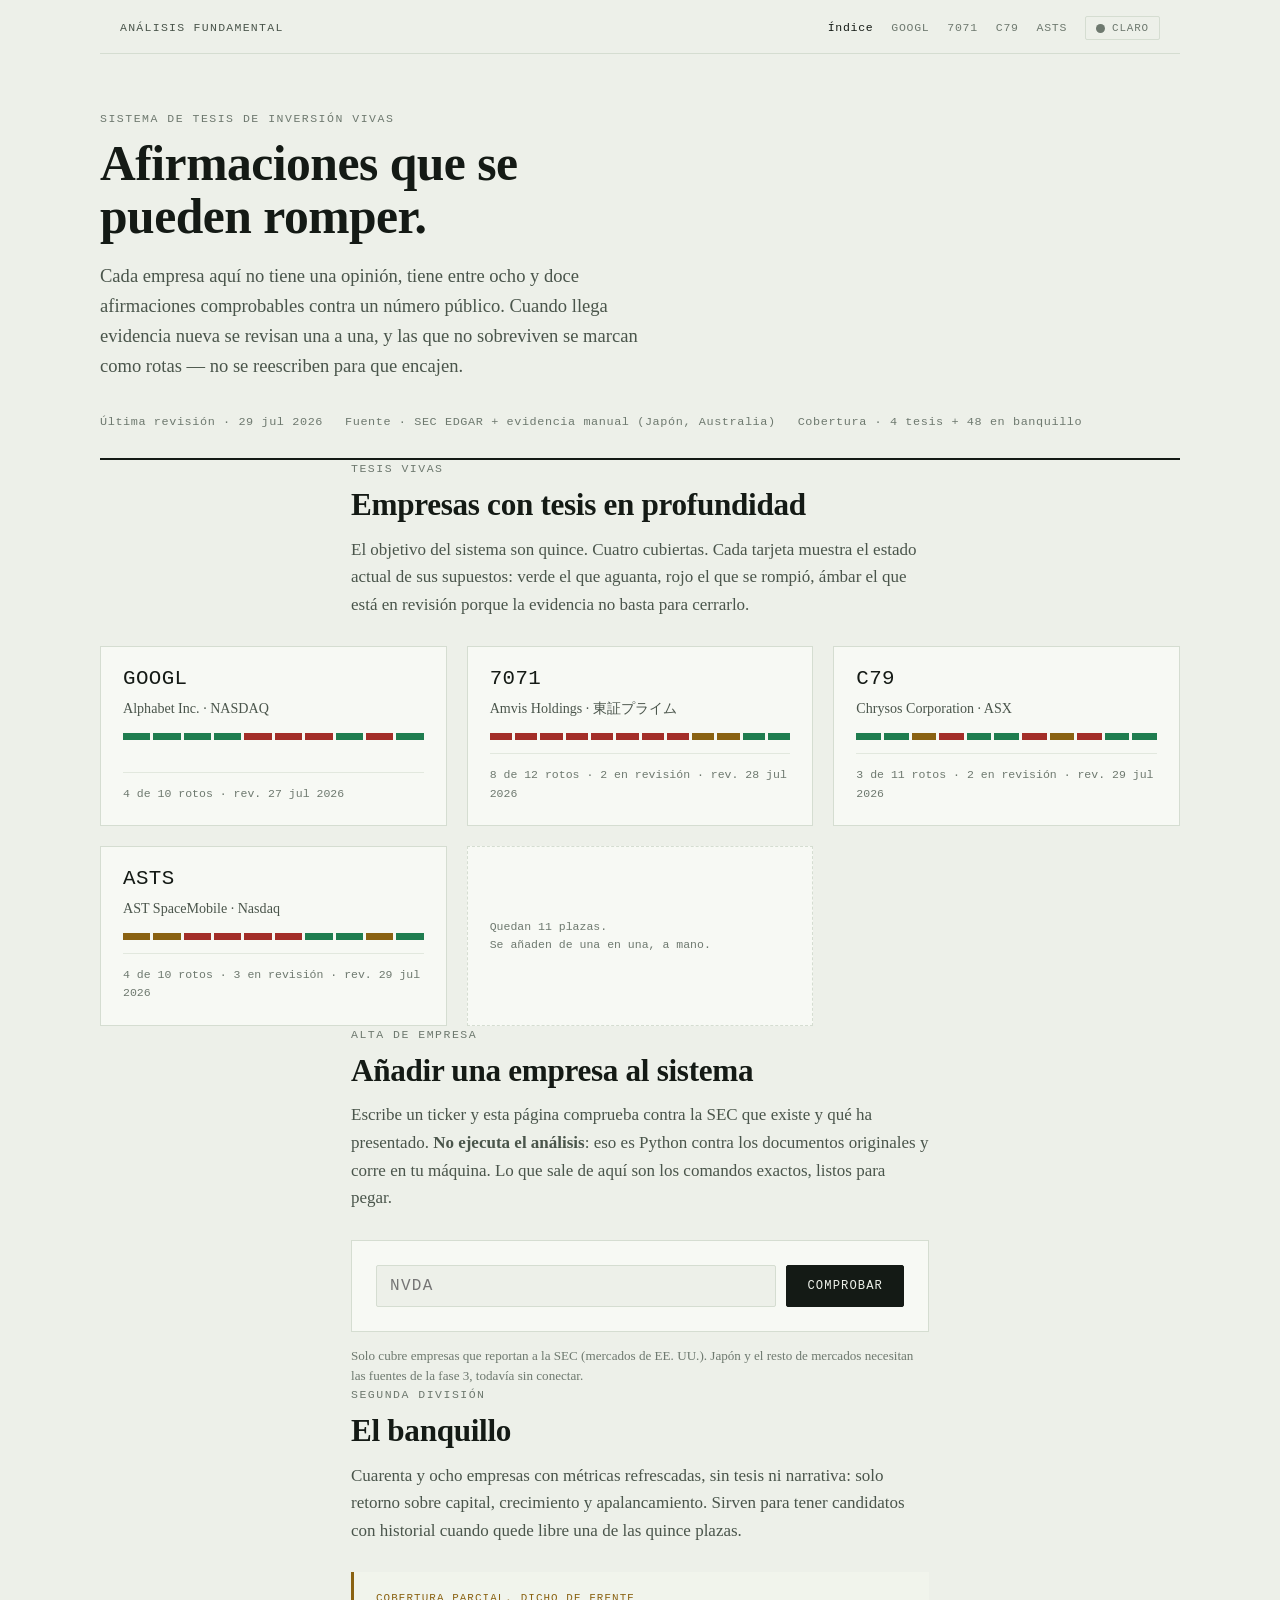
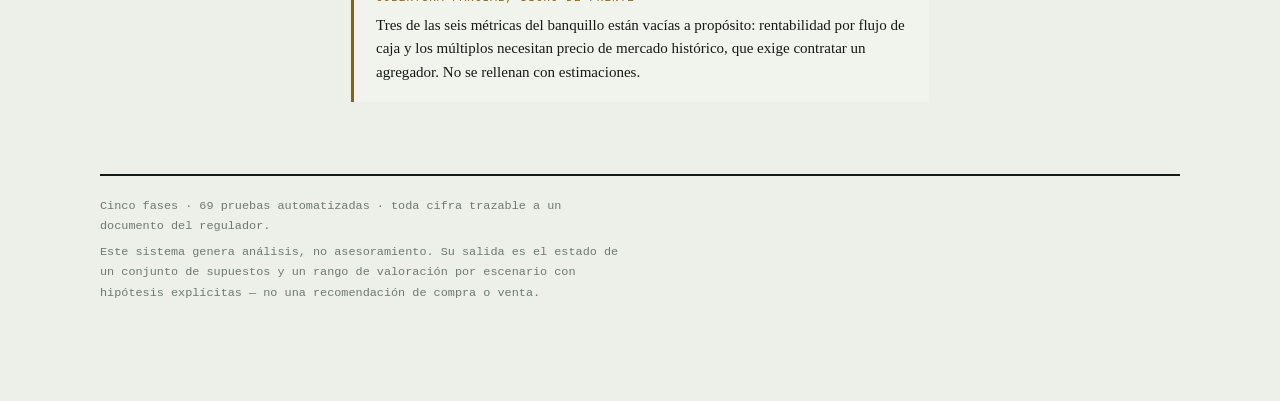
<file: index.html>
<!DOCTYPE html>
<html lang="es">
<head>
<meta charset="UTF-8" />
<meta name="viewport" content="width=device-width, initial-scale=1" />
<title>Análisis fundamental — tesis de inversión vivas</title>
<meta name="description" content="Sistema de tesis de inversión con supuestos falsables contra números públicos. Estado de cada empresa, valoración por escenarios y validación por backtest, con toda cifra trazable a un documento de la SEC." />
<meta name="author" content="Pedro Sánchez Ramírez" />
<meta name="color-scheme" content="light dark" />
<meta name="theme-color" content="#EDF0E9" media="(prefers-color-scheme: light)" />
<meta name="theme-color" content="#0E120F" media="(prefers-color-scheme: dark)" />
<link rel="canonical" href="https://analysis.pampaiter.com/" />
<meta property="og:type" content="website" />
<meta property="og:title" content="Análisis fundamental — tesis de inversión vivas" />
<meta property="og:description" content="Sistema de tesis de inversión con supuestos falsables contra números públicos. Estado de cada empresa, valoración por escenarios y validación por backtest, con toda cifra trazable a un documento de la SEC." />
<meta property="og:url" content="https://analysis.pampaiter.com/" />
<meta property="og:locale" content="es_ES" />
<meta name="twitter:card" content="summary" />
<meta name="twitter:title" content="Análisis fundamental — tesis de inversión vivas" />
<meta name="twitter:description" content="Sistema de tesis de inversión con supuestos falsables contra números públicos. Estado de cada empresa, valoración por escenarios y validación por backtest, con toda cifra trazable a un documento de la SEC." />
<link rel="stylesheet" href="assets/base.css" />
</head>
<body>
<div class="sitebar">
  <a class="brand" href="./">Análisis fundamental</a>
  <nav><a href="./" aria-current="page">Índice</a><a href="./googl/">GOOGL</a><a href="./7071/">7071</a><a href="./c79/">C79</a><a href="./asts/">ASTS</a><button class="theme-toggle" type="button" id="themeToggle" aria-label="Cambiar entre tema claro y oscuro"><i class="ic"></i><span id="themeLabel">Tema</span></button></nav>
</div>
<div class="page">

<div class="wide">
  <header class="masthead">
    <span class="eyebrow">Sistema de tesis de inversión vivas</span>
    <h1>Afirmaciones que se<br>pueden romper.</h1>
    <p class="lede">Cada empresa aquí no tiene una opinión, tiene entre ocho y doce afirmaciones comprobables contra un número público. Cuando llega evidencia nueva se revisan una a una, y las que no sobreviven se marcan como rotas — no se reescriben para que encajen.</p>
    <div class="dateline">
      <span>Última revisión · 29 jul 2026</span>
      <span>Fuente · SEC EDGAR + evidencia manual (Japón, Australia)</span>
      <span>Cobertura · 4 tesis + 48 en banquillo</span>
    </div>
  </header>
</div>

<section class="wide">
  <div class="col section-head">
    <span class="eyebrow">Tesis vivas</span>
    <h2>Empresas con tesis en profundidad</h2>
    <p>El objetivo del sistema son quince. Cuatro cubiertas. Cada tarjeta muestra el estado actual de sus supuestos: verde el que aguanta, rojo el que se rompió, ámbar el que está en revisión porque la evidencia no basta para cerrarlo.</p>
  </div>

  <div class="fichas">
    <a class="ficha" href="googl/">
      <span class="tk">GOOGL</span>
      <span class="nm">Alphabet Inc. · NASDAQ</span>
      <span class="barra" role="img" aria-label="6 supuestos vigentes de 10, 4 rotos">
        <i></i><i></i><i></i><i></i><i class="no"></i><i class="no"></i><i class="no"></i><i></i><i class="no"></i><i></i>
      </span>
      <span class="pie">4 de 10 rotos · rev. 27 jul 2026</span>
    </a>
    <a class="ficha" href="7071/">
      <span class="tk">7071</span>
      <span class="nm">Amvis Holdings · 東証プライム</span>
      <span class="barra" role="img" aria-label="2 supuestos vigentes de 12, 8 rotos y 2 en revisión">
        <i class="no"></i><i class="no"></i><i class="no"></i><i class="no"></i><i class="no"></i><i class="no"></i><i class="no"></i><i class="no"></i><i class="rev"></i><i class="rev"></i><i></i><i></i>
      </span>
      <span class="pie">8 de 12 rotos · 2 en revisión · rev. 28 jul 2026</span>
    </a>
    <a class="ficha" href="c79/">
      <span class="tk">C79</span>
      <span class="nm">Chrysos Corporation · ASX</span>
      <span class="barra" role="img" aria-label="6 supuestos vigentes de 11, 3 rotos y 2 en revisión">
        <i></i><i></i><i class="rev"></i><i class="no"></i><i></i><i></i><i class="no"></i><i class="rev"></i><i class="no"></i><i></i><i></i>
      </span>
      <span class="pie">3 de 11 rotos · 2 en revisión · rev. 29 jul 2026</span>
    </a>
    <a class="ficha" href="asts/">
      <span class="tk">ASTS</span>
      <span class="nm">AST SpaceMobile · Nasdaq</span>
      <span class="barra" role="img" aria-label="3 supuestos vigentes de 10, 4 rotos y 3 en revisión">
        <i class="rev"></i><i class="rev"></i><i class="no"></i><i class="no"></i><i class="no"></i><i class="no"></i><i></i><i></i><i class="rev"></i><i></i>
      </span>
      <span class="pie">4 de 10 rotos · 3 en revisión · rev. 29 jul 2026</span>
    </a>
    <div class="ficha vacia">
      <span class="pie" style="border:0;padding:0;margin:0">Quedan 11 plazas.<br>Se añaden de una en una, a mano.</span>
    </div>
  </div>
</section>

<section class="wide">
  <div class="col section-head">
    <span class="eyebrow">Alta de empresa</span>
    <h2>Añadir una empresa al sistema</h2>
    <p>Escribe un ticker y esta página comprueba contra la SEC que existe y qué ha presentado. <strong>No ejecuta el análisis</strong>: eso es Python contra los documentos originales y corre en tu máquina. Lo que sale de aquí son los comandos exactos, listos para pegar.</p>
  </div>

  <div class="col">
    <div class="alta">
      <form id="formAlta" autocomplete="off">
        <div class="fila">
          <label for="ticker" class="sr-only" style="position:absolute;width:1px;height:1px;overflow:hidden;clip:rect(0 0 0 0)">Ticker</label>
          <input type="text" id="ticker" name="ticker" placeholder="NVDA" maxlength="12" spellcheck="false" />
          <button type="submit" id="btnAlta">Comprobar</button>
        </div>
      </form>
      <div class="res" id="resultado" aria-live="polite"></div>
    </div>
    <p style="font-size:0.82rem;color:var(--muted);margin-top:14px;line-height:1.55">
      Solo cubre empresas que reportan a la SEC (mercados de EE.&nbsp;UU.). Japón y el resto de mercados necesitan las fuentes de la fase 3, todavía sin conectar.
    </p>
  </div>
</section>

<section class="wide">
  <div class="col section-head">
    <span class="eyebrow">Segunda división</span>
    <h2>El banquillo</h2>
    <p>Cuarenta y ocho empresas con métricas refrescadas, sin tesis ni narrativa: solo retorno sobre capital, crecimiento y apalancamiento. Sirven para tener candidatos con historial cuando quede libre una de las quince plazas.</p>
  </div>
  <div class="col">
    <div class="callout">
      <span class="lbl">Cobertura parcial, dicho de frente</span>
      <p style="margin:0">Tres de las seis métricas del banquillo están vacías a propósito: rentabilidad por flujo de caja y los múltiplos necesitan precio de mercado histórico, que exige contratar un agregador. No se rellenan con estimaciones.</p>
    </div>
  </div>
</section>

<div class="wide">
  <div class="col foot">
    <p style="margin:0 0 6px">Cinco fases · 69 pruebas automatizadas · toda cifra trazable a un documento del regulador.</p>
    <p style="margin:0">Este sistema genera análisis, no asesoramiento. Su salida es el estado de un conjunto de supuestos y un rango de valoración por escenario con hipótesis explícitas — no una recomendación de compra o venta.</p>
  </div>
</div>

</div>

<div id="tip" role="status" aria-live="polite"></div>

<script src="assets/app.js"></script>
<script>
(function () {
  var form = document.getElementById('formAlta'),
      input = document.getElementById('ticker'),
      btn = document.getElementById('btnAlta'),
      res = document.getElementById('resultado'),
      mapa = null;

  function esc(s) {
    return String(s == null ? '' : s).replace(/[&<>"']/g, function (c) {
      return { '&': '&amp;', '<': '&lt;', '>': '&gt;', '"': '&quot;', "'": '&#39;' }[c];
    });
  }

  function cargarMapa() {
    if (mapa) return Promise.resolve(mapa);
    return fetch('assets/tickers.json')
      .then(function (r) { if (!r.ok) throw new Error('mapa'); return r.json(); })
      .then(function (j) { mapa = j; return j; });
  }

  // El filing mas reciente de cada formulario, leyendo las columnas paralelas
  // que devuelve SEC EDGAR en filings.recent.
  function ultimos(sub) {
    var r = (sub.filings && sub.filings.recent) || {}, out = {};
    var f = r.form || [], d = r.filingDate || [];
    for (var i = 0; i < f.length; i++) {
      if (!out[f[i]]) out[f[i]] = d[i];
    }
    return out;
  }

  function comandos(tk, sub) {
    var nombre = (sub.name || '').replace(/"/g, "'");
    var mercado = (sub.exchanges && sub.exchanges.length) ? sub.exchanges.join(', ') : 'EE. UU.';
    var sector = (sub.sicDescription || '').replace(/"/g, "'");
    return '' +
      '<span class="c"># 1 · carpeta y ficha de identidad</span>\n' +
      'cd analisis-fundamental\n' +
      'mkdir -p empresas/' + tk + '/evidencia\n' +
      "cat > empresas/" + tk + "/identidad.yaml <<'YAML'\n" +
      'empresa: ' + nombre + '\n' +
      'ticker: ' + tk + '\n' +
      'mercado: "' + mercado + '"\n' +
      'sector: "' + sector + '"\n' +
      'moneda_reporte: USD\n' +
      'norma_contable: US GAAP\n' +
      'YAML\n\n' +
      '<span class="c"># 2 · descargar la evidencia desde SEC EDGAR</span>\n' +
      'export SEC_EDGAR_USER_AGENT="Nombre Apellido tu@email.com"\n' +
      'python -m ingesta.actualizar ' + tk + ' --fetch\n\n' +
      '<span class="c"># 3 · la tesis y los supuestos se escriben a mano.</span>\n' +
      '<span class="c">#     Este paso no se delega: es donde se define si hay criterio.</span>';
  }

  function pinta(tk, sub) {
    var u = ultimos(sub),
        tiene10K = u['10-K'], tiene10Q = u['10-Q'];
    var meta = [];
    if (sub.sicDescription) meta.push('Sector · ' + esc(sub.sicDescription));
    if (sub.exchanges && sub.exchanges.length) meta.push('Mercado · ' + esc(sub.exchanges.join(', ')));
    meta.push('CIK · ' + esc(sub.cik));
    var filings = [];
    ['10-K', '10-Q', '8-K', 'DEF 14A'].forEach(function (f) {
      if (u[f]) filings.push(f + ' ' + u[f]);
    });

    var aviso = '';
    if (!tiene10K && !tiene10Q) {
      aviso = '<p class="aviso" style="margin:10px 0 0">Sin 10-K ni 10-Q recientes. Puede ser un emisor extranjero (20-F) o un fondo, y el motor está pensado para empresas que reportan en US GAAP.</p>';
    }

    res.innerHTML =
      '<div class="cab"><span class="t">' + esc(tk) + '</span><span>' + esc(sub.name || '') + '</span></div>' +
      '<div class="meta">' + meta.join(' &nbsp;·&nbsp; ') + '</div>' +
      (filings.length ? '<div class="meta">Último de cada tipo &nbsp;·&nbsp; ' + esc(filings.join('  ·  ')) + '</div>' : '') +
      aviso +
      '<div class="cmd"><button class="copiar" type="button">Copiar</button><pre>' + comandos(tk, sub) + '</pre></div>';

    var bc = res.querySelector('.copiar');
    bc.addEventListener('click', function () {
      var txt = res.querySelector('.cmd pre').innerText;
      navigator.clipboard.writeText(txt).then(function () {
        bc.textContent = 'Copiado';
        setTimeout(function () { bc.textContent = 'Copiar'; }, 1600);
      }, function () { bc.textContent = 'No se pudo'; });
    });
  }

  form.addEventListener('submit', function (e) {
    e.preventDefault();
    var tk = (input.value || '').trim().toUpperCase();
    if (!tk) return;
    btn.disabled = true;
    res.innerHTML = '<div class="meta">Consultando SEC EDGAR…</div>';

    cargarMapa()
      .then(function (m) {
        var cik = m[tk];
        if (!cik) throw { tipo: 'noexiste' };
        var pad = String(cik).padStart(10, '0');
        return fetch('https://data.sec.gov/submissions/CIK' + pad + '.json');
      })
      .then(function (r) { if (!r.ok) throw { tipo: 'sec', st: r.status }; return r.json(); })
      .then(function (sub) { pinta(tk, sub); })
      .catch(function (err) {
        if (err && err.tipo === 'noexiste') {
          res.innerHTML = '<p class="err" style="margin:0">No hay ninguna empresa con el ticker <strong>' + esc(tk) + '</strong> registrada en la SEC. Comprueba la grafía; solo cubre mercados de EE.&nbsp;UU.</p>';
        } else if (err && err.tipo === 'sec') {
          res.innerHTML = '<p class="err" style="margin:0">La SEC respondió con un error (' + esc(err.st) + '). Vuelve a intentarlo en unos segundos.</p>';
        } else {
          res.innerHTML = '<p class="err" style="margin:0">No se pudo contactar con SEC EDGAR. Puede ser un corte de red o un bloqueo del navegador.</p>';
        }
      })
      .then(function () { btn.disabled = false; });
  });
})();
</script>
</body>
</html>
</file>
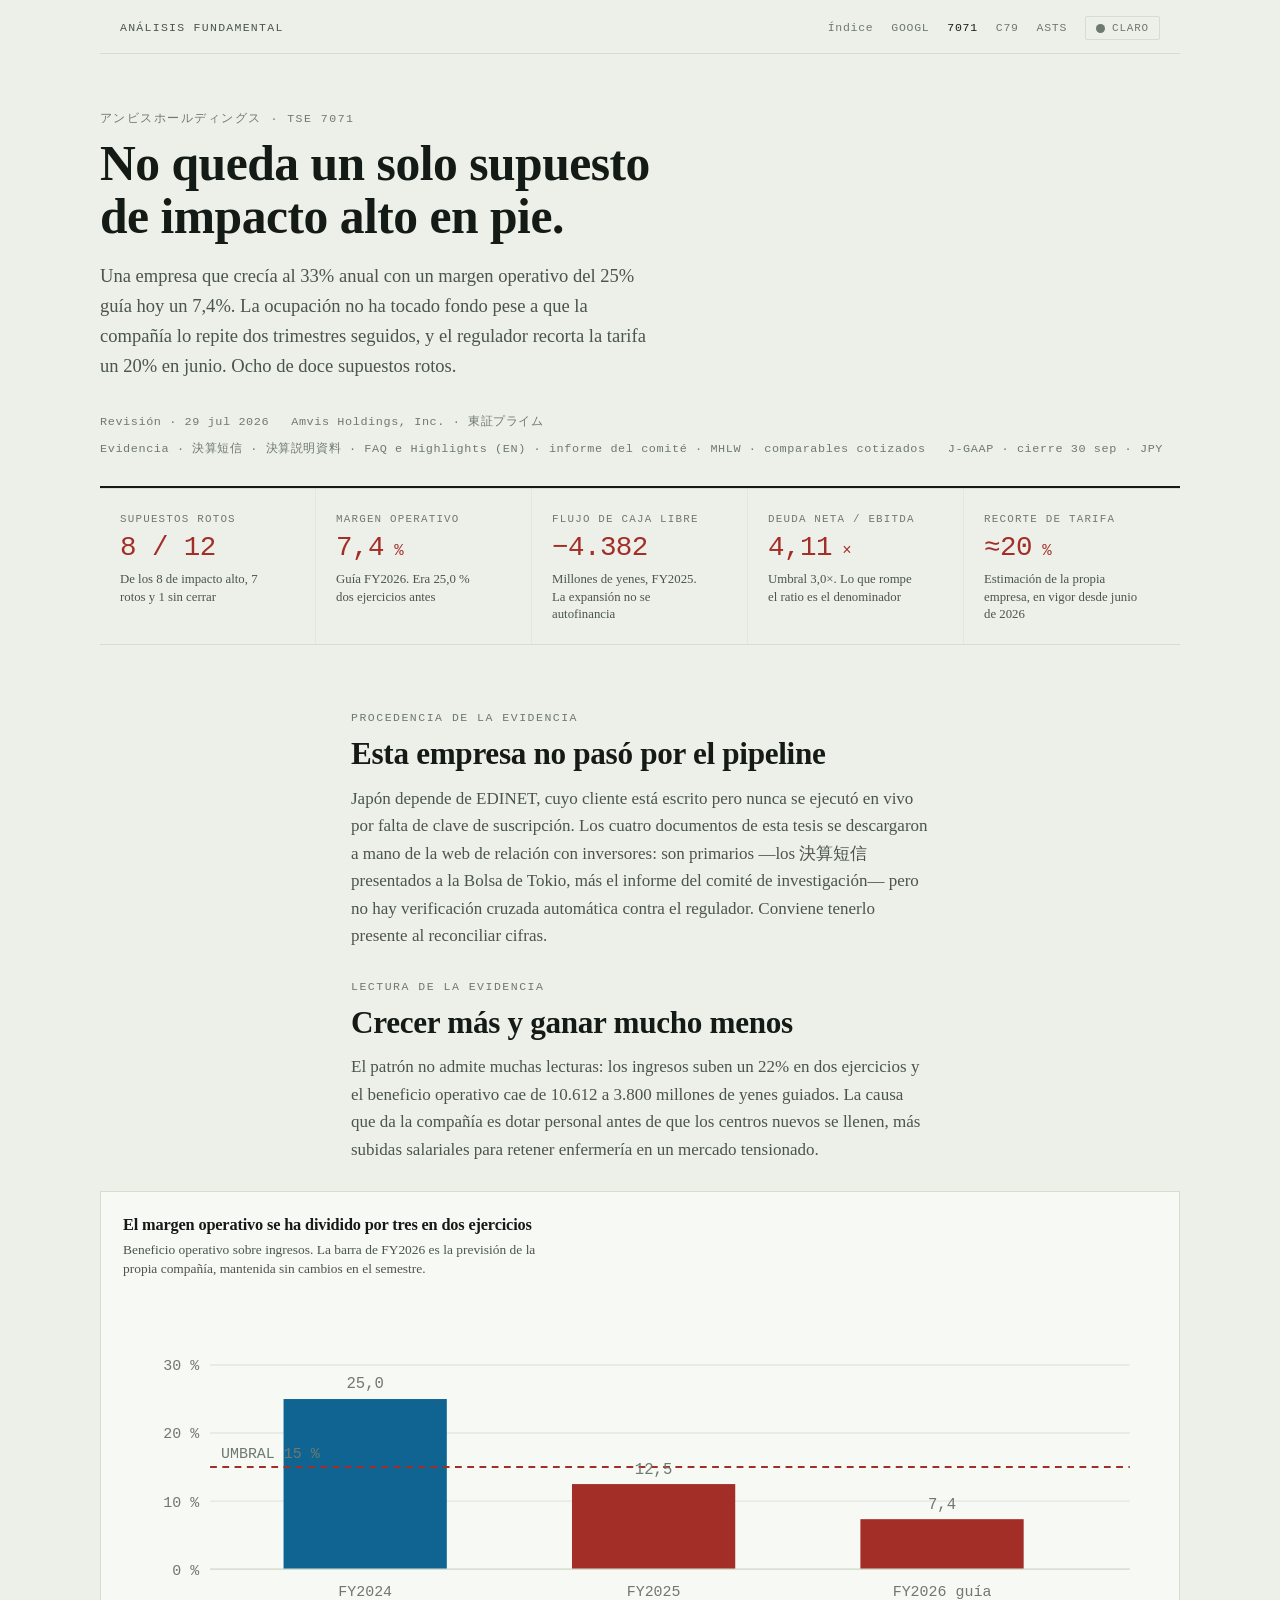
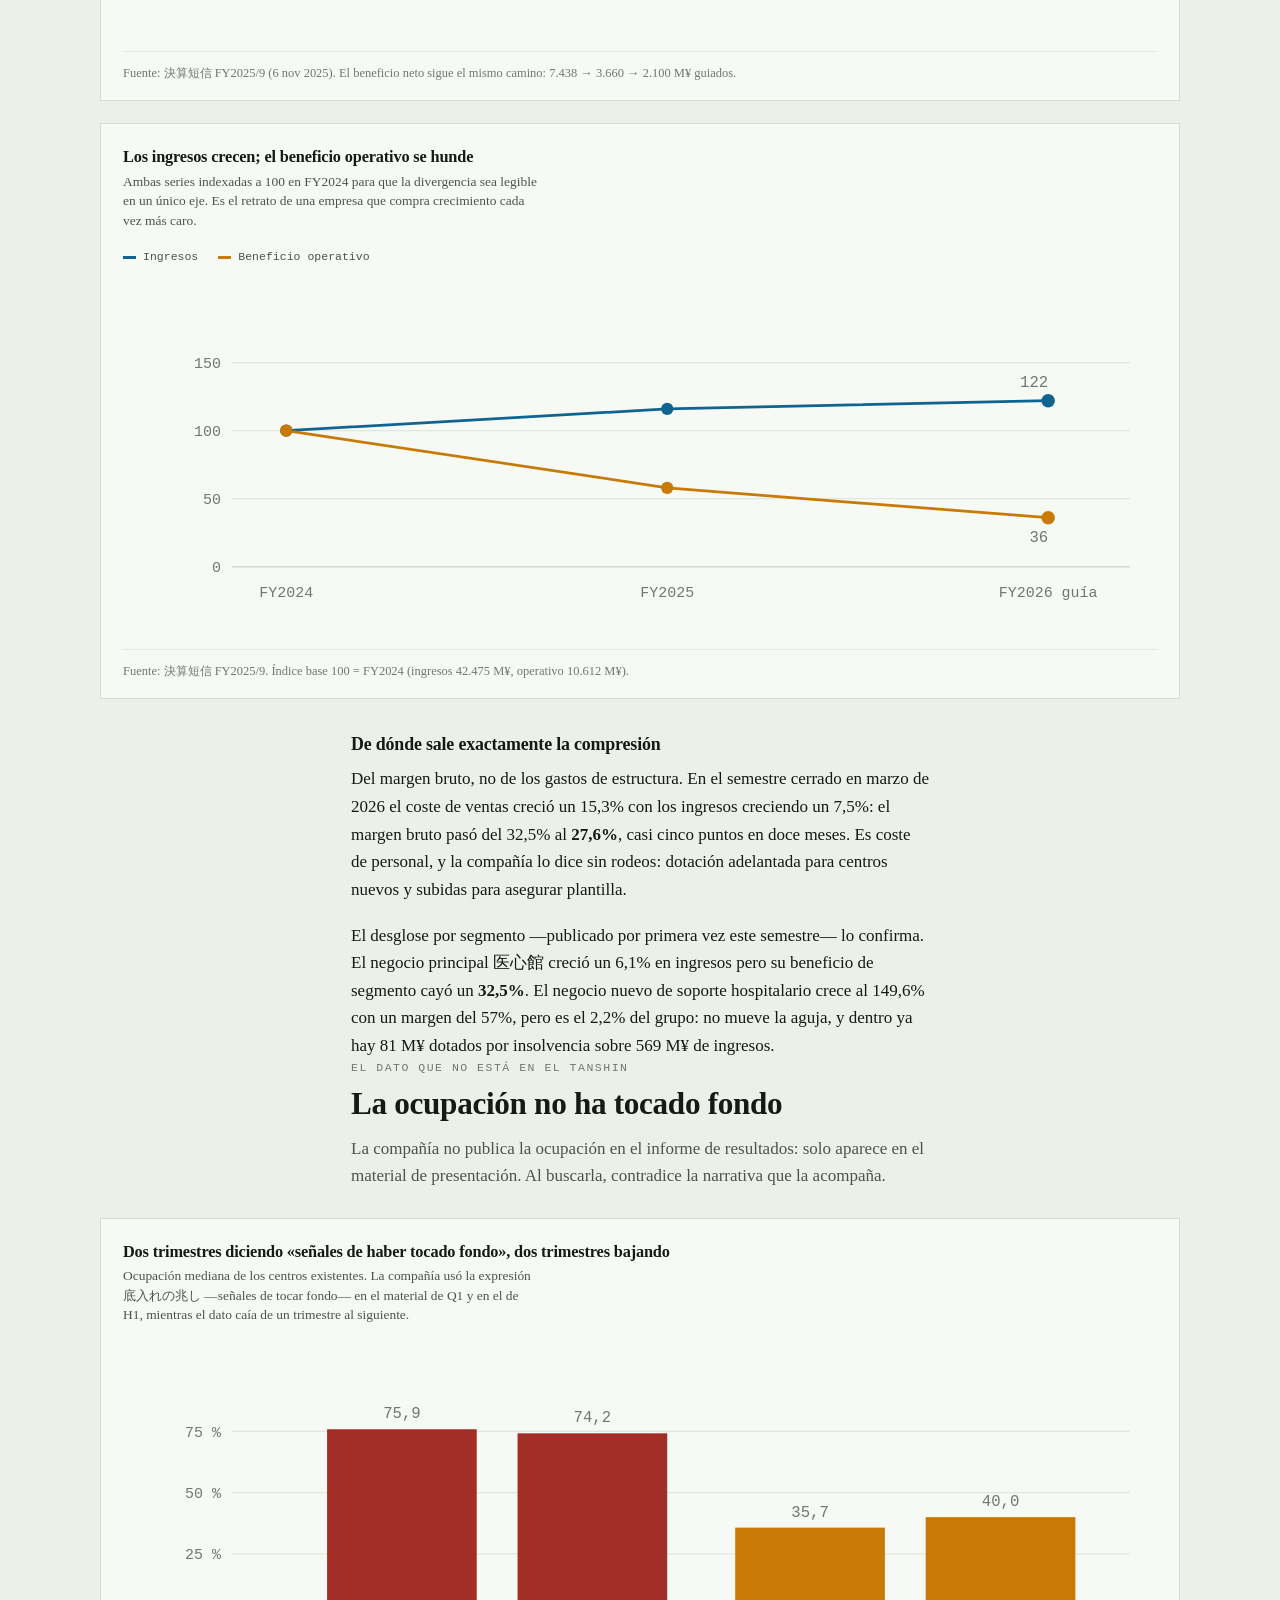
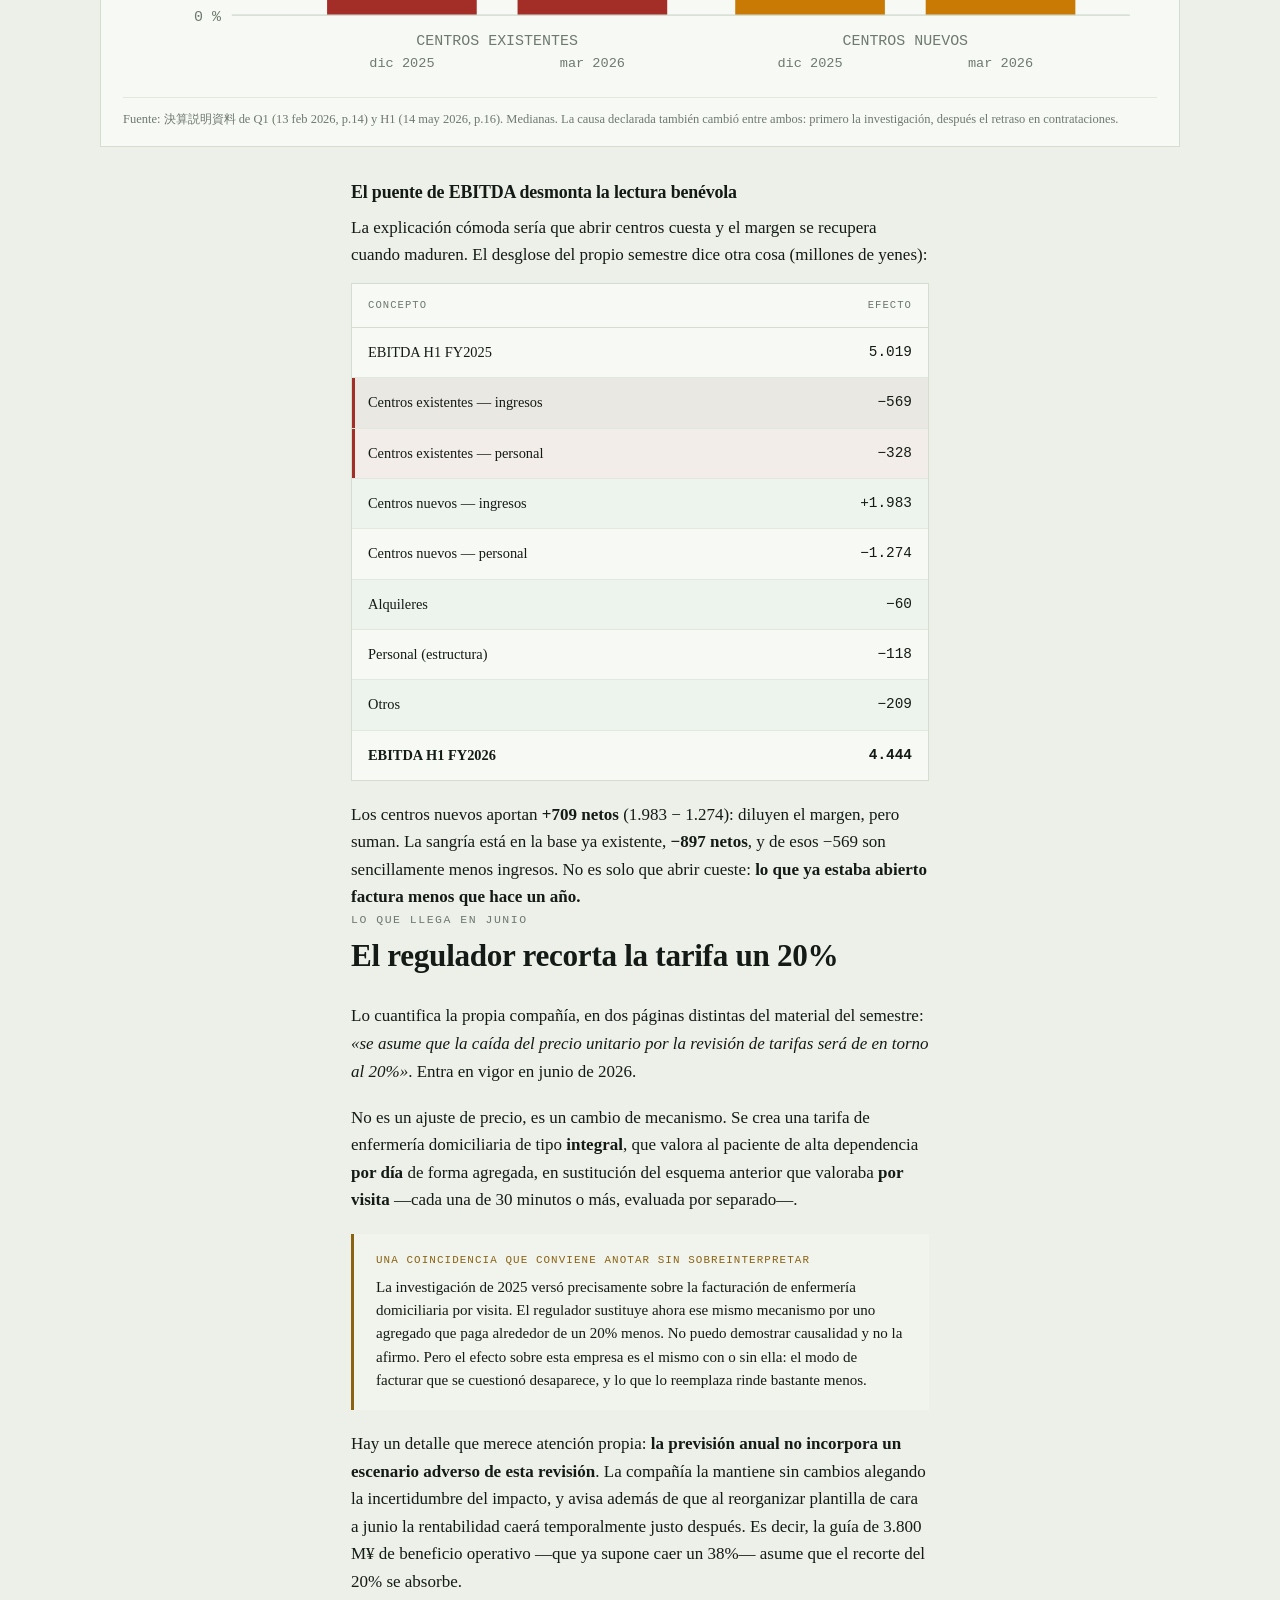
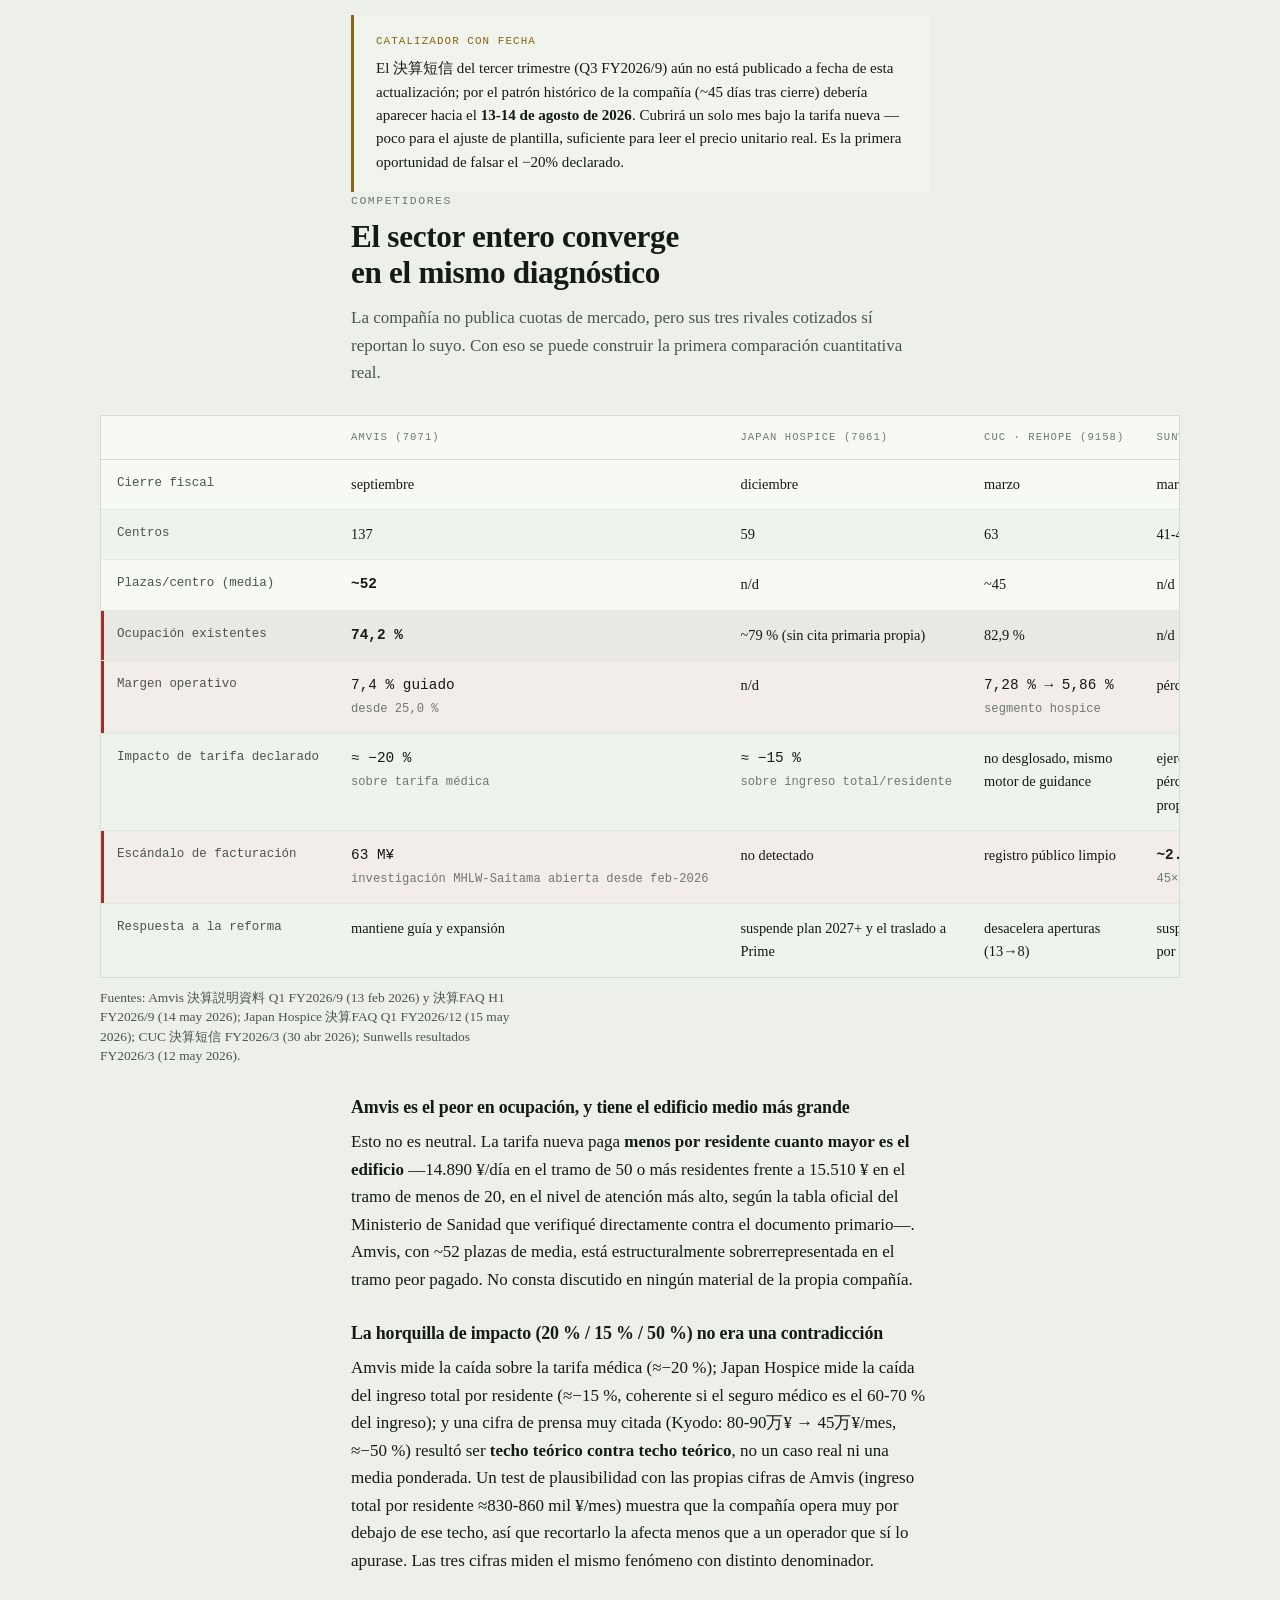
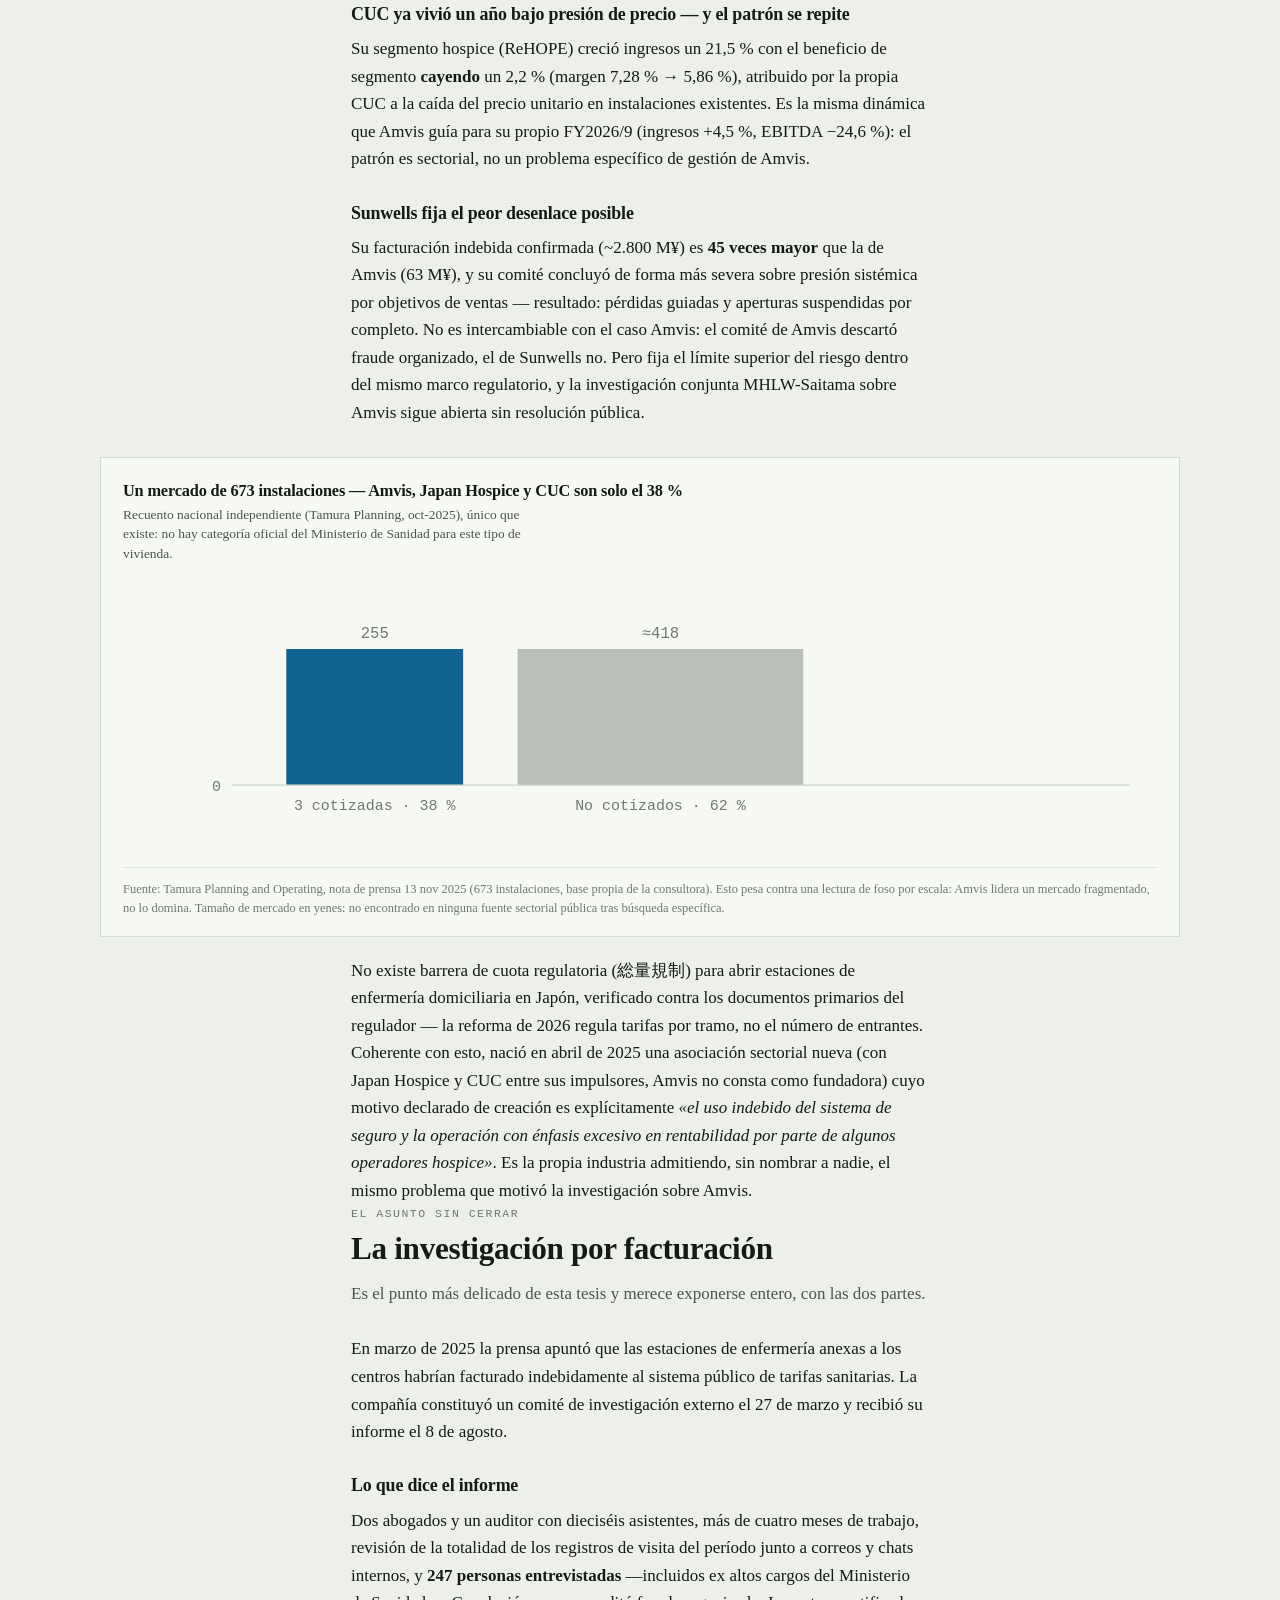
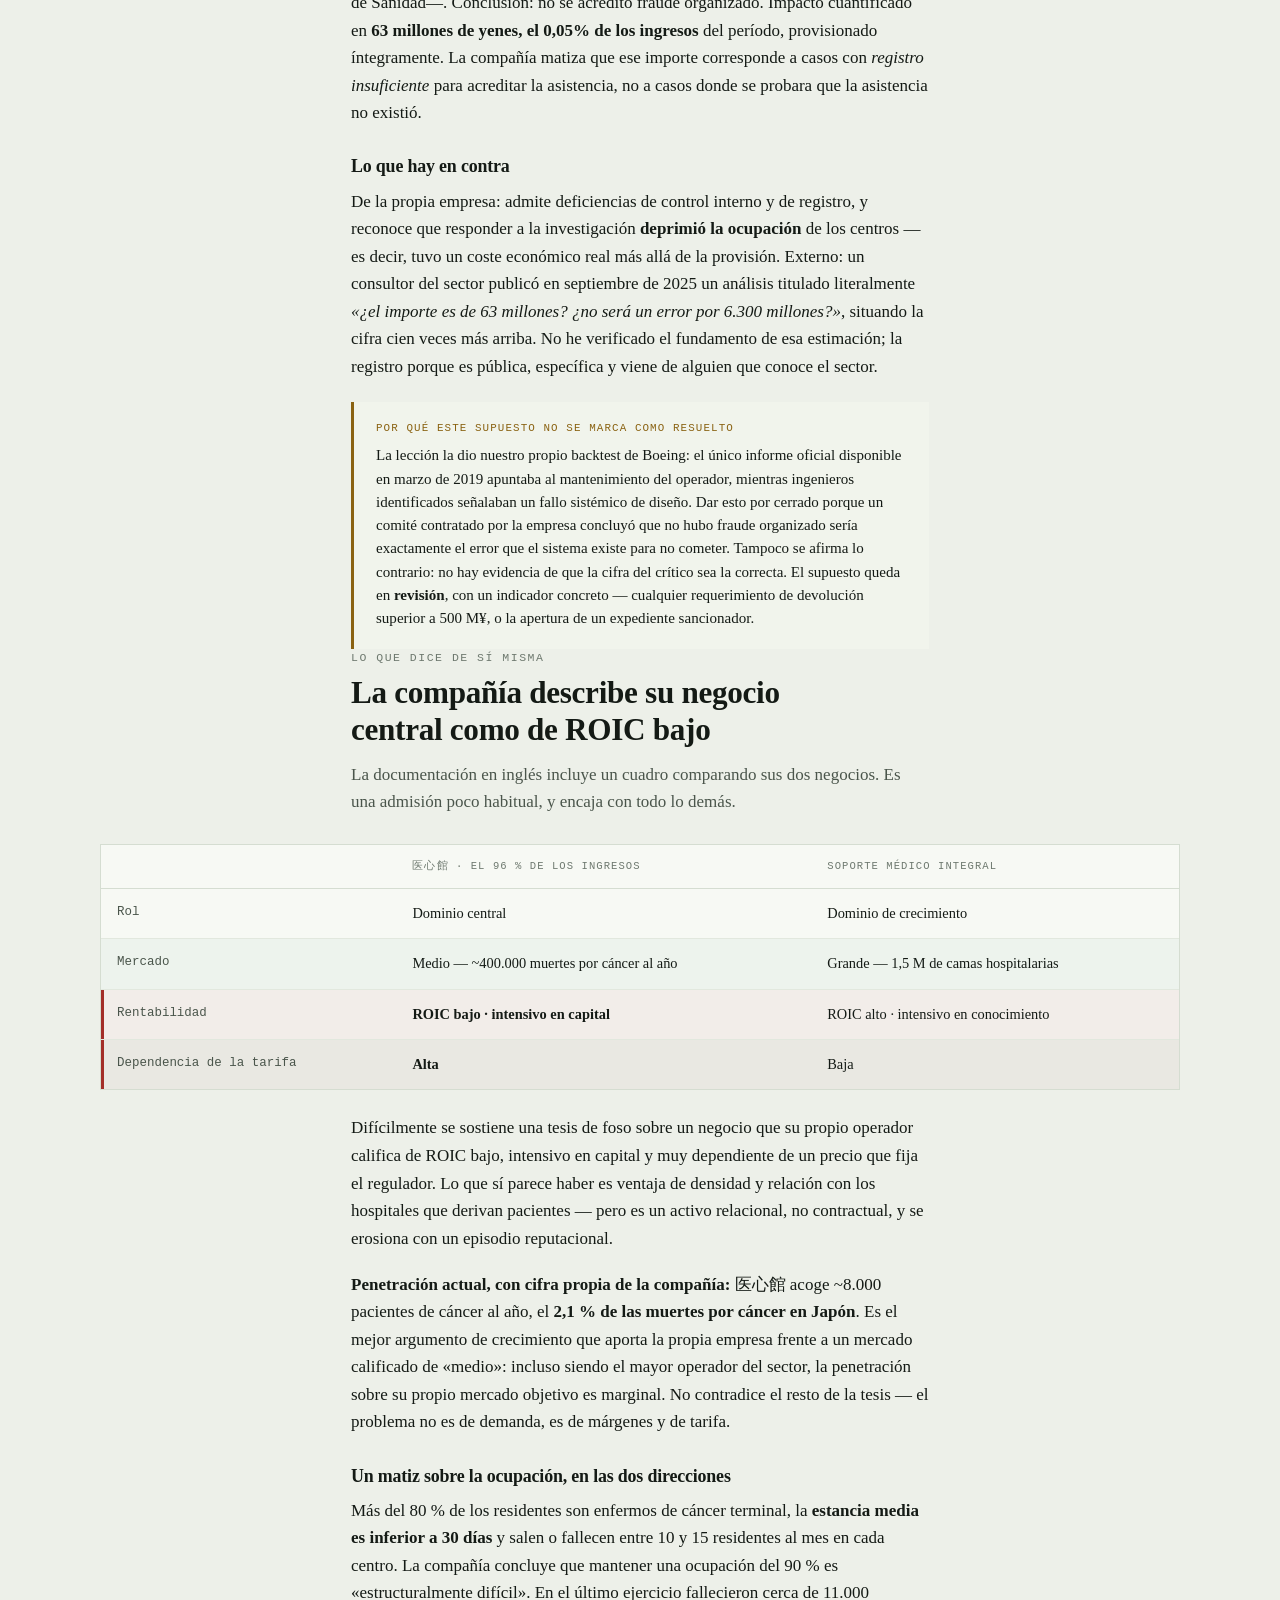
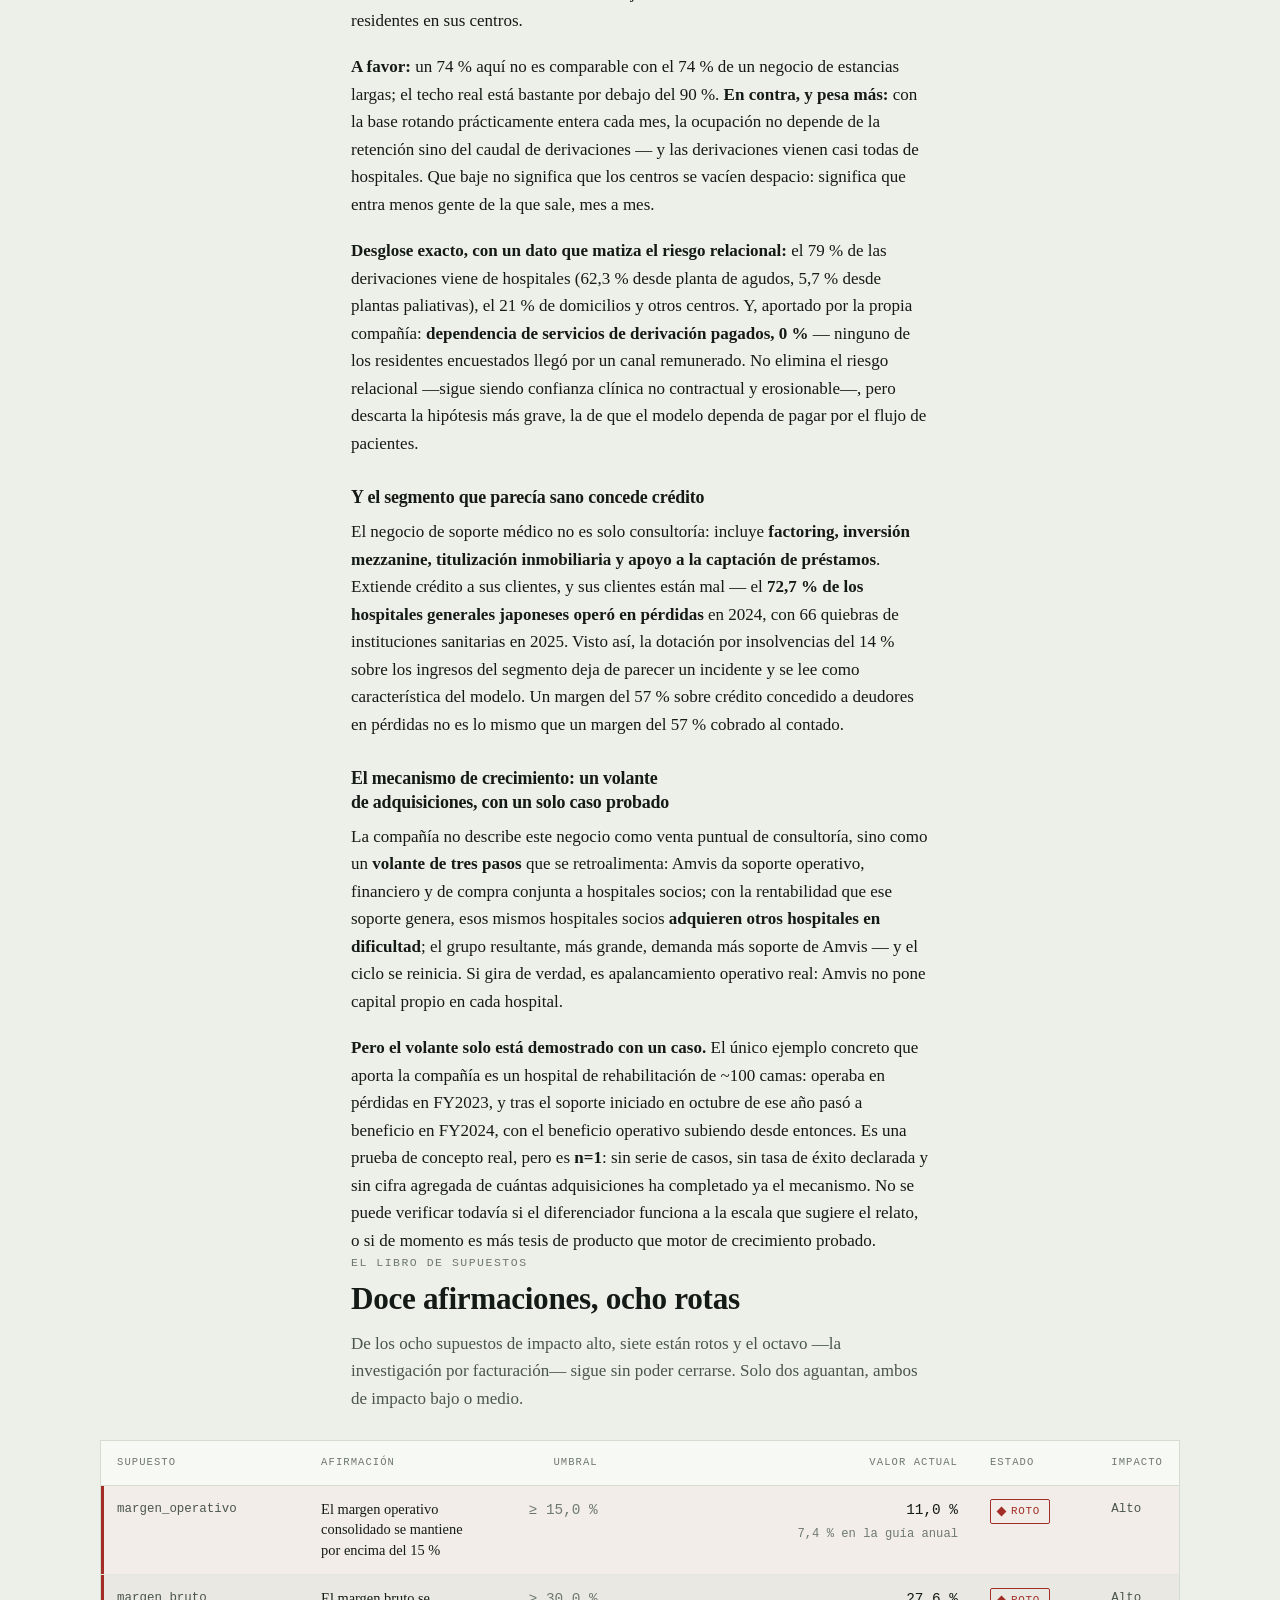
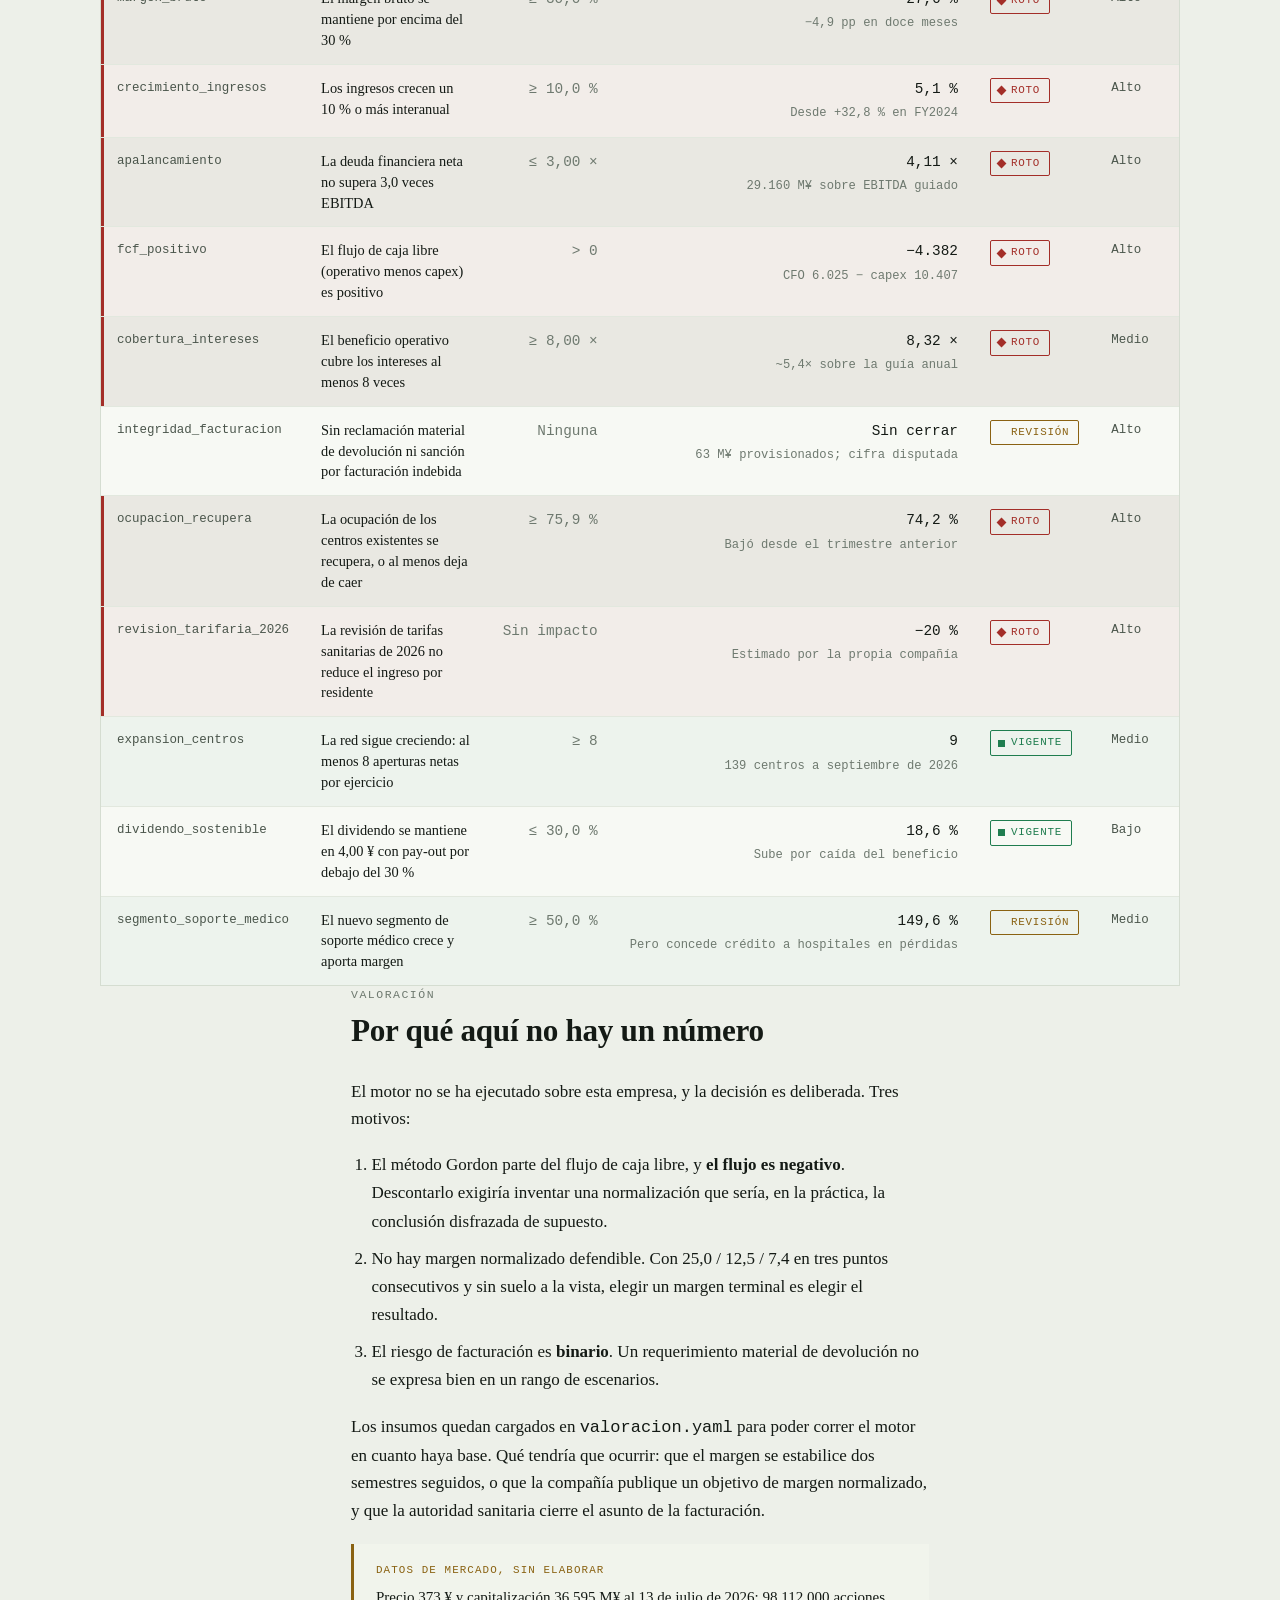
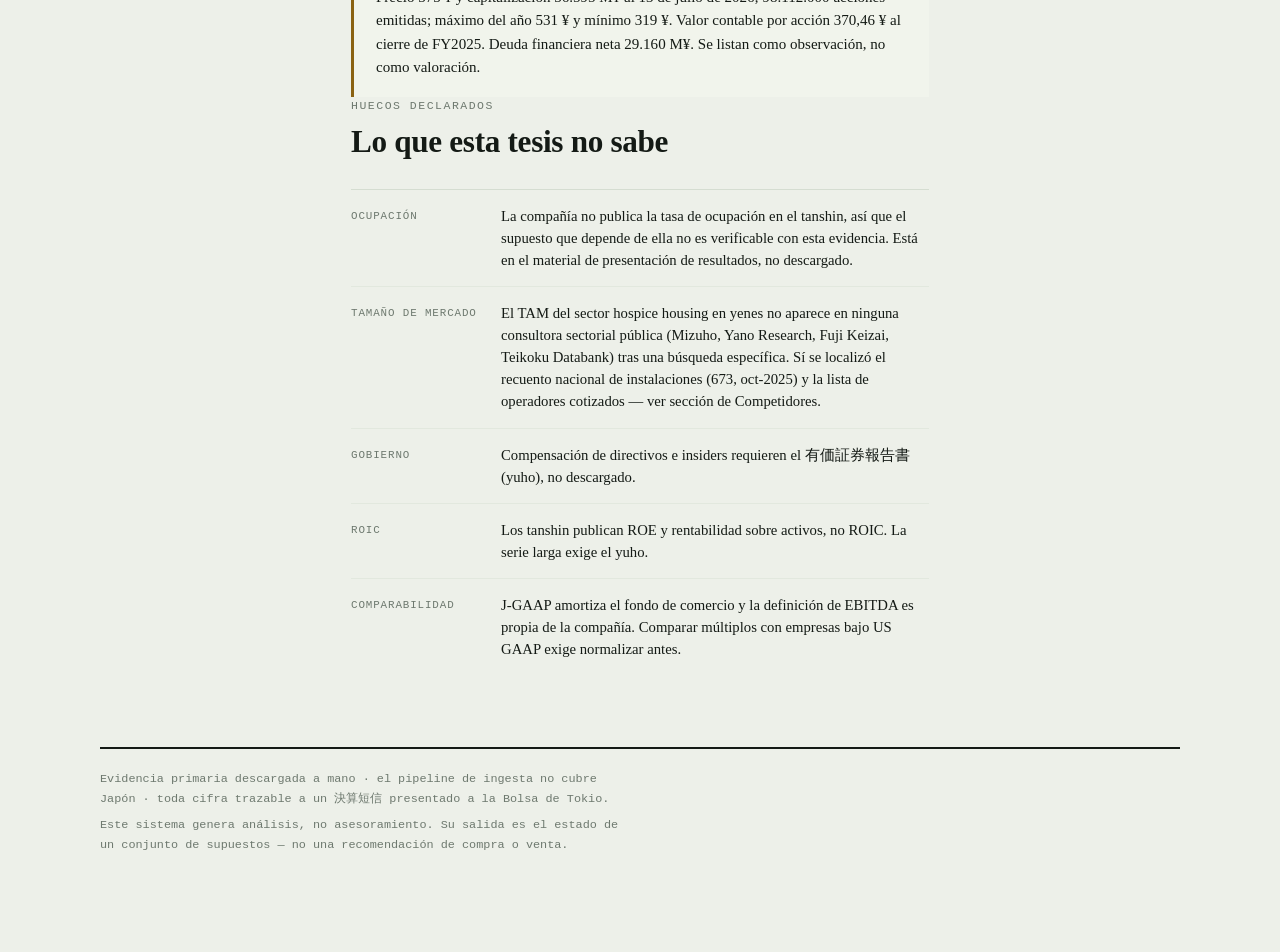
<file: 7071/index.html>
<!DOCTYPE html>
<html lang="es">
<head>
<meta charset="UTF-8" />
<meta name="viewport" content="width=device-width, initial-scale=1" />
<title>7071 Amvis Holdings — estado de la tesis | Análisis fundamental</title>
<meta name="description" content="Doce supuestos falsables sobre Amvis Holdings (TSE 7071), seis rotos. Margen operativo del 25% al 7,4% guiado, flujo de caja libre negativo y una investigación por facturación sanitaria sin cerrar." />
<meta name="author" content="Pedro Sánchez Ramírez" />
<meta name="color-scheme" content="light dark" />
<meta name="theme-color" content="#EDF0E9" media="(prefers-color-scheme: light)" />
<meta name="theme-color" content="#0E120F" media="(prefers-color-scheme: dark)" />
<link rel="canonical" href="https://analysis.pampaiter.com/7071/" />
<meta property="og:type" content="website" />
<meta property="og:title" content="7071 Amvis Holdings — estado de la tesis | Análisis fundamental" />
<meta property="og:description" content="Doce supuestos falsables sobre Amvis Holdings (TSE 7071), seis rotos. Margen operativo del 25% al 7,4% guiado, flujo de caja libre negativo y una investigación por facturación sanitaria sin cerrar." />
<meta property="og:url" content="https://analysis.pampaiter.com/7071/" />
<meta property="og:locale" content="es_ES" />
<meta name="twitter:card" content="summary" />
<meta name="twitter:title" content="7071 Amvis Holdings — estado de la tesis | Análisis fundamental" />
<meta name="twitter:description" content="Doce supuestos falsables sobre Amvis Holdings (TSE 7071), seis rotos. Margen operativo del 25% al 7,4% guiado, flujo de caja libre negativo y una investigación por facturación sanitaria sin cerrar." />
<link rel="stylesheet" href="../assets/base.css" />
</head>
<body>
<div class="sitebar">
  <a class="brand" href="../">Análisis fundamental</a>
  <nav><a href="../">Índice</a><a href="../googl/">GOOGL</a><a href="../7071/" aria-current="page">7071</a><a href="../c79/">C79</a><a href="../asts/">ASTS</a><button class="theme-toggle" type="button" id="themeToggle" aria-label="Cambiar entre tema claro y oscuro"><i class="ic"></i><span id="themeLabel">Tema</span></button></nav>
</div>
<div class="page">

<div class="wide">
  <header class="masthead">
    <span class="eyebrow">アンビスホールディングス · TSE 7071</span>
    <h1>No queda un solo supuesto<br>de impacto alto en pie.</h1>
    <p class="lede">Una empresa que crecía al 33% anual con un margen operativo del 25% guía hoy un 7,4%. La ocupación no ha tocado fondo pese a que la compañía lo repite dos trimestres seguidos, y el regulador recorta la tarifa un 20% en junio. Ocho de doce supuestos rotos.</p>
    <div class="dateline">
      <span>Revisión · 29 jul 2026</span>
      <span>Amvis Holdings, Inc. · 東証プライム</span>
      <span>Evidencia · 決算短信 · 決算説明資料 · FAQ e Highlights (EN) · informe del comité · MHLW · comparables cotizados</span>
      <span>J-GAAP · cierre 30 sep · JPY</span>
    </div>
  </header>
</div>

<div class="wide">
  <div class="state-strip">
    <div class="state-cell">
      <span class="k">Supuestos rotos</span>
      <span class="v num is-broken">8 / 12</span>
      <span class="sub">De los 8 de impacto alto, 7 rotos y 1 sin cerrar</span>
    </div>
    <div class="state-cell">
      <span class="k">Margen operativo</span>
      <span class="v num is-broken">7,4<span class="u"> %</span></span>
      <span class="sub">Guía FY2026. Era 25,0 % dos ejercicios antes</span>
    </div>
    <div class="state-cell">
      <span class="k">Flujo de caja libre</span>
      <span class="v num is-broken">−4.382</span>
      <span class="sub">Millones de yenes, FY2025. La expansión no se autofinancia</span>
    </div>
    <div class="state-cell">
      <span class="k">Deuda neta / EBITDA</span>
      <span class="v num is-broken">4,11<span class="u"> ×</span></span>
      <span class="sub">Umbral 3,0×. Lo que rompe el ratio es el denominador</span>
    </div>
    <div class="state-cell">
      <span class="k">Recorte de tarifa</span>
      <span class="v num is-broken">≈20<span class="u"> %</span></span>
      <span class="sub">Estimación de la propia empresa, en vigor desde junio de 2026</span>
    </div>
  </div>
</div>

<section class="wide">
  <div class="col section-head">
    <span class="eyebrow">Procedencia de la evidencia</span>
    <h2>Esta empresa no pasó por el pipeline</h2>
    <p>Japón depende de EDINET, cuyo cliente está escrito pero nunca se ejecutó en vivo por falta de clave de suscripción. Los cuatro documentos de esta tesis se descargaron a mano de la web de relación con inversores: son primarios —los 決算短信 presentados a la Bolsa de Tokio, más el informe del comité de investigación— pero no hay verificación cruzada automática contra el regulador. Conviene tenerlo presente al reconciliar cifras.</p>
  </div>
</section>

<section class="wide">
  <div class="col section-head">
    <span class="eyebrow">Lectura de la evidencia</span>
    <h2>Crecer más y ganar mucho menos</h2>
    <p>El patrón no admite muchas lecturas: los ingresos suben un 22% en dos ejercicios y el beneficio operativo cae de 10.612 a 3.800 millones de yenes guiados. La causa que da la compañía es dotar personal antes de que los centros nuevos se llenen, más subidas salariales para retener enfermería en un mercado tensionado.</p>
  </div>

  <figure class="chart-card">
    <h3 class="chart-title">El margen operativo se ha dividido por tres en dos ejercicios</h3>
    <p class="chart-sub">Beneficio operativo sobre ingresos. La barra de FY2026 es la previsión de la propia compañía, mantenida sin cambios en el semestre.</p>
    <div class="chart-scroll">
      <svg class="chart" viewBox="0 0 760 250" role="img" aria-label="Margen operativo: 25,0% en FY2024, 12,5% en FY2025 y 7,4% guiado para FY2026.">
        <line class="gridline" x1="64" y1="200" x2="740" y2="200"/>
        <line class="gridline" x1="64" y1="150" x2="740" y2="150"/>
        <line class="gridline" x1="64" y1="100" x2="740" y2="100"/>
        <line class="gridline" x1="64" y1="50" x2="740" y2="50"/>
        <text x="56" y="204" text-anchor="end">0 %</text>
        <text x="56" y="154" text-anchor="end">10 %</text>
        <text x="56" y="104" text-anchor="end">20 %</text>
        <text x="56" y="54" text-anchor="end">30 %</text>

        <rect class="hit" x="118" y="75" width="120" height="125" fill="var(--s1)" data-k="FY2024/9" data-v="25,0 % · operativo 10.612 M¥ sobre 42.475 M¥"/>
        <rect class="hit" x="330" y="137.5" width="120" height="62.5" fill="var(--broken)" data-k="FY2025/9" data-v="12,5 % · operativo 6.162 M¥ sobre 49.174 M¥"/>
        <rect class="hit" x="542" y="163.3" width="120" height="36.7" fill="var(--broken)" data-k="FY2026/9 · guía" data-v="7,4 % · operativo 3.800 M¥ sobre 51.700 M¥"/>

        <line x1="64" y1="125" x2="740" y2="125" stroke="var(--broken)" stroke-width="1.5" stroke-dasharray="5 4"/>
        <text x="72" y="118" text-anchor="start" fill="var(--broken)" style="font-size:11px">UMBRAL 15 %</text>

        <text class="val" x="178" y="67" text-anchor="middle" fill="var(--ink)">25,0</text>
        <text class="val" x="390" y="130" text-anchor="middle" fill="var(--broken)">12,5</text>
        <text class="val" x="602" y="156" text-anchor="middle" fill="var(--broken)">7,4</text>

        <text x="178" y="220" text-anchor="middle">FY2024</text>
        <text x="390" y="220" text-anchor="middle">FY2025</text>
        <text x="602" y="220" text-anchor="middle">FY2026 guía</text>
        <line class="axis" x1="64" y1="200" x2="740" y2="200"/>
      </svg>
    </div>
    <figcaption>Fuente: 決算短信 FY2025/9 (6 nov 2025). El beneficio neto sigue el mismo camino: 7.438 → 3.660 → 2.100 M¥ guiados.</figcaption>
  </figure>

  <figure class="chart-card">
    <h3 class="chart-title">Los ingresos crecen; el beneficio operativo se hunde</h3>
    <p class="chart-sub">Ambas series indexadas a 100 en FY2024 para que la divergencia sea legible en un único eje. Es el retrato de una empresa que compra crecimiento cada vez más caro.</p>
    <div class="legend">
      <span><i class="swatch" style="background:var(--s1)"></i>Ingresos</span>
      <span><i class="swatch" style="background:var(--s2)"></i>Beneficio operativo</span>
    </div>
    <div class="chart-scroll">
      <svg class="chart" viewBox="0 0 760 260" role="img" aria-label="Indexado a 100 en FY2024: los ingresos suben a 116 y 122, el beneficio operativo cae a 58 y 36.">
        <line class="gridline" x1="80" y1="210" x2="740" y2="210"/>
        <line class="gridline" x1="80" y1="160" x2="740" y2="160"/>
        <line class="gridline" x1="80" y1="110" x2="740" y2="110"/>
        <line class="gridline" x1="80" y1="60" x2="740" y2="60"/>
        <text x="72" y="214" text-anchor="end">0</text>
        <text x="72" y="164" text-anchor="end">50</text>
        <text x="72" y="114" text-anchor="end">100</text>
        <text x="72" y="64" text-anchor="end">150</text>

        <polyline fill="none" stroke="var(--s1)" stroke-width="2" stroke-linejoin="round" stroke-linecap="round"
          points="120,110 400,94 680,88"/>
        <polyline fill="none" stroke="var(--s2)" stroke-width="2" stroke-linejoin="round" stroke-linecap="round"
          points="120,110 400,152 680,174"/>

        <circle class="hit" cx="120" cy="110" r="4.5" fill="var(--s1)" data-k="Ingresos · FY2024" data-v="42.475 M¥ — base 100"/>
        <circle class="hit" cx="400" cy="94" r="4.5" fill="var(--s1)" data-k="Ingresos · FY2025" data-v="49.174 M¥ — índice 116"/>
        <circle class="hit" cx="680" cy="88" r="5" fill="var(--s1)" data-k="Ingresos · FY2026 guía" data-v="51.700 M¥ — índice 122"/>

        <circle class="hit" cx="120" cy="110" r="4.5" fill="var(--s2)" data-k="Bº operativo · FY2024" data-v="10.612 M¥ — base 100"/>
        <circle class="hit" cx="400" cy="152" r="4.5" fill="var(--s2)" data-k="Bº operativo · FY2025" data-v="6.162 M¥ — índice 58"/>
        <circle class="hit" cx="680" cy="174" r="5" fill="var(--s2)" data-k="Bº operativo · FY2026 guía" data-v="3.800 M¥ — índice 36"/>

        <text class="val" x="680" y="78" text-anchor="end" fill="var(--ink-2)">122</text>
        <text class="val" x="680" y="192" text-anchor="end" fill="var(--ink-2)">36</text>

        <text x="120" y="232" text-anchor="middle">FY2024</text>
        <text x="400" y="232" text-anchor="middle">FY2025</text>
        <text x="680" y="232" text-anchor="middle">FY2026 guía</text>
        <line class="axis" x1="80" y1="210" x2="740" y2="210"/>
      </svg>
    </div>
    <figcaption>Fuente: 決算短信 FY2025/9. Índice base 100 = FY2024 (ingresos 42.475 M¥, operativo 10.612 M¥).</figcaption>
  </figure>

  <div class="col" style="margin-top:34px">
    <h3 style="margin-bottom:0.5em">De dónde sale exactamente la compresión</h3>
    <p>Del margen bruto, no de los gastos de estructura. En el semestre cerrado en marzo de 2026 el coste de ventas creció un 15,3% con los ingresos creciendo un 7,5%: el margen bruto pasó del 32,5% al <strong>27,6%</strong>, casi cinco puntos en doce meses. Es coste de personal, y la compañía lo dice sin rodeos: dotación adelantada para centros nuevos y subidas para asegurar plantilla.</p>
    <p>El desglose por segmento —publicado por primera vez este semestre— lo confirma. El negocio principal 医心館 creció un 6,1% en ingresos pero su beneficio de segmento cayó un <strong>32,5%</strong>. El negocio nuevo de soporte hospitalario crece al 149,6% con un margen del 57%, pero es el 2,2% del grupo: no mueve la aguja, y dentro ya hay 81 M¥ dotados por insolvencia sobre 569 M¥ de ingresos.</p>
  </div>
</section>

<section class="wide">
  <div class="col section-head">
    <span class="eyebrow">El dato que no está en el tanshin</span>
    <h2>La ocupación no ha tocado fondo</h2>
    <p>La compañía no publica la ocupación en el informe de resultados: solo aparece en el material de presentación. Al buscarla, contradice la narrativa que la acompaña.</p>
  </div>

  <figure class="chart-card">
    <h3 class="chart-title">Dos trimestres diciendo «señales de haber tocado fondo», dos trimestres bajando</h3>
    <p class="chart-sub">Ocupación mediana de los centros existentes. La compañía usó la expresión 底入れの兆し —señales de tocar fondo— en el material de Q1 y en el de H1, mientras el dato caía de un trimestre al siguiente.</p>
    <div class="chart-scroll">
      <svg class="chart" viewBox="0 0 760 250" role="img" aria-label="Ocupación de centros existentes: 75,9% en diciembre de 2025 y 74,2% en marzo de 2026. Centros nuevos: 35,7% y 40,0%.">
        <line class="gridline" x1="80" y1="200" x2="740" y2="200"/>
        <line class="gridline" x1="80" y1="155" x2="740" y2="155"/>
        <line class="gridline" x1="80" y1="110" x2="740" y2="110"/>
        <line class="gridline" x1="80" y1="65" x2="740" y2="65"/>
        <text x="72" y="204" text-anchor="end">0 %</text>
        <text x="72" y="159" text-anchor="end">25 %</text>
        <text x="72" y="114" text-anchor="end">50 %</text>
        <text x="72" y="69" text-anchor="end">75 %</text>

        <rect class="hit" x="150" y="63.4" width="110" height="136.6" fill="var(--broken)" data-k="Existentes · Q1 (dic 2025)" data-v="75,9 % — mediana"/>
        <rect class="hit" x="290" y="66.4" width="110" height="133.6" fill="var(--broken)" data-k="Existentes · H1 (mar 2026)" data-v="74,2 % — bajó 1,7 puntos"/>
        <rect class="hit" x="450" y="135.7" width="110" height="64.3" fill="var(--s2)" data-k="Nuevos · Q1 (dic 2025)" data-v="35,7 % — mediana"/>
        <rect class="hit" x="590" y="128" width="110" height="72" fill="var(--s2)" data-k="Nuevos · H1 (mar 2026)" data-v="40,0 % — sube desde nivel muy bajo"/>

        <text class="val" x="205" y="55" text-anchor="middle" fill="var(--broken)">75,9</text>
        <text class="val" x="345" y="58" text-anchor="middle" fill="var(--broken)">74,2</text>
        <text class="val" x="505" y="128" text-anchor="middle" fill="var(--ink-2)">35,7</text>
        <text class="val" x="645" y="120" text-anchor="middle" fill="var(--ink-2)">40,0</text>

        <text x="275" y="222" text-anchor="middle">CENTROS EXISTENTES</text>
        <text x="575" y="222" text-anchor="middle">CENTROS NUEVOS</text>
        <text x="205" y="238" text-anchor="middle" style="font-size:10px">dic 2025</text>
        <text x="345" y="238" text-anchor="middle" style="font-size:10px">mar 2026</text>
        <text x="505" y="238" text-anchor="middle" style="font-size:10px">dic 2025</text>
        <text x="645" y="238" text-anchor="middle" style="font-size:10px">mar 2026</text>
        <line class="axis" x1="80" y1="200" x2="740" y2="200"/>
      </svg>
    </div>
    <figcaption>Fuente: 決算説明資料 de Q1 (13 feb 2026, p.14) y H1 (14 may 2026, p.16). Medianas. La causa declarada también cambió entre ambos: primero la investigación, después el retraso en contrataciones.</figcaption>
  </figure>

  <div class="col" style="margin-top:34px">
    <h3 style="margin-bottom:0.5em">El puente de EBITDA desmonta la lectura benévola</h3>
    <p>La explicación cómoda sería que abrir centros cuesta y el margen se recupera cuando maduren. El desglose del propio semestre dice otra cosa (millones de yenes):</p>
  </div>
  <div class="col">
    <div class="ledger" style="margin-top:14px">
      <table class="grid" style="min-width:420px">
        <thead><tr><th>Concepto</th><th class="r">Efecto</th></tr></thead>
        <tbody>
          <tr><td>EBITDA H1 FY2025</td><td class="r figure">5.019</td></tr>
          <tr class="broken"><td>Centros existentes — ingresos</td><td class="r figure">−569</td></tr>
          <tr class="broken"><td>Centros existentes — personal</td><td class="r figure">−328</td></tr>
          <tr><td>Centros nuevos — ingresos</td><td class="r figure">+1.983</td></tr>
          <tr><td>Centros nuevos — personal</td><td class="r figure">−1.274</td></tr>
          <tr><td>Alquileres</td><td class="r figure">−60</td></tr>
          <tr><td>Personal (estructura)</td><td class="r figure">−118</td></tr>
          <tr><td>Otros</td><td class="r figure">−209</td></tr>
          <tr><td><strong>EBITDA H1 FY2026</strong></td><td class="r figure"><strong>4.444</strong></td></tr>
        </tbody>
      </table>
    </div>
    <p style="margin-top:20px">Los centros nuevos aportan <strong>+709 netos</strong> (1.983 − 1.274): diluyen el margen, pero suman. La sangría está en la base ya existente, <strong>−897 netos</strong>, y de esos −569 son sencillamente menos ingresos. No es solo que abrir cueste: <strong>lo que ya estaba abierto factura menos que hace un año.</strong></p>
  </div>
</section>

<section class="wide">
  <div class="col section-head">
    <span class="eyebrow">Lo que llega en junio</span>
    <h2>El regulador recorta la tarifa un 20%</h2>
  </div>
  <div class="col">
    <p>Lo cuantifica la propia compañía, en dos páginas distintas del material del semestre: <em>«se asume que la caída del precio unitario por la revisión de tarifas será de en torno al 20%»</em>. Entra en vigor en junio de 2026.</p>
    <p>No es un ajuste de precio, es un cambio de mecanismo. Se crea una tarifa de enfermería domiciliaria de tipo <strong>integral</strong>, que valora al paciente de alta dependencia <strong>por día</strong> de forma agregada, en sustitución del esquema anterior que valoraba <strong>por visita</strong> —cada una de 30 minutos o más, evaluada por separado—.</p>
    <div class="callout" style="margin-top:20px">
      <span class="lbl">Una coincidencia que conviene anotar sin sobreinterpretar</span>
      <p style="margin:0">La investigación de 2025 versó precisamente sobre la facturación de enfermería domiciliaria por visita. El regulador sustituye ahora ese mismo mecanismo por uno agregado que paga alrededor de un 20% menos. No puedo demostrar causalidad y no la afirmo. Pero el efecto sobre esta empresa es el mismo con o sin ella: el modo de facturar que se cuestionó desaparece, y lo que lo reemplaza rinde bastante menos.</p>
    </div>
    <p style="margin-top:20px">Hay un detalle que merece atención propia: <strong>la previsión anual no incorpora un escenario adverso de esta revisión</strong>. La compañía la mantiene sin cambios alegando la incertidumbre del impacto, y avisa además de que al reorganizar plantilla de cara a junio la rentabilidad caerá temporalmente justo después. Es decir, la guía de 3.800 M¥ de beneficio operativo —que ya supone caer un 38%— asume que el recorte del 20% se absorbe.</p>
    <div class="callout" style="margin-top:20px">
      <span class="lbl">Catalizador con fecha</span>
      <p style="margin:0">El 決算短信 del tercer trimestre (Q3 FY2026/9) aún no está publicado a fecha de esta actualización; por el patrón histórico de la compañía (~45 días tras cierre) debería aparecer hacia el <strong>13-14 de agosto de 2026</strong>. Cubrirá un solo mes bajo la tarifa nueva — poco para el ajuste de plantilla, suficiente para leer el precio unitario real. Es la primera oportunidad de falsar el −20% declarado.</p>
    </div>
  </div>
</section>

<section class="wide">
  <div class="col section-head">
    <span class="eyebrow">Competidores</span>
    <h2>El sector entero converge en el mismo diagnóstico</h2>
    <p>La compañía no publica cuotas de mercado, pero sus tres rivales cotizados sí reportan lo suyo. Con eso se puede construir la primera comparación cuantitativa real.</p>
  </div>

  <div class="ledger">
    <table class="grid" style="min-width:720px">
      <thead>
        <tr>
          <th></th><th>Amvis (7071)</th><th>Japan Hospice (7061)</th><th>CUC · ReHOPE (9158)</th><th>Sunwells (9229)</th>
        </tr>
      </thead>
      <tbody>
        <tr><td class="sid">Cierre fiscal</td><td>septiembre</td><td>diciembre</td><td>marzo</td><td>marzo</td></tr>
        <tr><td class="sid">Centros</td><td>137</td><td>59</td><td>63</td><td>41-42 en el caso</td></tr>
        <tr><td class="sid">Plazas/centro (media)</td><td class="figure"><strong>~52</strong></td><td>n/d</td><td>~45</td><td>n/d</td></tr>
        <tr class="broken"><td class="sid">Ocupación existentes</td><td class="figure"><strong>74,2 %</strong></td><td>~79 % (sin cita primaria propia)</td><td>82,9 %</td><td>n/d</td></tr>
        <tr class="broken"><td class="sid">Margen operativo</td><td class="figure">7,4 % guiado<span class="delta">desde 25,0 %</span></td><td>n/d</td><td class="figure">7,28 % → 5,86 %<span class="delta">segmento hospice</span></td><td>pérdida neta guiada</td></tr>
        <tr><td class="sid">Impacto de tarifa declarado</td><td class="figure">≈ −20 %<span class="delta">sobre tarifa médica</span></td><td class="figure">≈ −15 %<span class="delta">sobre ingreso total/residente</span></td><td>no desglosado, mismo motor de guidance</td><td>ejercicio ya en pérdidas por causa propia</td></tr>
        <tr class="broken"><td class="sid">Escándalo de facturación</td><td class="figure">63 M¥<span class="delta">investigación MHLW-Saitama abierta desde feb-2026</span></td><td>no detectado</td><td>registro público limpio</td><td class="figure"><strong>~2.800 M¥</strong><span class="delta">45× el caso Amvis</span></td></tr>
        <tr><td class="sid">Respuesta a la reforma</td><td>mantiene guía y expansión</td><td>suspende plan 2027+ y el traslado a Prime</td><td>desacelera aperturas (13→8)</td><td>suspende aperturas por completo</td></tr>
      </tbody>
    </table>
  </div>
  <p class="chart-sub" style="margin-top:10px">Fuentes: Amvis 決算説明資料 Q1 FY2026/9 (13 feb 2026) y 決算FAQ H1 FY2026/9 (14 may 2026); Japan Hospice 決算FAQ Q1 FY2026/12 (15 may 2026); CUC 決算短信 FY2026/3 (30 abr 2026); Sunwells resultados FY2026/3 (12 may 2026).</p>

  <div class="col" style="margin-top:30px">
    <h3 style="margin-bottom:0.5em">Amvis es el peor en ocupación, y tiene el edificio medio más grande</h3>
    <p>Esto no es neutral. La tarifa nueva paga <strong>menos por residente cuanto mayor es el edificio</strong> —14.890 ¥/día en el tramo de 50 o más residentes frente a 15.510 ¥ en el tramo de menos de 20, en el nivel de atención más alto, según la tabla oficial del Ministerio de Sanidad que verifiqué directamente contra el documento primario—. Amvis, con ~52 plazas de media, está estructuralmente sobrerrepresentada en el tramo peor pagado. No consta discutido en ningún material de la propia compañía.</p>

    <h3 style="margin:1.6em 0 0.5em">La horquilla de impacto (20 % / 15 % / 50 %) no era una contradicción</h3>
    <p>Amvis mide la caída sobre la tarifa médica (≈−20 %); Japan Hospice mide la caída del ingreso total por residente (≈−15 %, coherente si el seguro médico es el 60-70 % del ingreso); y una cifra de prensa muy citada (Kyodo: 80-90万¥ → 45万¥/mes, ≈−50 %) resultó ser <strong>techo teórico contra techo teórico</strong>, no un caso real ni una media ponderada. Un test de plausibilidad con las propias cifras de Amvis (ingreso total por residente ≈830-860 mil ¥/mes) muestra que la compañía opera muy por debajo de ese techo, así que recortarlo la afecta menos que a un operador que sí lo apurase. Las tres cifras miden el mismo fenómeno con distinto denominador.</p>

    <h3 style="margin:1.6em 0 0.5em">CUC ya vivió un año bajo presión de precio — y el patrón se repite</h3>
    <p>Su segmento hospice (ReHOPE) creció ingresos un 21,5 % con el beneficio de segmento <strong>cayendo</strong> un 2,2 % (margen 7,28 % → 5,86 %), atribuido por la propia CUC a la caída del precio unitario en instalaciones existentes. Es la misma dinámica que Amvis guía para su propio FY2026/9 (ingresos +4,5 %, EBITDA −24,6 %): el patrón es sectorial, no un problema específico de gestión de Amvis.</p>

    <h3 style="margin:1.6em 0 0.5em">Sunwells fija el peor desenlace posible</h3>
    <p>Su facturación indebida confirmada (~2.800 M¥) es <strong>45 veces mayor</strong> que la de Amvis (63 M¥), y su comité concluyó de forma más severa sobre presión sistémica por objetivos de ventas — resultado: pérdidas guiadas y aperturas suspendidas por completo. No es intercambiable con el caso Amvis: el comité de Amvis descartó fraude organizado, el de Sunwells no. Pero fija el límite superior del riesgo dentro del mismo marco regulatorio, y la investigación conjunta MHLW-Saitama sobre Amvis sigue abierta sin resolución pública.</p>
  </div>

  <figure class="chart-card" style="margin-top:30px">
    <h3 class="chart-title">Un mercado de 673 instalaciones — Amvis, Japan Hospice y CUC son solo el 38 %</h3>
    <p class="chart-sub">Recuento nacional independiente (Tamura Planning, oct-2025), único que existe: no hay categoría oficial del Ministerio de Sanidad para este tipo de vivienda.</p>
    <div class="chart-scroll">
      <svg class="chart" viewBox="0 0 760 200" role="img" aria-label="De 673 instalaciones tipo hospice housing a nivel nacional, las tres cotizadas (Amvis, Japan Hospice, CUC) suman 255, el 38%. El 62% restante son operadores no cotizados.">
        <line class="gridline" x1="80" y1="150" x2="740" y2="150"/>
        <text x="72" y="154" text-anchor="end">0</text>
        <rect class="hit" x="120" y="50" width="130" height="100" fill="var(--s1)" data-k="Amvis + Japan Hospice + CUC" data-v="255 centros — 38% del universo nacional"/>
        <rect class="hit" x="290" y="50" width="210" height="100" fill="var(--ink-2)" opacity="0.35" data-k="Operadores no cotizados" data-v="418 centros estimados — 62% del universo, sin datos financieros públicos"/>
        <text class="val" x="185" y="42" text-anchor="middle" fill="var(--s1)">255</text>
        <text class="val" x="395" y="42" text-anchor="middle" fill="var(--ink-2)">≈418</text>
        <text x="185" y="168" text-anchor="middle">3 cotizadas · 38 %</text>
        <text x="395" y="168" text-anchor="middle">No cotizados · 62 %</text>
        <line class="axis" x1="80" y1="150" x2="740" y2="150"/>
      </svg>
    </div>
    <figcaption>Fuente: Tamura Planning and Operating, nota de prensa 13 nov 2025 (673 instalaciones, base propia de la consultora). Esto pesa contra una lectura de foso por escala: Amvis lidera un mercado fragmentado, no lo domina. Tamaño de mercado en yenes: no encontrado en ninguna fuente sectorial pública tras búsqueda específica.</figcaption>
  </figure>

  <div class="col" style="margin-top:20px">
    <p>No existe barrera de cuota regulatoria (総量規制) para abrir estaciones de enfermería domiciliaria en Japón, verificado contra los documentos primarios del regulador — la reforma de 2026 regula tarifas por tramo, no el número de entrantes. Coherente con esto, nació en abril de 2025 una asociación sectorial nueva (con Japan Hospice y CUC entre sus impulsores, Amvis no consta como fundadora) cuyo motivo declarado de creación es explícitamente <em>«el uso indebido del sistema de seguro y la operación con énfasis excesivo en rentabilidad por parte de algunos operadores hospice»</em>. Es la propia industria admitiendo, sin nombrar a nadie, el mismo problema que motivó la investigación sobre Amvis.</p>
  </div>
</section>

<section class="wide">
  <div class="col section-head">
    <span class="eyebrow">El asunto sin cerrar</span>
    <h2>La investigación por facturación</h2>
    <p>Es el punto más delicado de esta tesis y merece exponerse entero, con las dos partes.</p>
  </div>

  <div class="col">
    <p>En marzo de 2025 la prensa apuntó que las estaciones de enfermería anexas a los centros habrían facturado indebidamente al sistema público de tarifas sanitarias. La compañía constituyó un comité de investigación externo el 27 de marzo y recibió su informe el 8 de agosto.</p>

    <h3 style="margin:1.6em 0 0.5em">Lo que dice el informe</h3>
    <p>Dos abogados y un auditor con dieciséis asistentes, más de cuatro meses de trabajo, revisión de la totalidad de los registros de visita del período junto a correos y chats internos, y <strong>247 personas entrevistadas</strong> —incluidos ex altos cargos del Ministerio de Sanidad—. Conclusión: no se acreditó fraude organizado. Impacto cuantificado en <strong>63 millones de yenes, el 0,05% de los ingresos</strong> del período, provisionado íntegramente. La compañía matiza que ese importe corresponde a casos con <em>registro insuficiente</em> para acreditar la asistencia, no a casos donde se probara que la asistencia no existió.</p>

    <h3 style="margin:1.6em 0 0.5em">Lo que hay en contra</h3>
    <p>De la propia empresa: admite deficiencias de control interno y de registro, y reconoce que responder a la investigación <strong>deprimió la ocupación</strong> de los centros — es decir, tuvo un coste económico real más allá de la provisión. Externo: un consultor del sector publicó en septiembre de 2025 un análisis titulado literalmente <em>«¿el importe es de 63 millones? ¿no será un error por 6.300 millones?»</em>, situando la cifra cien veces más arriba. No he verificado el fundamento de esa estimación; la registro porque es pública, específica y viene de alguien que conoce el sector.</p>

    <div class="callout" style="margin-top:22px">
      <span class="lbl">Por qué este supuesto no se marca como resuelto</span>
      <p style="margin:0">La lección la dio nuestro propio backtest de Boeing: el único informe oficial disponible en marzo de 2019 apuntaba al mantenimiento del operador, mientras ingenieros identificados señalaban un fallo sistémico de diseño. Dar esto por cerrado porque un comité contratado por la empresa concluyó que no hubo fraude organizado sería exactamente el error que el sistema existe para no cometer. Tampoco se afirma lo contrario: no hay evidencia de que la cifra del crítico sea la correcta. El supuesto queda en <strong>revisión</strong>, con un indicador concreto — cualquier requerimiento de devolución superior a 500 M¥, o la apertura de un expediente sancionador.</p>
    </div>
  </div>
</section>

<section class="wide">
  <div class="col section-head">
    <span class="eyebrow">Lo que dice de sí misma</span>
    <h2>La compañía describe su negocio central como de ROIC bajo</h2>
    <p>La documentación en inglés incluye un cuadro comparando sus dos negocios. Es una admisión poco habitual, y encaja con todo lo demás.</p>
  </div>
  <div class="ledger">
    <table class="grid" style="min-width:560px">
      <thead><tr><th></th><th>医心館 · el 96 % de los ingresos</th><th>Soporte médico integral</th></tr></thead>
      <tbody>
        <tr><td class="sid">Rol</td><td>Dominio central</td><td>Dominio de crecimiento</td></tr>
        <tr><td class="sid">Mercado</td><td>Medio — ~400.000 muertes por cáncer al año</td><td>Grande — 1,5 M de camas hospitalarias</td></tr>
        <tr class="broken"><td class="sid">Rentabilidad</td><td><strong>ROIC bajo · intensivo en capital</strong></td><td>ROIC alto · intensivo en conocimiento</td></tr>
        <tr class="broken"><td class="sid">Dependencia de la tarifa</td><td><strong>Alta</strong></td><td>Baja</td></tr>
      </tbody>
    </table>
  </div>
  <div class="col" style="margin-top:24px">
    <p>Difícilmente se sostiene una tesis de foso sobre un negocio que su propio operador califica de ROIC bajo, intensivo en capital y muy dependiente de un precio que fija el regulador. Lo que sí parece haber es ventaja de densidad y relación con los hospitales que derivan pacientes — pero es un activo relacional, no contractual, y se erosiona con un episodio reputacional.</p>
    <p><strong>Penetración actual, con cifra propia de la compañía:</strong> 医心館 acoge ~8.000 pacientes de cáncer al año, el <strong>2,1 % de las muertes por cáncer en Japón</strong>. Es el mejor argumento de crecimiento que aporta la propia empresa frente a un mercado calificado de «medio»: incluso siendo el mayor operador del sector, la penetración sobre su propio mercado objetivo es marginal. No contradice el resto de la tesis — el problema no es de demanda, es de márgenes y de tarifa.</p>

    <h3 style="margin:1.6em 0 0.5em">Un matiz sobre la ocupación, en las dos direcciones</h3>
    <p>Más del 80 % de los residentes son enfermos de cáncer terminal, la <strong>estancia media es inferior a 30 días</strong> y salen o fallecen entre 10 y 15 residentes al mes en cada centro. La compañía concluye que mantener una ocupación del 90 % es «estructuralmente difícil». En el último ejercicio fallecieron cerca de 11.000 residentes en sus centros.</p>
    <p><strong>A favor:</strong> un 74 % aquí no es comparable con el 74 % de un negocio de estancias largas; el techo real está bastante por debajo del 90 %. <strong>En contra, y pesa más:</strong> con la base rotando prácticamente entera cada mes, la ocupación no depende de la retención sino del caudal de derivaciones — y las derivaciones vienen casi todas de hospitales. Que baje no significa que los centros se vacíen despacio: significa que entra menos gente de la que sale, mes a mes.</p>
    <p><strong>Desglose exacto, con un dato que matiza el riesgo relacional:</strong> el 79 % de las derivaciones viene de hospitales (62,3 % desde planta de agudos, 5,7 % desde plantas paliativas), el 21 % de domicilios y otros centros. Y, aportado por la propia compañía: <strong>dependencia de servicios de derivación pagados, 0 %</strong> — ninguno de los residentes encuestados llegó por un canal remunerado. No elimina el riesgo relacional —sigue siendo confianza clínica no contractual y erosionable—, pero descarta la hipótesis más grave, la de que el modelo dependa de pagar por el flujo de pacientes.</p>

    <h3 style="margin:1.6em 0 0.5em">Y el segmento que parecía sano concede crédito</h3>
    <p>El negocio de soporte médico no es solo consultoría: incluye <strong>factoring, inversión mezzanine, titulización inmobiliaria y apoyo a la captación de préstamos</strong>. Extiende crédito a sus clientes, y sus clientes están mal — el <strong>72,7 % de los hospitales generales japoneses operó en pérdidas</strong> en 2024, con 66 quiebras de instituciones sanitarias en 2025. Visto así, la dotación por insolvencias del 14 % sobre los ingresos del segmento deja de parecer un incidente y se lee como característica del modelo. Un margen del 57 % sobre crédito concedido a deudores en pérdidas no es lo mismo que un margen del 57 % cobrado al contado.</p>

    <h3 style="margin:1.6em 0 0.5em">El mecanismo de crecimiento: un volante de adquisiciones, con un solo caso probado</h3>
    <p>La compañía no describe este negocio como venta puntual de consultoría, sino como un <strong>volante de tres pasos</strong> que se retroalimenta: Amvis da soporte operativo, financiero y de compra conjunta a hospitales socios; con la rentabilidad que ese soporte genera, esos mismos hospitales socios <strong>adquieren otros hospitales en dificultad</strong>; el grupo resultante, más grande, demanda más soporte de Amvis — y el ciclo se reinicia. Si gira de verdad, es apalancamiento operativo real: Amvis no pone capital propio en cada hospital.</p>
    <p><strong>Pero el volante solo está demostrado con un caso.</strong> El único ejemplo concreto que aporta la compañía es un hospital de rehabilitación de ~100 camas: operaba en pérdidas en FY2023, y tras el soporte iniciado en octubre de ese año pasó a beneficio en FY2024, con el beneficio operativo subiendo desde entonces. Es una prueba de concepto real, pero es <strong>n=1</strong>: sin serie de casos, sin tasa de éxito declarada y sin cifra agregada de cuántas adquisiciones ha completado ya el mecanismo. No se puede verificar todavía si el diferenciador funciona a la escala que sugiere el relato, o si de momento es más tesis de producto que motor de crecimiento probado.</p>
  </div>
</section>

<section class="wide">
  <div class="col section-head">
    <span class="eyebrow">El libro de supuestos</span>
    <h2>Doce afirmaciones, ocho rotas</h2>
    <p>De los ocho supuestos de impacto alto, siete están rotos y el octavo —la investigación por facturación— sigue sin poder cerrarse. Solo dos aguantan, ambos de impacto bajo o medio.</p>
  </div>

  <div class="ledger">
    <table class="grid">
      <thead>
        <tr>
          <th>Supuesto</th><th>Afirmación</th><th class="r">Umbral</th><th class="r">Valor actual</th><th>Estado</th><th>Impacto</th>
        </tr>
      </thead>
      <tbody>
        <tr class="broken">
          <td class="sid">margen_operativo</td>
          <td class="stmt">El margen operativo consolidado se mantiene por encima del 15 %</td>
          <td class="r figure thr">≥ 15,0 %</td>
          <td class="r figure">11,0 %<span class="delta">7,4 % en la guía anual</span></td>
          <td><span class="pill no"><i class="dot"></i>Roto</span></td><td class="sid">Alto</td>
        </tr>
        <tr class="broken">
          <td class="sid">margen_bruto</td>
          <td class="stmt">El margen bruto se mantiene por encima del 30 %</td>
          <td class="r figure thr">≥ 30,0 %</td>
          <td class="r figure">27,6 %<span class="delta">−4,9 pp en doce meses</span></td>
          <td><span class="pill no"><i class="dot"></i>Roto</span></td><td class="sid">Alto</td>
        </tr>
        <tr class="broken">
          <td class="sid">crecimiento_ingresos</td>
          <td class="stmt">Los ingresos crecen un 10 % o más interanual</td>
          <td class="r figure thr">≥ 10,0 %</td>
          <td class="r figure">5,1 %<span class="delta">Desde +32,8 % en FY2024</span></td>
          <td><span class="pill no"><i class="dot"></i>Roto</span></td><td class="sid">Alto</td>
        </tr>
        <tr class="broken">
          <td class="sid">apalancamiento</td>
          <td class="stmt">La deuda financiera neta no supera 3,0 veces EBITDA</td>
          <td class="r figure thr">≤ 3,00 ×</td>
          <td class="r figure">4,11 ×<span class="delta">29.160 M¥ sobre EBITDA guiado</span></td>
          <td><span class="pill no"><i class="dot"></i>Roto</span></td><td class="sid">Alto</td>
        </tr>
        <tr class="broken">
          <td class="sid">fcf_positivo</td>
          <td class="stmt">El flujo de caja libre (operativo menos capex) es positivo</td>
          <td class="r figure thr">&gt; 0</td>
          <td class="r figure">−4.382<span class="delta">CFO 6.025 − capex 10.407</span></td>
          <td><span class="pill no"><i class="dot"></i>Roto</span></td><td class="sid">Alto</td>
        </tr>
        <tr class="broken">
          <td class="sid">cobertura_intereses</td>
          <td class="stmt">El beneficio operativo cubre los intereses al menos 8 veces</td>
          <td class="r figure thr">≥ 8,00 ×</td>
          <td class="r figure">8,32 ×<span class="delta">~5,4× sobre la guía anual</span></td>
          <td><span class="pill no"><i class="dot"></i>Roto</span></td><td class="sid">Medio</td>
        </tr>
        <tr>
          <td class="sid">integridad_facturacion</td>
          <td class="stmt">Sin reclamación material de devolución ni sanción por facturación indebida</td>
          <td class="r figure thr">Ninguna</td>
          <td class="r figure">Sin cerrar<span class="delta">63 M¥ provisionados; cifra disputada</span></td>
          <td><span class="pill" style="color:var(--warn)"><i class="dot" style="border-radius:50%"></i>Revisión</span></td><td class="sid">Alto</td>
        </tr>
        <tr class="broken">
          <td class="sid">ocupacion_recupera</td>
          <td class="stmt">La ocupación de los centros existentes se recupera, o al menos deja de caer</td>
          <td class="r figure thr">≥ 75,9 %</td>
          <td class="r figure">74,2 %<span class="delta">Bajó desde el trimestre anterior</span></td>
          <td><span class="pill no"><i class="dot"></i>Roto</span></td><td class="sid">Alto</td>
        </tr>
        <tr class="broken">
          <td class="sid">revision_tarifaria_2026</td>
          <td class="stmt">La revisión de tarifas sanitarias de 2026 no reduce el ingreso por residente</td>
          <td class="r figure thr">Sin impacto</td>
          <td class="r figure">−20 %<span class="delta">Estimado por la propia compañía</span></td>
          <td><span class="pill no"><i class="dot"></i>Roto</span></td><td class="sid">Alto</td>
        </tr>
        <tr>
          <td class="sid">expansion_centros</td>
          <td class="stmt">La red sigue creciendo: al menos 8 aperturas netas por ejercicio</td>
          <td class="r figure thr">≥ 8</td>
          <td class="r figure">9<span class="delta">139 centros a septiembre de 2026</span></td>
          <td><span class="pill ok"><i class="dot"></i>Vigente</span></td><td class="sid">Medio</td>
        </tr>
        <tr>
          <td class="sid">dividendo_sostenible</td>
          <td class="stmt">El dividendo se mantiene en 4,00 ¥ con pay-out por debajo del 30 %</td>
          <td class="r figure thr">≤ 30,0 %</td>
          <td class="r figure">18,6 %<span class="delta">Sube por caída del beneficio</span></td>
          <td><span class="pill ok"><i class="dot"></i>Vigente</span></td><td class="sid">Bajo</td>
        </tr>
        <tr>
          <td class="sid">segmento_soporte_medico</td>
          <td class="stmt">El nuevo segmento de soporte médico crece y aporta margen</td>
          <td class="r figure thr">≥ 50,0 %</td>
          <td class="r figure">149,6 %<span class="delta">Pero concede crédito a hospitales en pérdidas</span></td>
          <td><span class="pill" style="color:var(--warn)"><i class="dot" style="border-radius:50%"></i>Revisión</span></td><td class="sid">Medio</td>
        </tr>
      </tbody>
    </table>
  </div>
</section>

<section class="wide">
  <div class="col section-head">
    <span class="eyebrow">Valoración</span>
    <h2>Por qué aquí no hay un número</h2>
  </div>
  <div class="col">
    <p>El motor no se ha ejecutado sobre esta empresa, y la decisión es deliberada. Tres motivos:</p>
    <ol style="padding-left:1.2em;line-height:1.65">
      <li style="margin-bottom:0.55em">El método Gordon parte del flujo de caja libre, y <strong>el flujo es negativo</strong>. Descontarlo exigiría inventar una normalización que sería, en la práctica, la conclusión disfrazada de supuesto.</li>
      <li style="margin-bottom:0.55em">No hay margen normalizado defendible. Con 25,0 / 12,5 / 7,4 en tres puntos consecutivos y sin suelo a la vista, elegir un margen terminal es elegir el resultado.</li>
      <li>El riesgo de facturación es <strong>binario</strong>. Un requerimiento material de devolución no se expresa bien en un rango de escenarios.</li>
    </ol>
    <p style="margin-top:1.1em">Los insumos quedan cargados en <span class="num">valoracion.yaml</span> para poder correr el motor en cuanto haya base. Qué tendría que ocurrir: que el margen se estabilice dos semestres seguidos, o que la compañía publique un objetivo de margen normalizado, y que la autoridad sanitaria cierre el asunto de la facturación.</p>
    <div class="callout" style="margin-top:20px">
      <span class="lbl">Datos de mercado, sin elaborar</span>
      <p style="margin:0">Precio 373 ¥ y capitalización 36.595 M¥ al 13 de julio de 2026; 98.112.000 acciones emitidas; máximo del año 531 ¥ y mínimo 319 ¥. Valor contable por acción 370,46 ¥ al cierre de FY2025. Deuda financiera neta 29.160 M¥. Se listan como observación, no como valoración.</p>
    </div>
  </div>
</section>

<section class="wide">
  <div class="col section-head">
    <span class="eyebrow">Huecos declarados</span>
    <h2>Lo que esta tesis no sabe</h2>
  </div>
  <div class="col">
    <ul class="gaps">
      <li><span class="tag">Ocupación</span><span>La compañía no publica la tasa de ocupación en el tanshin, así que el supuesto que depende de ella no es verificable con esta evidencia. Está en el material de presentación de resultados, no descargado.</span></li>
      <li><span class="tag">Tamaño de mercado</span><span>El TAM del sector hospice housing en yenes no aparece en ninguna consultora sectorial pública (Mizuho, Yano Research, Fuji Keizai, Teikoku Databank) tras una búsqueda específica. Sí se localizó el recuento nacional de instalaciones (673, oct-2025) y la lista de operadores cotizados — ver sección de Competidores.</span></li>
      <li><span class="tag">Gobierno</span><span>Compensación de directivos e insiders requieren el 有価証券報告書 (yuho), no descargado.</span></li>
      <li><span class="tag">ROIC</span><span>Los tanshin publican ROE y rentabilidad sobre activos, no ROIC. La serie larga exige el yuho.</span></li>
      <li><span class="tag">Comparabilidad</span><span>J-GAAP amortiza el fondo de comercio y la definición de EBITDA es propia de la compañía. Comparar múltiplos con empresas bajo US GAAP exige normalizar antes.</span></li>
    </ul>
  </div>
</section>

<div class="wide">
  <div class="col foot">
    <p style="margin:0 0 6px">Evidencia primaria descargada a mano · el pipeline de ingesta no cubre Japón · toda cifra trazable a un 決算短信 presentado a la Bolsa de Tokio.</p>
    <p style="margin:0">Este sistema genera análisis, no asesoramiento. Su salida es el estado de un conjunto de supuestos — no una recomendación de compra o venta.</p>
  </div>
</div>

</div>

<div id="tip" role="status" aria-live="polite"></div>

<script src="../assets/app.js"></script>
</body>
</html>
</file>
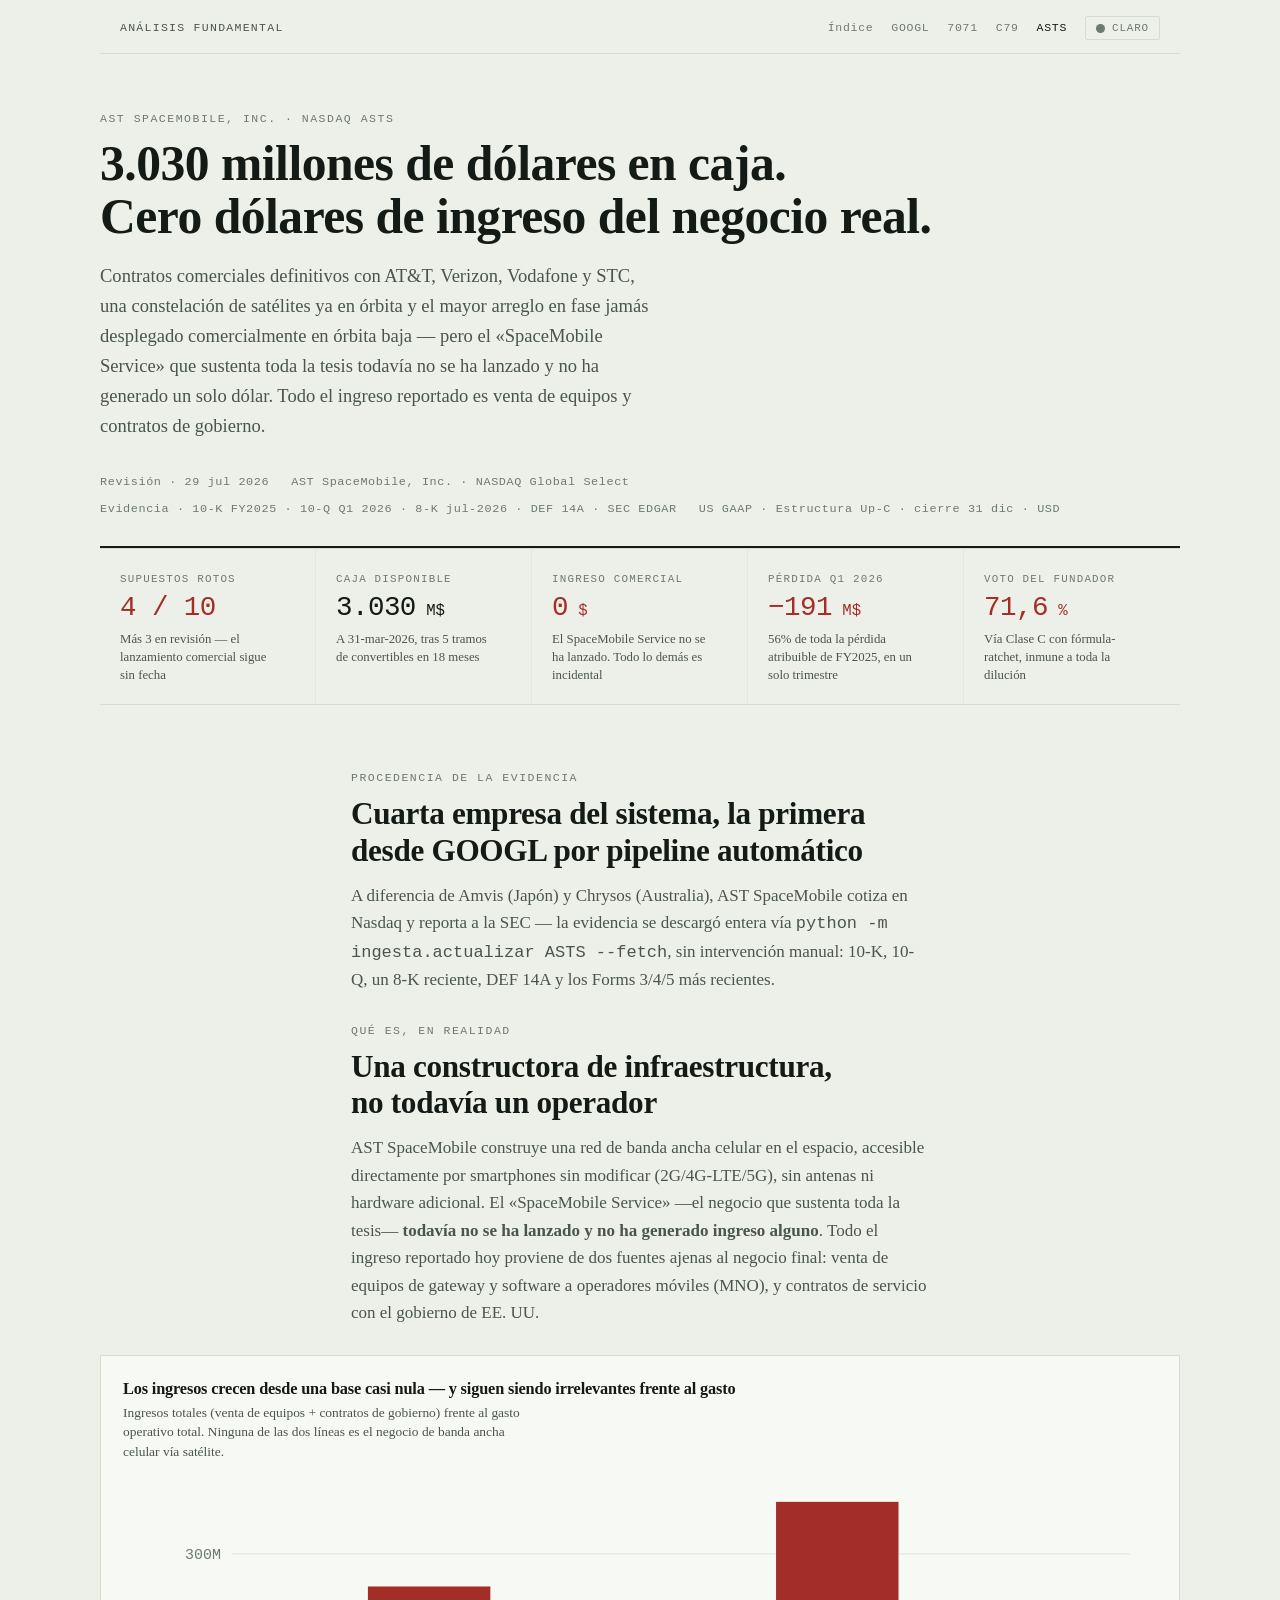
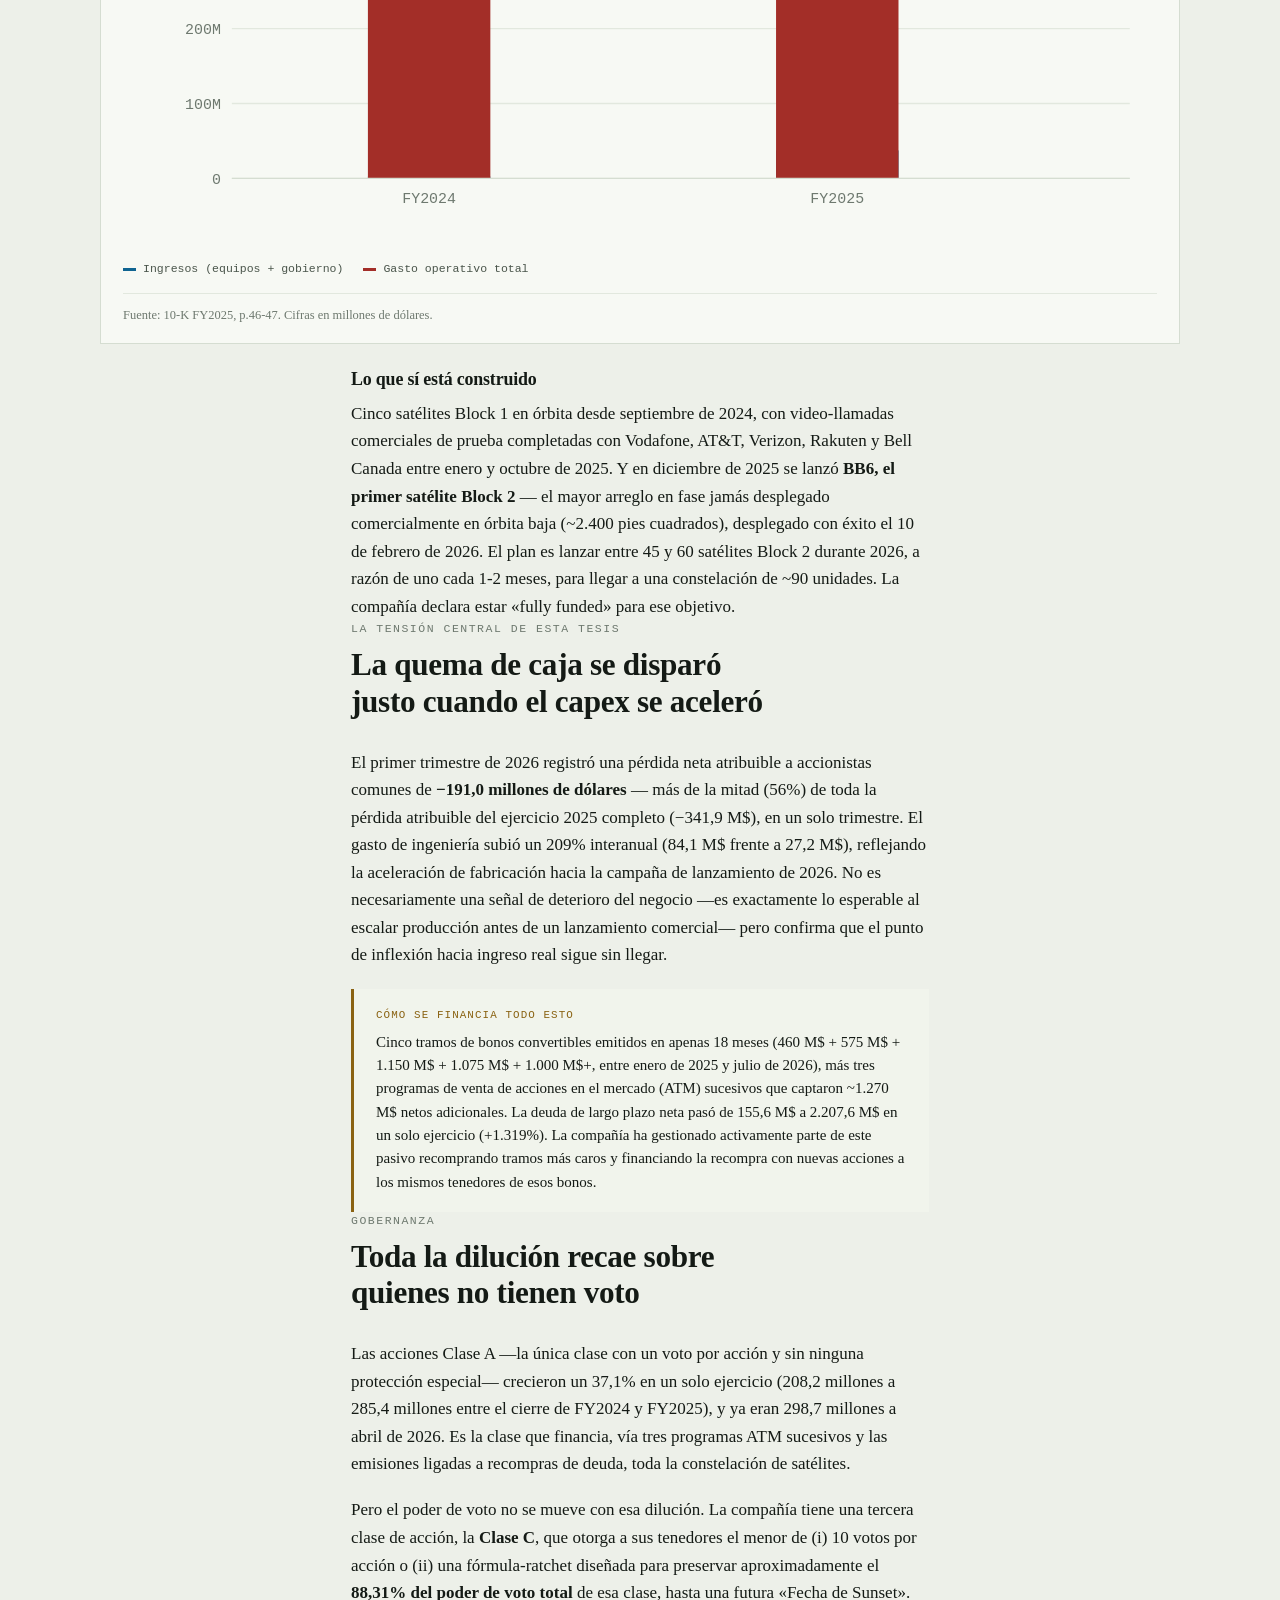
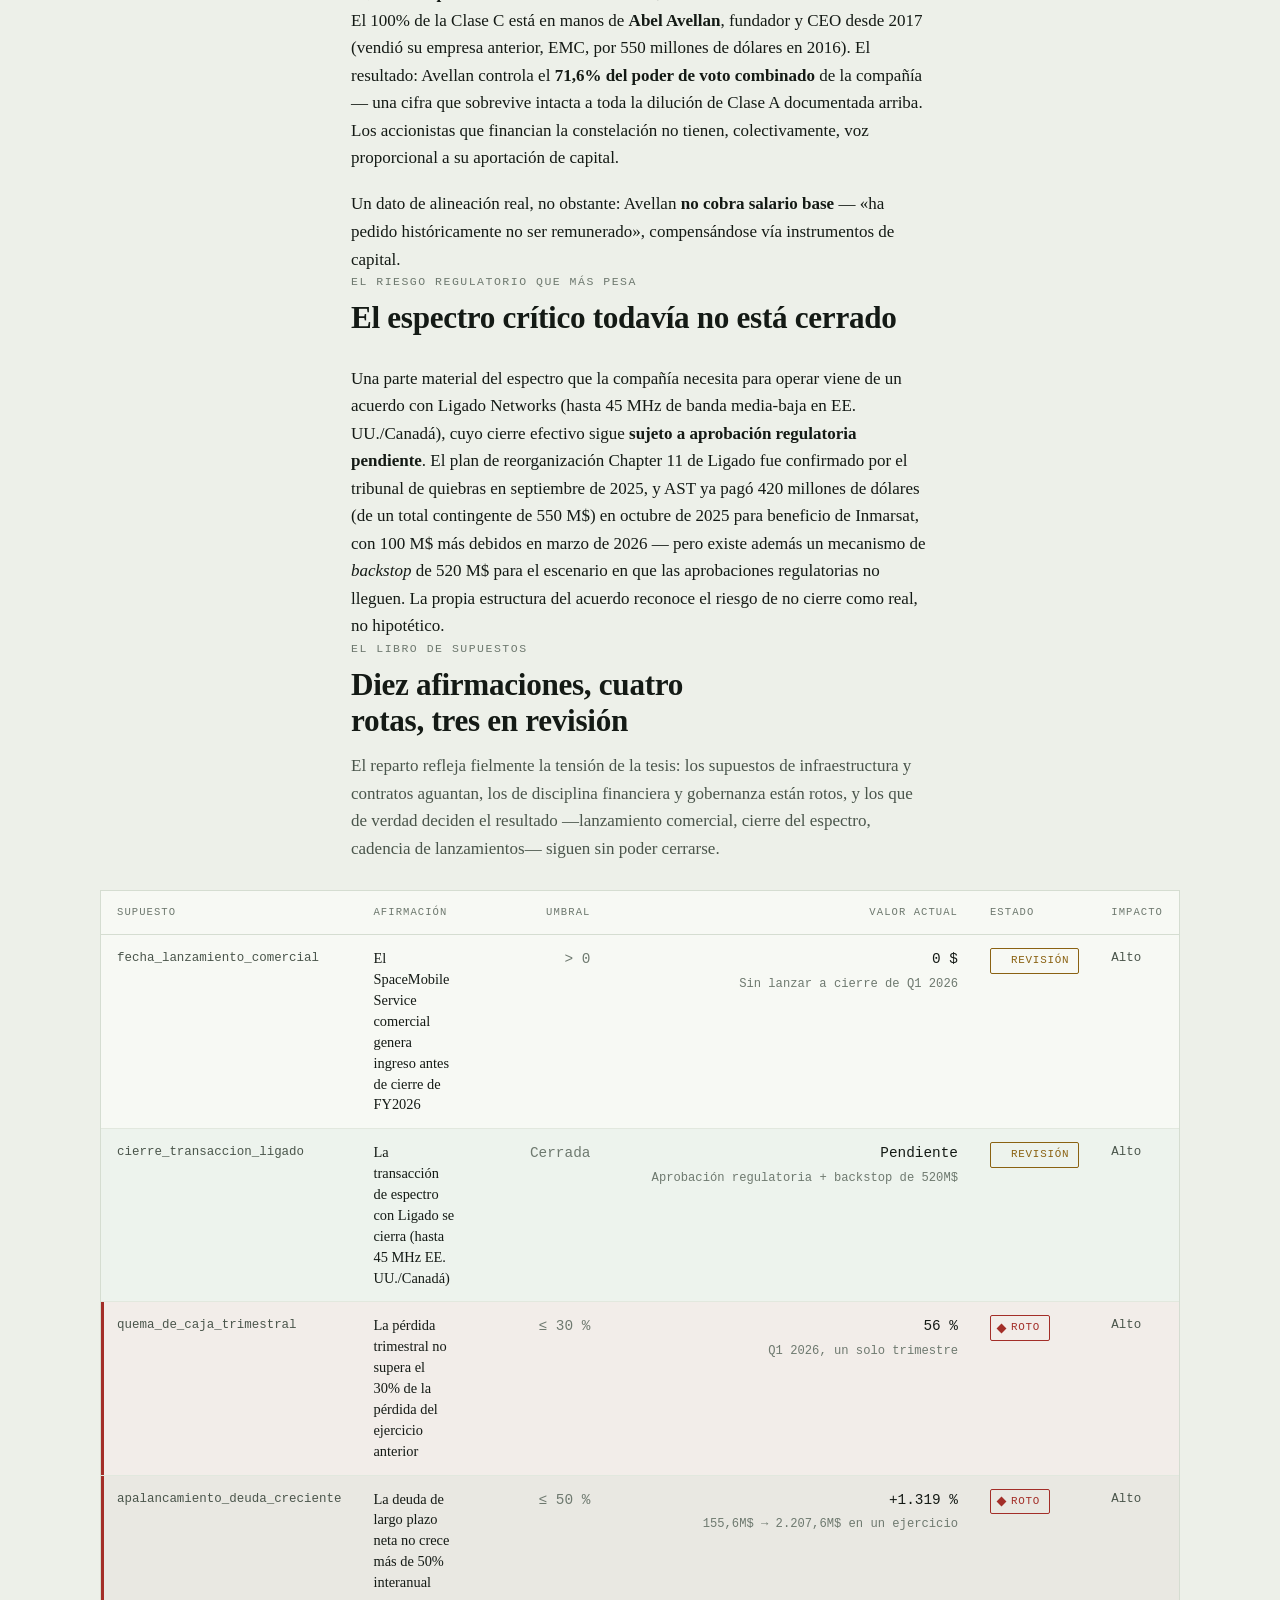
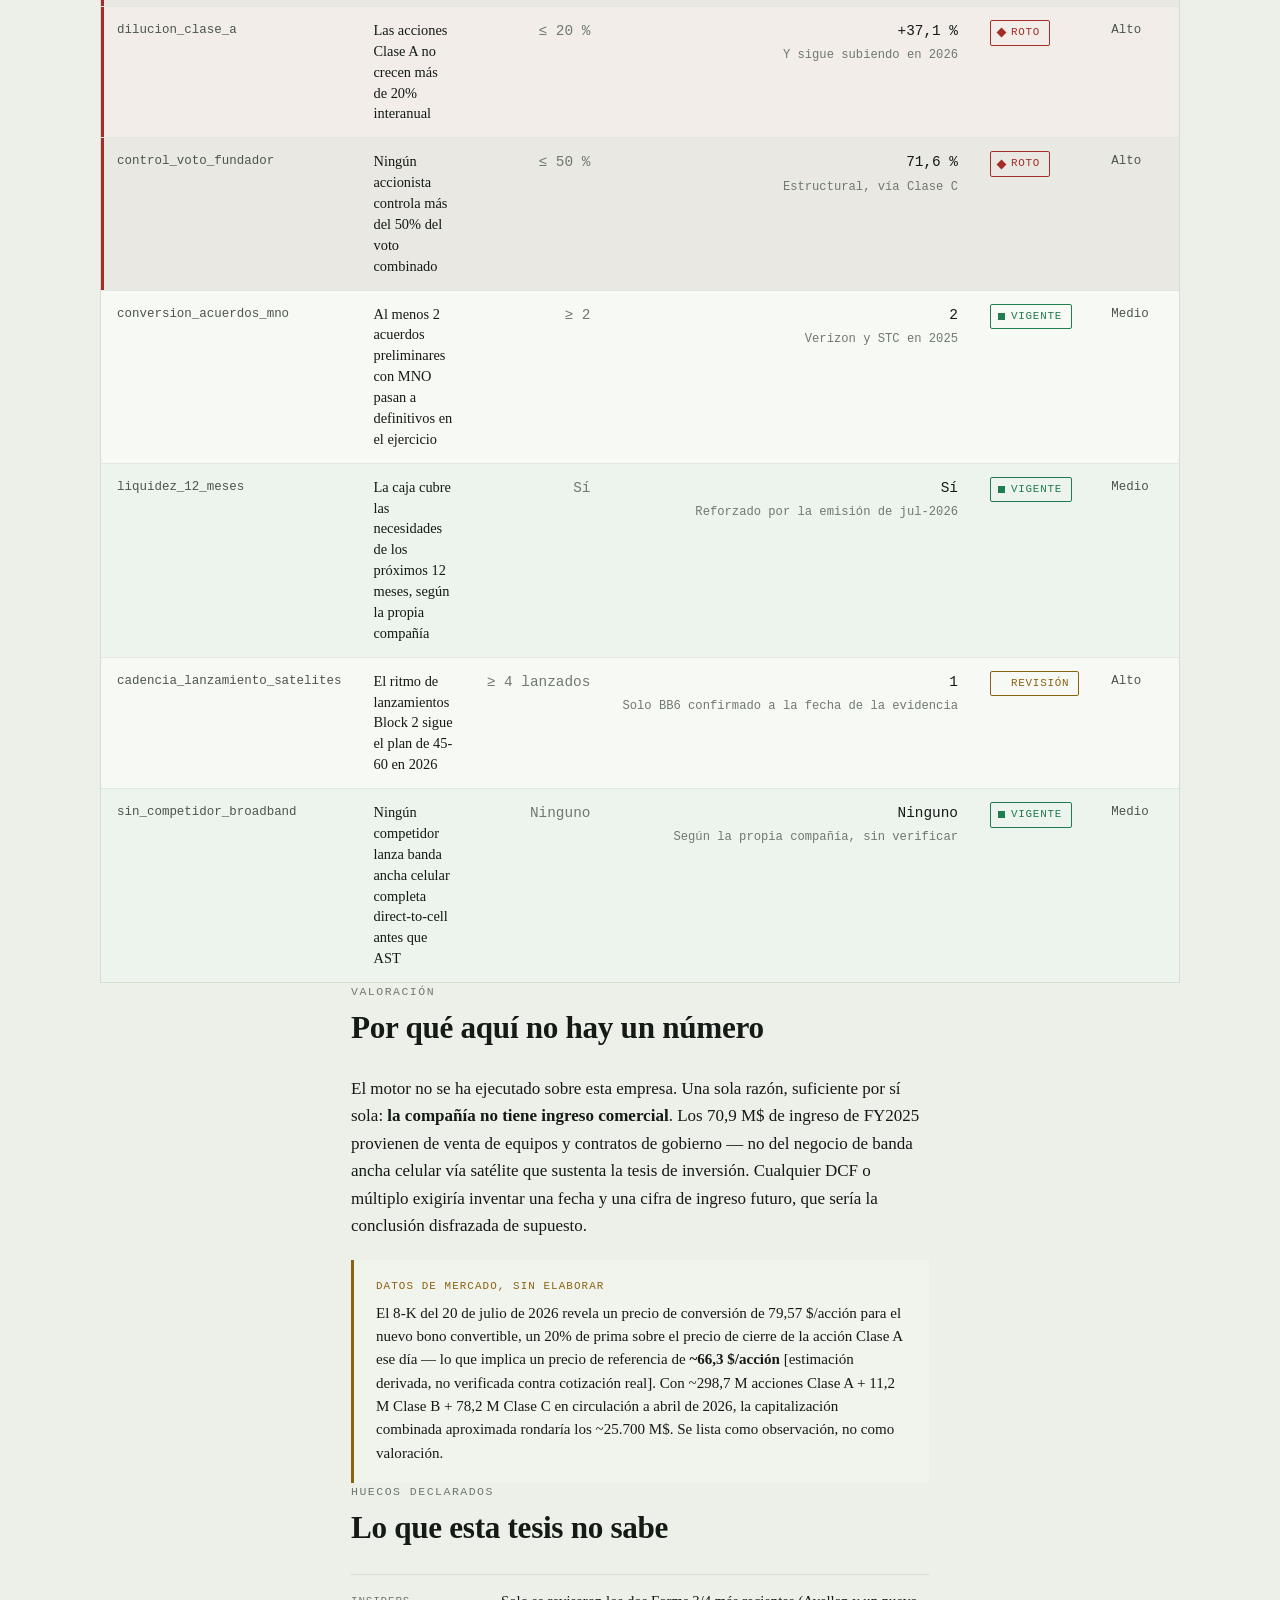
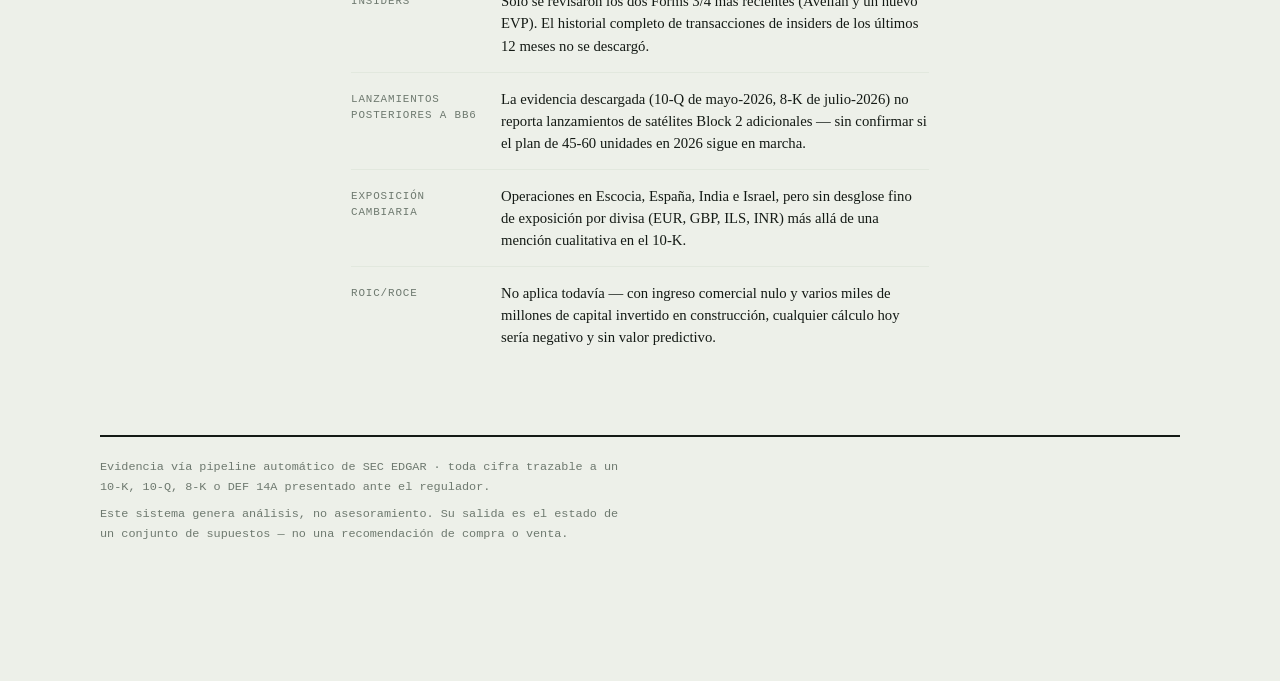
<file: asts/index.html>
<!DOCTYPE html>
<html lang="es">
<head>
<meta charset="UTF-8" />
<meta name="viewport" content="width=device-width, initial-scale=1" />
<title>ASTS AST SpaceMobile — estado de la tesis | Análisis fundamental</title>
<meta name="description" content="Diez supuestos falsables sobre AST SpaceMobile (Nasdaq:ASTS). ~3.030 millones de dólares en caja y contratos definitivos con AT&T, Verizon, Vodafone y STC, pero el negocio que sustenta la tesis todavía no ha generado un solo dólar de ingreso." />
<meta name="author" content="Pedro Sánchez Ramírez" />
<meta name="color-scheme" content="light dark" />
<meta name="theme-color" content="#EDF0E9" media="(prefers-color-scheme: light)" />
<meta name="theme-color" content="#0E120F" media="(prefers-color-scheme: dark)" />
<link rel="canonical" href="https://analysis.pampaiter.com/asts/" />
<meta property="og:type" content="website" />
<meta property="og:title" content="ASTS AST SpaceMobile — estado de la tesis | Análisis fundamental" />
<meta property="og:description" content="~3.030 millones de dólares en caja y contratos con AT&T, Verizon, Vodafone y STC, pero el negocio que sustenta la tesis todavía no factura nada." />
<meta property="og:url" content="https://analysis.pampaiter.com/asts/" />
<meta property="og:locale" content="es_ES" />
<meta name="twitter:card" content="summary" />
<meta name="twitter:title" content="ASTS AST SpaceMobile — estado de la tesis | Análisis fundamental" />
<meta name="twitter:description" content="~3.030 millones de dólares en caja, contratos con AT&T/Verizon/Vodafone/STC, pero cero ingreso del negocio que sustenta la tesis." />
<link rel="stylesheet" href="../assets/base.css" />
</head>
<body>
<div class="sitebar">
  <a class="brand" href="../">Análisis fundamental</a>
  <nav><a href="../">Índice</a><a href="../googl/">GOOGL</a><a href="../7071/">7071</a><a href="../c79/">C79</a><a href="../asts/" aria-current="page">ASTS</a><button class="theme-toggle" type="button" id="themeToggle" aria-label="Cambiar entre tema claro y oscuro"><i class="ic"></i><span id="themeLabel">Tema</span></button></nav>
</div>
<div class="page">

<div class="wide">
  <header class="masthead">
    <span class="eyebrow">AST SpaceMobile, Inc. · Nasdaq ASTS</span>
    <h1>3.030 millones de dólares en caja.<br>Cero dólares de ingreso del negocio real.</h1>
    <p class="lede">Contratos comerciales definitivos con AT&T, Verizon, Vodafone y STC, una constelación de satélites ya en órbita y el mayor arreglo en fase jamás desplegado comercialmente en órbita baja — pero el «SpaceMobile Service» que sustenta toda la tesis todavía no se ha lanzado y no ha generado un solo dólar. Todo el ingreso reportado es venta de equipos y contratos de gobierno.</p>
    <div class="dateline">
      <span>Revisión · 29 jul 2026</span>
      <span>AST SpaceMobile, Inc. · NASDAQ Global Select</span>
      <span>Evidencia · 10-K FY2025 · 10-Q Q1 2026 · 8-K jul-2026 · DEF 14A · SEC EDGAR</span>
      <span>US GAAP · Estructura Up-C · cierre 31 dic · USD</span>
    </div>
  </header>
</div>

<div class="wide">
  <div class="state-strip">
    <div class="state-cell">
      <span class="k">Supuestos rotos</span>
      <span class="v num is-broken">4 / 10</span>
      <span class="sub">Más 3 en revisión — el lanzamiento comercial sigue sin fecha</span>
    </div>
    <div class="state-cell">
      <span class="k">Caja disponible</span>
      <span class="v num">3.030<span class="u"> M$</span></span>
      <span class="sub">A 31-mar-2026, tras 5 tramos de convertibles en 18 meses</span>
    </div>
    <div class="state-cell">
      <span class="k">Ingreso comercial</span>
      <span class="v num is-broken">0<span class="u"> $</span></span>
      <span class="sub">El SpaceMobile Service no se ha lanzado. Todo lo demás es incidental</span>
    </div>
    <div class="state-cell">
      <span class="k">Pérdida Q1 2026</span>
      <span class="v num is-broken">−191<span class="u"> M$</span></span>
      <span class="sub">56% de toda la pérdida atribuible de FY2025, en un solo trimestre</span>
    </div>
    <div class="state-cell">
      <span class="k">Voto del fundador</span>
      <span class="v num is-broken">71,6<span class="u"> %</span></span>
      <span class="sub">Vía Clase C con fórmula-ratchet, inmune a toda la dilución</span>
    </div>
  </div>
</div>

<section class="wide">
  <div class="col section-head">
    <span class="eyebrow">Procedencia de la evidencia</span>
    <h2>Cuarta empresa del sistema, la primera desde GOOGL por pipeline automático</h2>
    <p>A diferencia de Amvis (Japón) y Chrysos (Australia), AST SpaceMobile cotiza en Nasdaq y reporta a la SEC — la evidencia se descargó entera vía <span class="num">python -m ingesta.actualizar ASTS --fetch</span>, sin intervención manual: 10-K, 10-Q, un 8-K reciente, DEF 14A y los Forms 3/4/5 más recientes.</p>
  </div>
</section>

<section class="wide">
  <div class="col section-head">
    <span class="eyebrow">Qué es, en realidad</span>
    <h2>Una constructora de infraestructura, no todavía un operador</h2>
    <p>AST SpaceMobile construye una red de banda ancha celular en el espacio, accesible directamente por smartphones sin modificar (2G/4G-LTE/5G), sin antenas ni hardware adicional. El «SpaceMobile Service» —el negocio que sustenta toda la tesis— <strong>todavía no se ha lanzado y no ha generado ingreso alguno</strong>. Todo el ingreso reportado hoy proviene de dos fuentes ajenas al negocio final: venta de equipos de gateway y software a operadores móviles (MNO), y contratos de servicio con el gobierno de EE. UU.</p>
  </div>

  <figure class="chart-card">
    <h3 class="chart-title">Los ingresos crecen desde una base casi nula — y siguen siendo irrelevantes frente al gasto</h3>
    <p class="chart-sub">Ingresos totales (venta de equipos + contratos de gobierno) frente al gasto operativo total. Ninguna de las dos líneas es el negocio de banda ancha celular vía satélite.</p>
    <div class="chart-scroll">
      <svg class="chart" viewBox="0 0 760 280" role="img" aria-label="FY2024: ingresos 4,4 millones, gasto operativo 247,2 millones. FY2025: ingresos 70,9 millones, gasto operativo 358,6 millones.">
        <line class="gridline" x1="80" y1="220" x2="740" y2="220"/>
        <line class="gridline" x1="80" y1="165" x2="740" y2="165"/>
        <line class="gridline" x1="80" y1="110" x2="740" y2="110"/>
        <line class="gridline" x1="80" y1="55" x2="740" y2="55"/>
        <text x="72" y="224" text-anchor="end">0</text>
        <text x="72" y="169" text-anchor="end">100M</text>
        <text x="72" y="114" text-anchor="end">200M</text>
        <text x="72" y="59" text-anchor="end">300M</text>

        <rect class="hit" x="180" y="218.7" width="90" height="1.3" fill="var(--s1)" data-k="Ingresos · FY2024" data-v="4,4 M$"/>
        <rect class="hit" x="180" y="79" width="90" height="141" fill="var(--broken)" data-k="Gasto operativo · FY2024" data-v="247,2 M$"/>
        <rect class="hit" x="480" y="199.5" width="90" height="20.5" fill="var(--s1)" data-k="Ingresos · FY2025" data-v="70,9 M$"/>
        <rect class="hit" x="480" y="16.8" width="90" height="203.2" fill="var(--broken)" data-k="Gasto operativo · FY2025" data-v="358,6 M$"/>

        <text x="225" y="238" text-anchor="middle">FY2024</text>
        <text x="525" y="238" text-anchor="middle">FY2025</text>
        <line class="axis" x1="80" y1="220" x2="740" y2="220"/>
      </svg>
    </div>
    <div class="legend">
      <span><i class="swatch" style="background:var(--s1)"></i>Ingresos (equipos + gobierno)</span>
      <span><i class="swatch" style="background:var(--broken)"></i>Gasto operativo total</span>
    </div>
    <figcaption>Fuente: 10-K FY2025, p.46-47. Cifras en millones de dólares.</figcaption>
  </figure>

  <div class="col" style="margin-top:24px">
    <h3 style="margin-bottom:0.5em">Lo que sí está construido</h3>
    <p>Cinco satélites Block 1 en órbita desde septiembre de 2024, con video-llamadas comerciales de prueba completadas con Vodafone, AT&T, Verizon, Rakuten y Bell Canada entre enero y octubre de 2025. Y en diciembre de 2025 se lanzó <strong>BB6, el primer satélite Block 2</strong> — el mayor arreglo en fase jamás desplegado comercialmente en órbita baja (~2.400 pies cuadrados), desplegado con éxito el 10 de febrero de 2026. El plan es lanzar entre 45 y 60 satélites Block 2 durante 2026, a razón de uno cada 1-2 meses, para llegar a una constelación de ~90 unidades. La compañía declara estar «fully funded» para ese objetivo.</p>
  </div>
</section>

<section class="wide">
  <div class="col section-head">
    <span class="eyebrow">La tensión central de esta tesis</span>
    <h2>La quema de caja se disparó justo cuando el capex se aceleró</h2>
  </div>
  <div class="col">
    <p>El primer trimestre de 2026 registró una pérdida neta atribuible a accionistas comunes de <strong>−191,0 millones de dólares</strong> — más de la mitad (56%) de toda la pérdida atribuible del ejercicio 2025 completo (−341,9 M$), en un solo trimestre. El gasto de ingeniería subió un 209% interanual (84,1 M$ frente a 27,2 M$), reflejando la aceleración de fabricación hacia la campaña de lanzamiento de 2026. No es necesariamente una señal de deterioro del negocio —es exactamente lo esperable al escalar producción antes de un lanzamiento comercial— pero confirma que el punto de inflexión hacia ingreso real sigue sin llegar.</p>
    <div class="callout" style="margin-top:20px">
      <span class="lbl">Cómo se financia todo esto</span>
      <p style="margin:0">Cinco tramos de bonos convertibles emitidos en apenas 18 meses (460 M$ + 575 M$ + 1.150 M$ + 1.075 M$ + 1.000 M$+, entre enero de 2025 y julio de 2026), más tres programas de venta de acciones en el mercado (ATM) sucesivos que captaron ~1.270 M$ netos adicionales. La deuda de largo plazo neta pasó de 155,6 M$ a 2.207,6 M$ en un solo ejercicio (+1.319%). La compañía ha gestionado activamente parte de este pasivo recomprando tramos más caros y financiando la recompra con nuevas acciones a los mismos tenedores de esos bonos.</p>
    </div>
  </div>
</section>

<section class="wide">
  <div class="col section-head">
    <span class="eyebrow">Gobernanza</span>
    <h2>Toda la dilución recae sobre quienes no tienen voto</h2>
  </div>
  <div class="col">
    <p>Las acciones Clase A —la única clase con un voto por acción y sin ninguna protección especial— crecieron un 37,1% en un solo ejercicio (208,2 millones a 285,4 millones entre el cierre de FY2024 y FY2025), y ya eran 298,7 millones a abril de 2026. Es la clase que financia, vía tres programas ATM sucesivos y las emisiones ligadas a recompras de deuda, toda la constelación de satélites.</p>
    <p>Pero el poder de voto no se mueve con esa dilución. La compañía tiene una tercera clase de acción, la <strong>Clase C</strong>, que otorga a sus tenedores el menor de (i) 10 votos por acción o (ii) una fórmula-ratchet diseñada para preservar aproximadamente el <strong>88,31% del poder de voto total</strong> de esa clase, hasta una futura «Fecha de Sunset». El 100% de la Clase C está en manos de <strong>Abel Avellan</strong>, fundador y CEO desde 2017 (vendió su empresa anterior, EMC, por 550 millones de dólares en 2016). El resultado: Avellan controla el <strong>71,6% del poder de voto combinado</strong> de la compañía — una cifra que sobrevive intacta a toda la dilución de Clase A documentada arriba. Los accionistas que financian la constelación no tienen, colectivamente, voz proporcional a su aportación de capital.</p>
    <p style="margin-top:16px">Un dato de alineación real, no obstante: Avellan <strong>no cobra salario base</strong> — «ha pedido históricamente no ser remunerado», compensándose vía instrumentos de capital.</p>
  </div>
</section>

<section class="wide">
  <div class="col section-head">
    <span class="eyebrow">El riesgo regulatorio que más pesa</span>
    <h2>El espectro crítico todavía no está cerrado</h2>
  </div>
  <div class="col">
    <p>Una parte material del espectro que la compañía necesita para operar viene de un acuerdo con Ligado Networks (hasta 45 MHz de banda media-baja en EE. UU./Canadá), cuyo cierre efectivo sigue <strong>sujeto a aprobación regulatoria pendiente</strong>. El plan de reorganización Chapter 11 de Ligado fue confirmado por el tribunal de quiebras en septiembre de 2025, y AST ya pagó 420 millones de dólares (de un total contingente de 550 M$) en octubre de 2025 para beneficio de Inmarsat, con 100 M$ más debidos en marzo de 2026 — pero existe además un mecanismo de <em>backstop</em> de 520 M$ para el escenario en que las aprobaciones regulatorias no lleguen. La propia estructura del acuerdo reconoce el riesgo de no cierre como real, no hipotético.</p>
  </div>
</section>

<section class="wide">
  <div class="col section-head">
    <span class="eyebrow">El libro de supuestos</span>
    <h2>Diez afirmaciones, cuatro rotas, tres en revisión</h2>
    <p>El reparto refleja fielmente la tensión de la tesis: los supuestos de infraestructura y contratos aguantan, los de disciplina financiera y gobernanza están rotos, y los que de verdad deciden el resultado —lanzamiento comercial, cierre del espectro, cadencia de lanzamientos— siguen sin poder cerrarse.</p>
  </div>

  <div class="ledger">
    <table class="grid">
      <thead>
        <tr>
          <th>Supuesto</th><th>Afirmación</th><th class="r">Umbral</th><th class="r">Valor actual</th><th>Estado</th><th>Impacto</th>
        </tr>
      </thead>
      <tbody>
        <tr>
          <td class="sid">fecha_lanzamiento_comercial</td>
          <td class="stmt">El SpaceMobile Service comercial genera ingreso antes de cierre de FY2026</td>
          <td class="r figure thr">&gt; 0</td>
          <td class="r figure">0 $<span class="delta">Sin lanzar a cierre de Q1 2026</span></td>
          <td><span class="pill" style="color:var(--warn)"><i class="dot" style="border-radius:50%"></i>Revisión</span></td><td class="sid">Alto</td>
        </tr>
        <tr>
          <td class="sid">cierre_transaccion_ligado</td>
          <td class="stmt">La transacción de espectro con Ligado se cierra (hasta 45 MHz EE. UU./Canadá)</td>
          <td class="r figure thr">Cerrada</td>
          <td class="r figure">Pendiente<span class="delta">Aprobación regulatoria + backstop de 520M$</span></td>
          <td><span class="pill" style="color:var(--warn)"><i class="dot" style="border-radius:50%"></i>Revisión</span></td><td class="sid">Alto</td>
        </tr>
        <tr class="broken">
          <td class="sid">quema_de_caja_trimestral</td>
          <td class="stmt">La pérdida trimestral no supera el 30% de la pérdida del ejercicio anterior</td>
          <td class="r figure thr">≤ 30 %</td>
          <td class="r figure">56 %<span class="delta">Q1 2026, un solo trimestre</span></td>
          <td><span class="pill no"><i class="dot"></i>Roto</span></td><td class="sid">Alto</td>
        </tr>
        <tr class="broken">
          <td class="sid">apalancamiento_deuda_creciente</td>
          <td class="stmt">La deuda de largo plazo neta no crece más de 50% interanual</td>
          <td class="r figure thr">≤ 50 %</td>
          <td class="r figure">+1.319 %<span class="delta">155,6M$ → 2.207,6M$ en un ejercicio</span></td>
          <td><span class="pill no"><i class="dot"></i>Roto</span></td><td class="sid">Alto</td>
        </tr>
        <tr class="broken">
          <td class="sid">dilucion_clase_a</td>
          <td class="stmt">Las acciones Clase A no crecen más de 20% interanual</td>
          <td class="r figure thr">≤ 20 %</td>
          <td class="r figure">+37,1 %<span class="delta">Y sigue subiendo en 2026</span></td>
          <td><span class="pill no"><i class="dot"></i>Roto</span></td><td class="sid">Alto</td>
        </tr>
        <tr class="broken">
          <td class="sid">control_voto_fundador</td>
          <td class="stmt">Ningún accionista controla más del 50% del voto combinado</td>
          <td class="r figure thr">≤ 50 %</td>
          <td class="r figure">71,6 %<span class="delta">Estructural, vía Clase C</span></td>
          <td><span class="pill no"><i class="dot"></i>Roto</span></td><td class="sid">Alto</td>
        </tr>
        <tr>
          <td class="sid">conversion_acuerdos_mno</td>
          <td class="stmt">Al menos 2 acuerdos preliminares con MNO pasan a definitivos en el ejercicio</td>
          <td class="r figure thr">≥ 2</td>
          <td class="r figure">2<span class="delta">Verizon y STC en 2025</span></td>
          <td><span class="pill ok"><i class="dot"></i>Vigente</span></td><td class="sid">Medio</td>
        </tr>
        <tr>
          <td class="sid">liquidez_12_meses</td>
          <td class="stmt">La caja cubre las necesidades de los próximos 12 meses, según la propia compañía</td>
          <td class="r figure thr">Sí</td>
          <td class="r figure">Sí<span class="delta">Reforzado por la emisión de jul-2026</span></td>
          <td><span class="pill ok"><i class="dot"></i>Vigente</span></td><td class="sid">Medio</td>
        </tr>
        <tr>
          <td class="sid">cadencia_lanzamiento_satelites</td>
          <td class="stmt">El ritmo de lanzamientos Block 2 sigue el plan de 45-60 en 2026</td>
          <td class="r figure thr">≥ 4 lanzados</td>
          <td class="r figure">1<span class="delta">Solo BB6 confirmado a la fecha de la evidencia</span></td>
          <td><span class="pill" style="color:var(--warn)"><i class="dot" style="border-radius:50%"></i>Revisión</span></td><td class="sid">Alto</td>
        </tr>
        <tr>
          <td class="sid">sin_competidor_broadband</td>
          <td class="stmt">Ningún competidor lanza banda ancha celular completa direct-to-cell antes que AST</td>
          <td class="r figure thr">Ninguno</td>
          <td class="r figure">Ninguno<span class="delta">Según la propia compañía, sin verificar</span></td>
          <td><span class="pill ok"><i class="dot"></i>Vigente</span></td><td class="sid">Medio</td>
        </tr>
      </tbody>
    </table>
  </div>
</section>

<section class="wide">
  <div class="col section-head">
    <span class="eyebrow">Valoración</span>
    <h2>Por qué aquí no hay un número</h2>
  </div>
  <div class="col">
    <p>El motor no se ha ejecutado sobre esta empresa. Una sola razón, suficiente por sí sola: <strong>la compañía no tiene ingreso comercial</strong>. Los 70,9 M$ de ingreso de FY2025 provienen de venta de equipos y contratos de gobierno — no del negocio de banda ancha celular vía satélite que sustenta la tesis de inversión. Cualquier DCF o múltiplo exigiría inventar una fecha y una cifra de ingreso futuro, que sería la conclusión disfrazada de supuesto.</p>
    <div class="callout" style="margin-top:20px">
      <span class="lbl">Datos de mercado, sin elaborar</span>
      <p style="margin:0">El 8-K del 20 de julio de 2026 revela un precio de conversión de 79,57 $/acción para el nuevo bono convertible, un 20% de prima sobre el precio de cierre de la acción Clase A ese día — lo que implica un precio de referencia de <strong>~66,3 $/acción</strong> [estimación derivada, no verificada contra cotización real]. Con ~298,7 M acciones Clase A + 11,2 M Clase B + 78,2 M Clase C en circulación a abril de 2026, la capitalización combinada aproximada rondaría los ~25.700 M$. Se lista como observación, no como valoración.</p>
    </div>
  </div>
</section>

<section class="wide">
  <div class="col section-head">
    <span class="eyebrow">Huecos declarados</span>
    <h2>Lo que esta tesis no sabe</h2>
  </div>
  <div class="col">
    <ul class="gaps">
      <li><span class="tag">Insiders</span><span>Solo se revisaron los dos Forms 3/4 más recientes (Avellan y un nuevo EVP). El historial completo de transacciones de insiders de los últimos 12 meses no se descargó.</span></li>
      <li><span class="tag">Lanzamientos posteriores a BB6</span><span>La evidencia descargada (10-Q de mayo-2026, 8-K de julio-2026) no reporta lanzamientos de satélites Block 2 adicionales — sin confirmar si el plan de 45-60 unidades en 2026 sigue en marcha.</span></li>
      <li><span class="tag">Exposición cambiaria</span><span>Operaciones en Escocia, España, India e Israel, pero sin desglose fino de exposición por divisa (EUR, GBP, ILS, INR) más allá de una mención cualitativa en el 10-K.</span></li>
      <li><span class="tag">ROIC/ROCE</span><span>No aplica todavía — con ingreso comercial nulo y varios miles de millones de capital invertido en construcción, cualquier cálculo hoy sería negativo y sin valor predictivo.</span></li>
    </ul>
  </div>
</section>

<div class="wide">
  <div class="col foot">
    <p style="margin:0 0 6px">Evidencia vía pipeline automático de SEC EDGAR · toda cifra trazable a un 10-K, 10-Q, 8-K o DEF 14A presentado ante el regulador.</p>
    <p style="margin:0">Este sistema genera análisis, no asesoramiento. Su salida es el estado de un conjunto de supuestos — no una recomendación de compra o venta.</p>
  </div>
</div>

</div>

<div id="tip" role="status" aria-live="polite"></div>

<script src="../assets/app.js"></script>
</body>
</html>
</file>
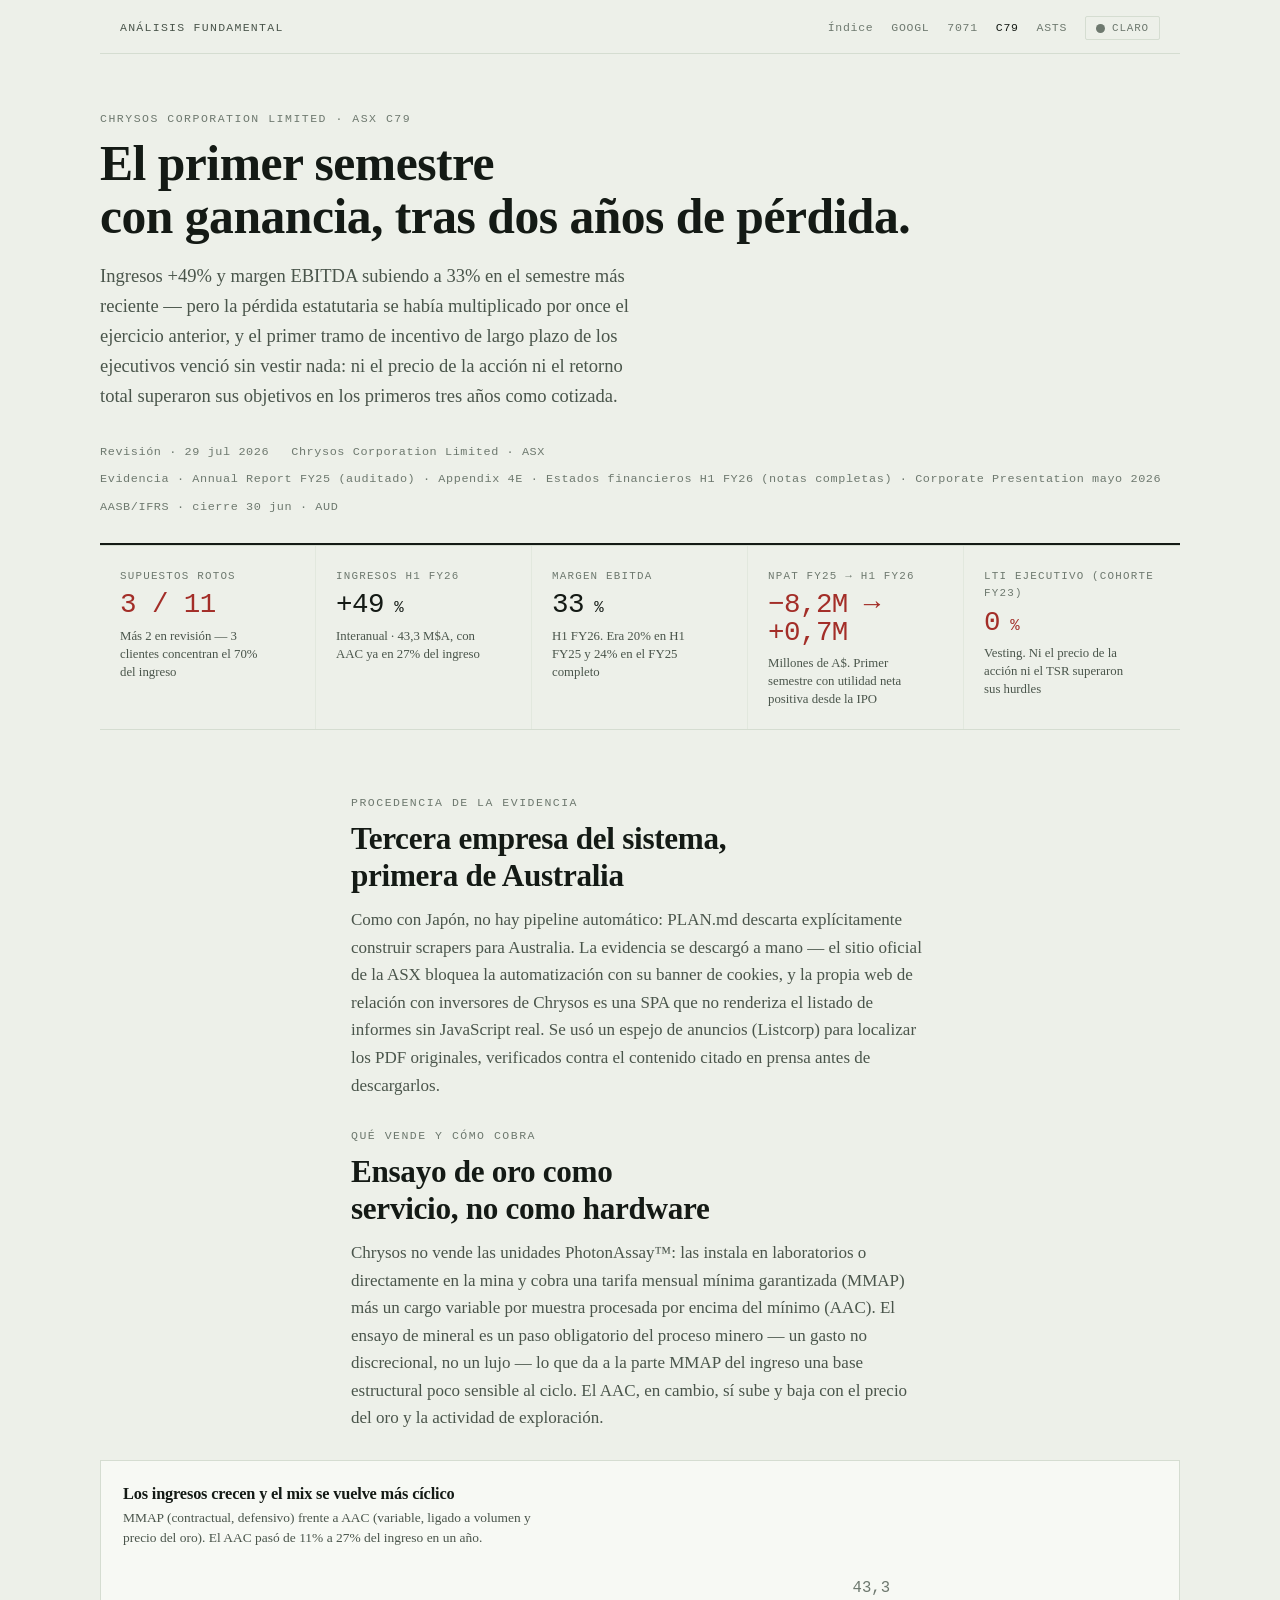
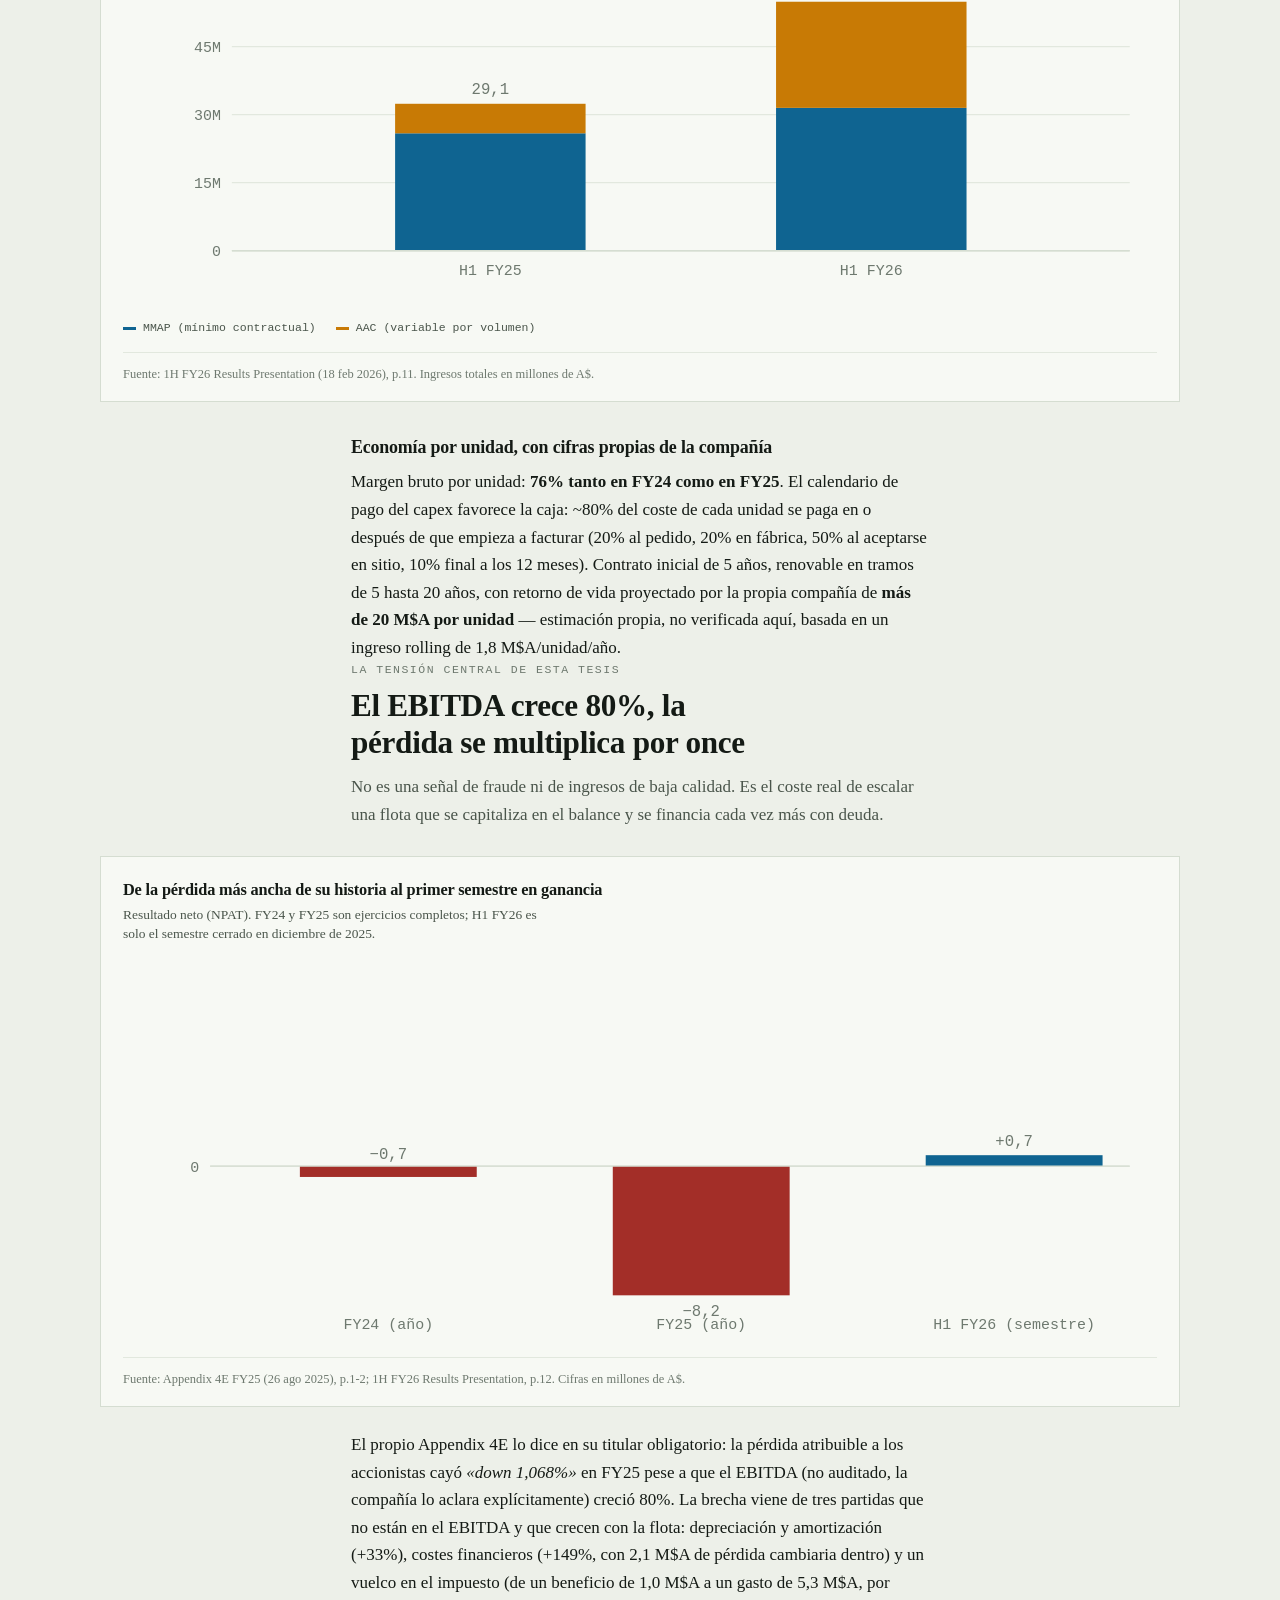
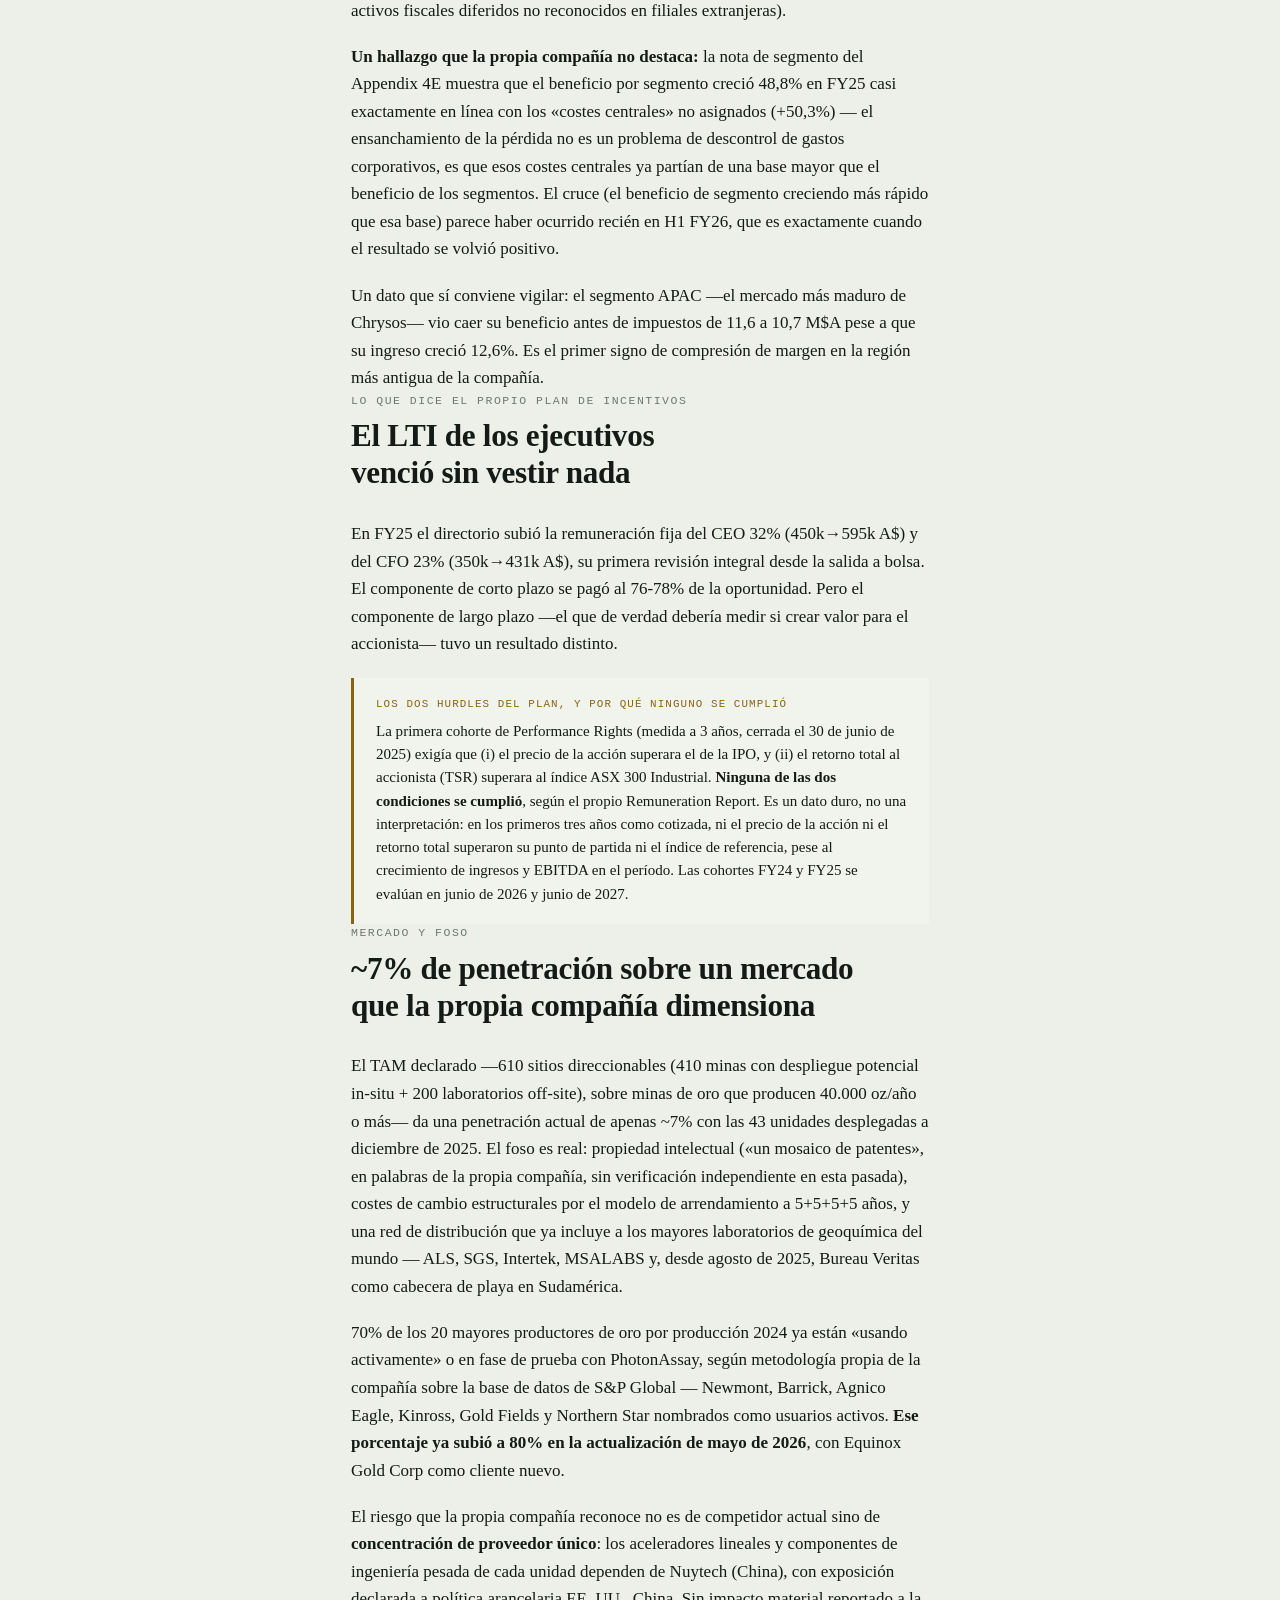
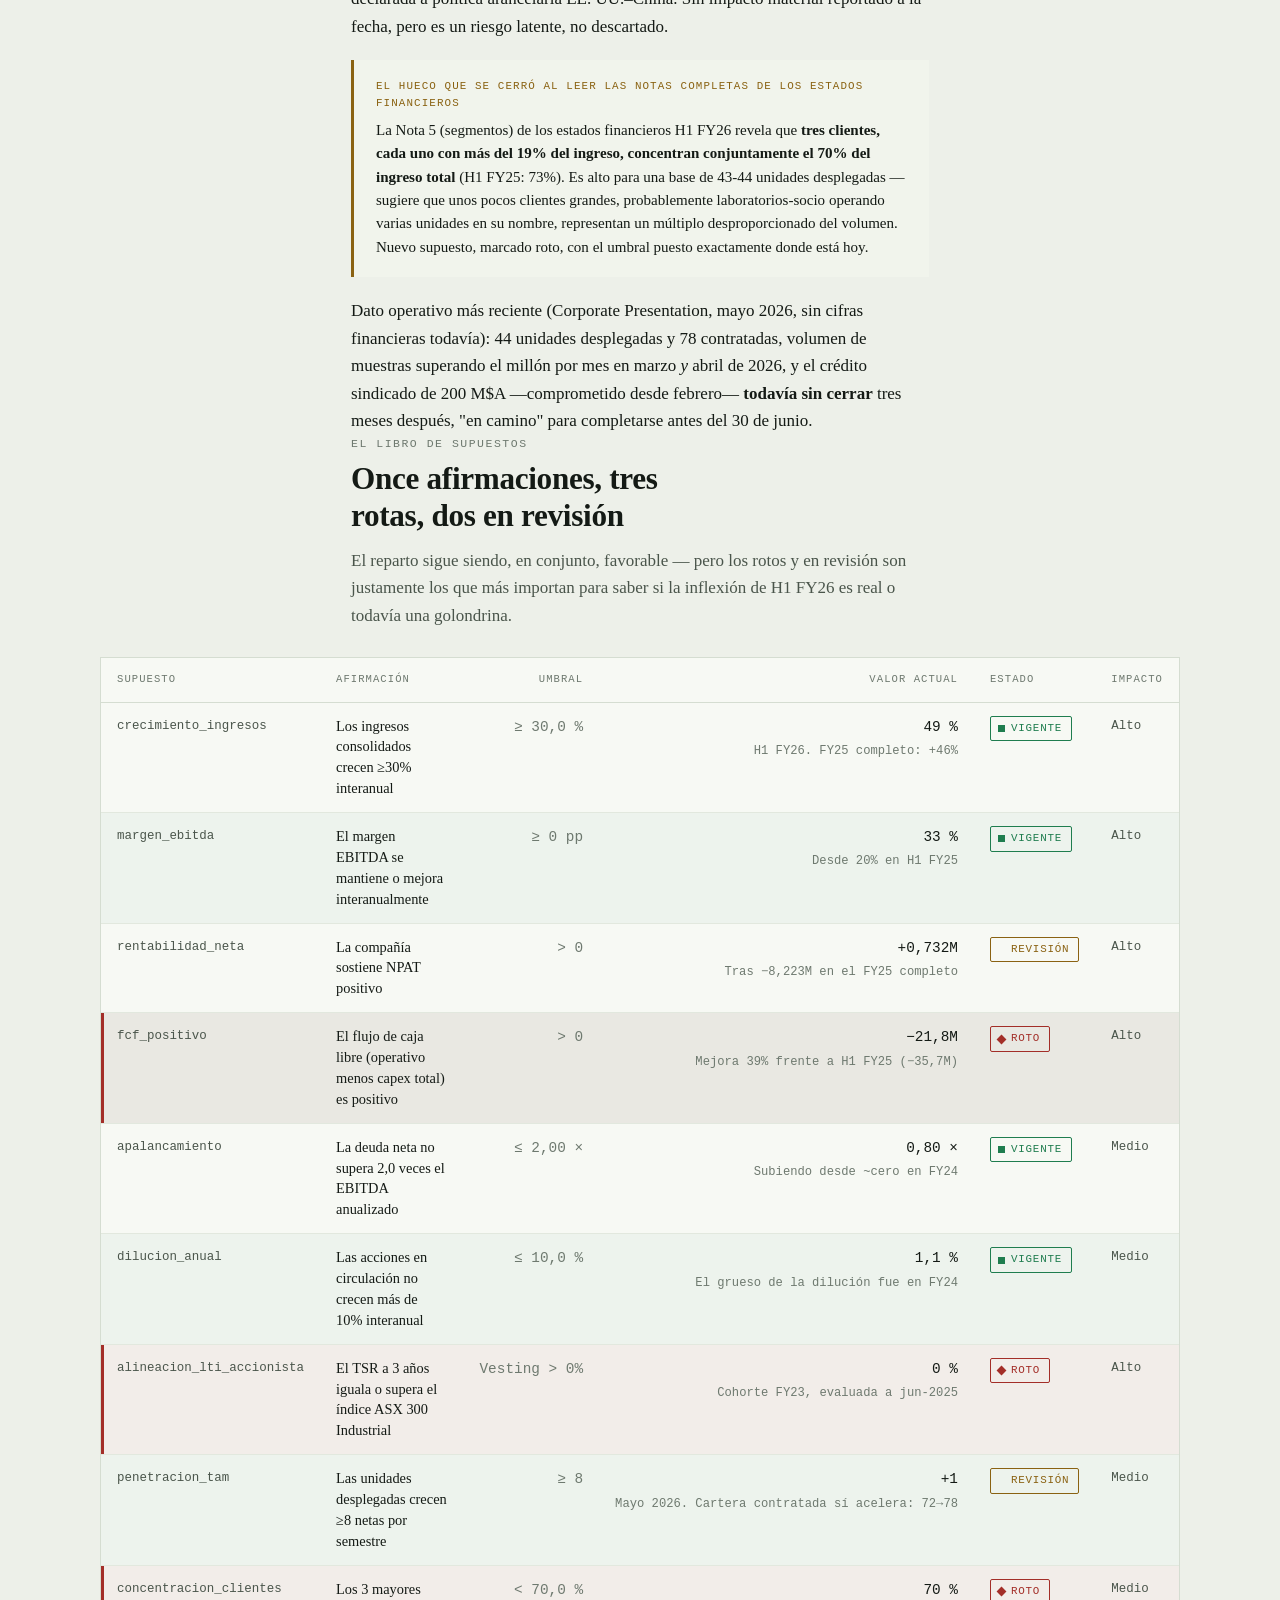
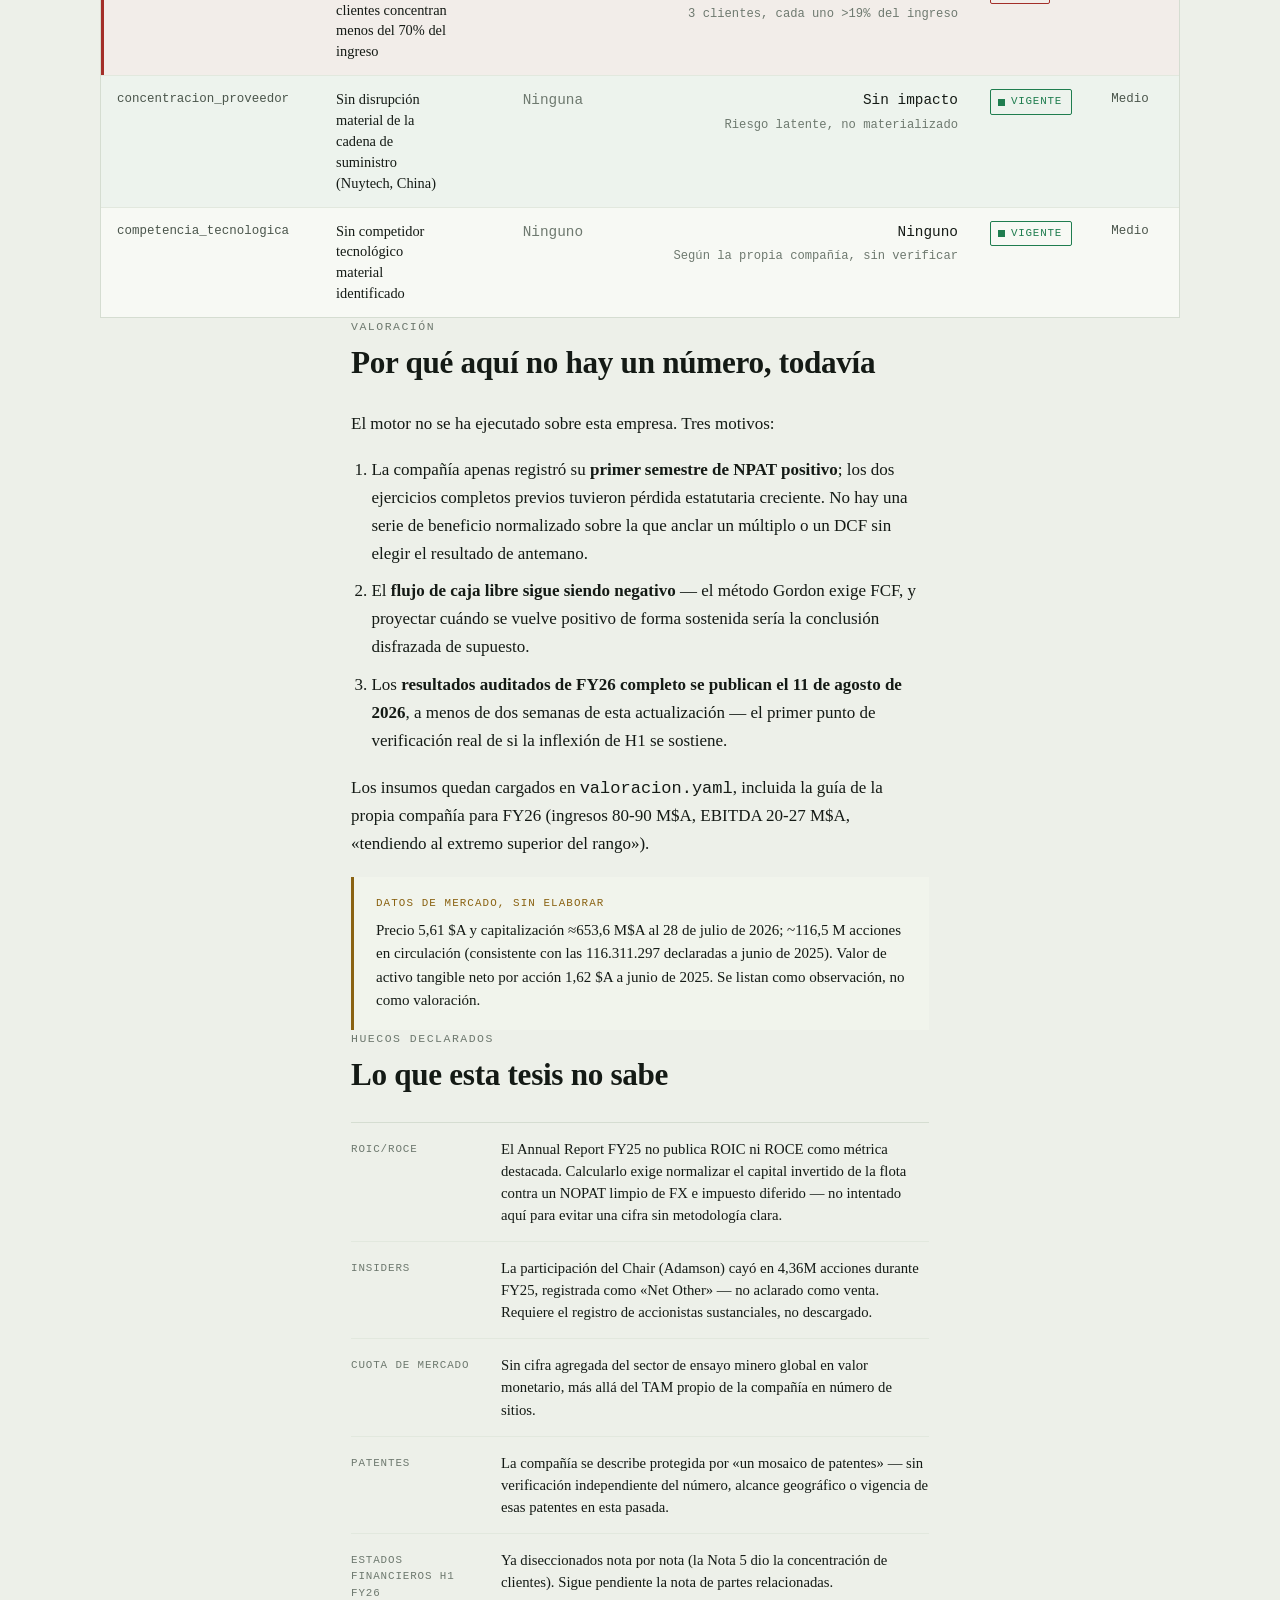
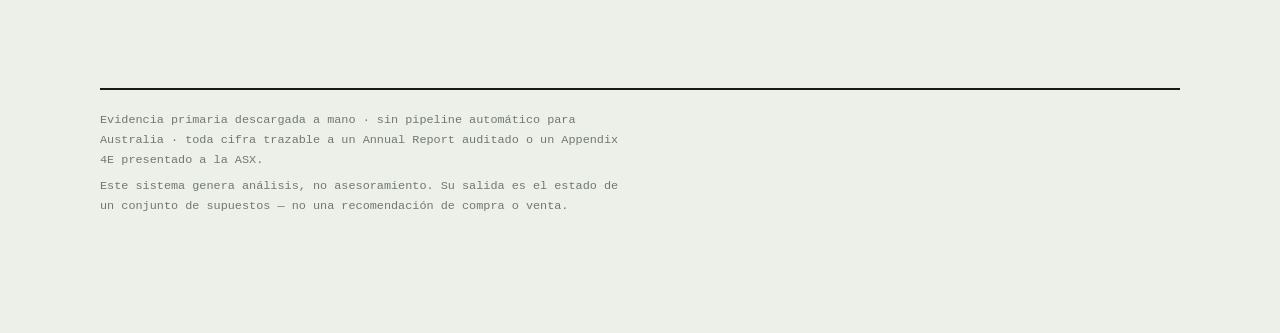
<file: c79/index.html>
<!DOCTYPE html>
<html lang="es">
<head>
<meta charset="UTF-8" />
<meta name="viewport" content="width=device-width, initial-scale=1" />
<title>C79 Chrysos Corporation — estado de la tesis | Análisis fundamental</title>
<meta name="description" content="Diez supuestos falsables sobre Chrysos Corporation (ASX:C79). Primer semestre con utilidad neta positiva desde la IPO, pero el primer tramo de incentivo de largo plazo de los ejecutivos venció sin vestir nada y el flujo de caja libre sigue negativo." />
<meta name="author" content="Pedro Sánchez Ramírez" />
<meta name="color-scheme" content="light dark" />
<meta name="theme-color" content="#EDF0E9" media="(prefers-color-scheme: light)" />
<meta name="theme-color" content="#0E120F" media="(prefers-color-scheme: dark)" />
<link rel="canonical" href="https://analysis.pampaiter.com/c79/" />
<meta property="og:type" content="website" />
<meta property="og:title" content="C79 Chrysos Corporation — estado de la tesis | Análisis fundamental" />
<meta property="og:description" content="Diez supuestos falsables sobre Chrysos Corporation (ASX:C79). Primer semestre con utilidad neta positiva desde la IPO, pero el LTI de los ejecutivos venció sin vestir nada y el FCF sigue negativo." />
<meta property="og:url" content="https://analysis.pampaiter.com/c79/" />
<meta property="og:locale" content="es_ES" />
<meta name="twitter:card" content="summary" />
<meta name="twitter:title" content="C79 Chrysos Corporation — estado de la tesis | Análisis fundamental" />
<meta name="twitter:description" content="Diez supuestos falsables sobre Chrysos Corporation (ASX:C79). Primer semestre con utilidad neta positiva desde la IPO, pero el LTI de los ejecutivos venció sin vestir nada." />
<link rel="stylesheet" href="../assets/base.css" />
</head>
<body>
<div class="sitebar">
  <a class="brand" href="../">Análisis fundamental</a>
  <nav><a href="../">Índice</a><a href="../googl/">GOOGL</a><a href="../7071/">7071</a><a href="../c79/" aria-current="page">C79</a><a href="../asts/">ASTS</a><button class="theme-toggle" type="button" id="themeToggle" aria-label="Cambiar entre tema claro y oscuro"><i class="ic"></i><span id="themeLabel">Tema</span></button></nav>
</div>
<div class="page">

<div class="wide">
  <header class="masthead">
    <span class="eyebrow">Chrysos Corporation Limited · ASX C79</span>
    <h1>El primer semestre<br>con ganancia, tras dos años de pérdida.</h1>
    <p class="lede">Ingresos +49% y margen EBITDA subiendo a 33% en el semestre más reciente — pero la pérdida estatutaria se había multiplicado por once el ejercicio anterior, y el primer tramo de incentivo de largo plazo de los ejecutivos venció sin vestir nada: ni el precio de la acción ni el retorno total superaron sus objetivos en los primeros tres años como cotizada.</p>
    <div class="dateline">
      <span>Revisión · 29 jul 2026</span>
      <span>Chrysos Corporation Limited · ASX</span>
      <span>Evidencia · Annual Report FY25 (auditado) · Appendix 4E · Estados financieros H1 FY26 (notas completas) · Corporate Presentation mayo 2026</span>
      <span>AASB/IFRS · cierre 30 jun · AUD</span>
    </div>
  </header>
</div>

<div class="wide">
  <div class="state-strip">
    <div class="state-cell">
      <span class="k">Supuestos rotos</span>
      <span class="v num is-broken">3 / 11</span>
      <span class="sub">Más 2 en revisión — 3 clientes concentran el 70% del ingreso</span>
    </div>
    <div class="state-cell">
      <span class="k">Ingresos H1 FY26</span>
      <span class="v num">+49<span class="u"> %</span></span>
      <span class="sub">Interanual · 43,3 M$A, con AAC ya en 27% del ingreso</span>
    </div>
    <div class="state-cell">
      <span class="k">Margen EBITDA</span>
      <span class="v num">33<span class="u"> %</span></span>
      <span class="sub">H1 FY26. Era 20% en H1 FY25 y 24% en el FY25 completo</span>
    </div>
    <div class="state-cell">
      <span class="k">NPAT FY25 → H1 FY26</span>
      <span class="v num is-broken">−8,2M → +0,7M</span>
      <span class="sub">Millones de A$. Primer semestre con utilidad neta positiva desde la IPO</span>
    </div>
    <div class="state-cell">
      <span class="k">LTI ejecutivo (cohorte FY23)</span>
      <span class="v num is-broken">0<span class="u"> %</span></span>
      <span class="sub">Vesting. Ni el precio de la acción ni el TSR superaron sus hurdles</span>
    </div>
  </div>
</div>

<section class="wide">
  <div class="col section-head">
    <span class="eyebrow">Procedencia de la evidencia</span>
    <h2>Tercera empresa del sistema, primera de Australia</h2>
    <p>Como con Japón, no hay pipeline automático: PLAN.md descarta explícitamente construir scrapers para Australia. La evidencia se descargó a mano — el sitio oficial de la ASX bloquea la automatización con su banner de cookies, y la propia web de relación con inversores de Chrysos es una SPA que no renderiza el listado de informes sin JavaScript real. Se usó un espejo de anuncios (Listcorp) para localizar los PDF originales, verificados contra el contenido citado en prensa antes de descargarlos.</p>
  </div>
</section>

<section class="wide">
  <div class="col section-head">
    <span class="eyebrow">Qué vende y cómo cobra</span>
    <h2>Ensayo de oro como servicio, no como hardware</h2>
    <p>Chrysos no vende las unidades PhotonAssay™: las instala en laboratorios o directamente en la mina y cobra una tarifa mensual mínima garantizada (MMAP) más un cargo variable por muestra procesada por encima del mínimo (AAC). El ensayo de mineral es un paso obligatorio del proceso minero — un gasto no discrecional, no un lujo — lo que da a la parte MMAP del ingreso una base estructural poco sensible al ciclo. El AAC, en cambio, sí sube y baja con el precio del oro y la actividad de exploración.</p>
  </div>

  <figure class="chart-card">
    <h3 class="chart-title">Los ingresos crecen y el mix se vuelve más cíclico</h3>
    <p class="chart-sub">MMAP (contractual, defensivo) frente a AAC (variable, ligado a volumen y precio del oro). El AAC pasó de 11% a 27% del ingreso en un año.</p>
    <div class="chart-scroll">
      <svg class="chart" viewBox="0 0 760 260" role="img" aria-label="MMAP y AAC por semestre: H1 FY25 25,8 más 3,3 millones de A dólares; H1 FY26 31,5 más 11,7 millones de A dólares.">
        <line class="gridline" x1="80" y1="210" x2="740" y2="210"/>
        <line class="gridline" x1="80" y1="160" x2="740" y2="160"/>
        <line class="gridline" x1="80" y1="110" x2="740" y2="110"/>
        <line class="gridline" x1="80" y1="60" x2="740" y2="60"/>
        <text x="72" y="214" text-anchor="end">0</text>
        <text x="72" y="164" text-anchor="end">15M</text>
        <text x="72" y="114" text-anchor="end">30M</text>
        <text x="72" y="64" text-anchor="end">45M</text>

        <rect class="hit" x="200" y="123.7" width="140" height="86.3" fill="var(--s1)" data-k="MMAP · H1 FY25" data-v="25,8 M$A"/>
        <rect class="hit" x="200" y="102" width="140" height="21.7" fill="var(--s2)" data-k="AAC · H1 FY25" data-v="3,3 M$A"/>
        <rect class="hit" x="480" y="105" width="140" height="105" fill="var(--s1)" data-k="MMAP · H1 FY26" data-v="31,5 M$A"/>
        <rect class="hit" x="480" y="27" width="140" height="78" fill="var(--s2)" data-k="AAC · H1 FY26" data-v="11,7 M$A"/>

        <text class="val" x="270" y="95" text-anchor="middle" fill="var(--ink)">29,1</text>
        <text class="val" x="550" y="20" text-anchor="middle" fill="var(--ink)">43,3</text>

        <text x="270" y="228" text-anchor="middle">H1 FY25</text>
        <text x="550" y="228" text-anchor="middle">H1 FY26</text>
        <line class="axis" x1="80" y1="210" x2="740" y2="210"/>
      </svg>
    </div>
    <div class="legend">
      <span><i class="swatch" style="background:var(--s1)"></i>MMAP (mínimo contractual)</span>
      <span><i class="swatch" style="background:var(--s2)"></i>AAC (variable por volumen)</span>
    </div>
    <figcaption>Fuente: 1H FY26 Results Presentation (18 feb 2026), p.11. Ingresos totales en millones de A$.</figcaption>
  </figure>

  <div class="col" style="margin-top:34px">
    <h3 style="margin-bottom:0.5em">Economía por unidad, con cifras propias de la compañía</h3>
    <p>Margen bruto por unidad: <strong>76% tanto en FY24 como en FY25</strong>. El calendario de pago del capex favorece la caja: ~80% del coste de cada unidad se paga en o después de que empieza a facturar (20% al pedido, 20% en fábrica, 50% al aceptarse en sitio, 10% final a los 12 meses). Contrato inicial de 5 años, renovable en tramos de 5 hasta 20 años, con retorno de vida proyectado por la propia compañía de <strong>más de 20 M$A por unidad</strong> — estimación propia, no verificada aquí, basada en un ingreso rolling de 1,8 M$A/unidad/año.</p>
  </div>
</section>

<section class="wide">
  <div class="col section-head">
    <span class="eyebrow">La tensión central de esta tesis</span>
    <h2>El EBITDA crece 80%, la pérdida se multiplica por once</h2>
    <p>No es una señal de fraude ni de ingresos de baja calidad. Es el coste real de escalar una flota que se capitaliza en el balance y se financia cada vez más con deuda.</p>
  </div>

  <figure class="chart-card">
    <h3 class="chart-title">De la pérdida más ancha de su historia al primer semestre en ganancia</h3>
    <p class="chart-sub">Resultado neto (NPAT). FY24 y FY25 son ejercicios completos; H1 FY26 es solo el semestre cerrado en diciembre de 2025.</p>
    <div class="chart-scroll">
      <svg class="chart" viewBox="0 0 760 280" role="img" aria-label="Resultado neto: pérdida de 0,7 millones en FY24, pérdida de 8,2 millones en FY25, ganancia de 0,7 millones en el semestre H1 FY26.">
        <line class="gridline" x1="64" y1="150" x2="740" y2="150"/>
        <text x="56" y="154" text-anchor="end" style="font-size:11px">0</text>

        <rect class="hit" x="130" y="150" width="130" height="8" fill="var(--broken)" data-k="NPAT · FY24" data-v="−0,704 M$A"/>
        <rect class="hit" x="360" y="150" width="130" height="95" fill="var(--broken)" data-k="NPAT · FY25" data-v="−8,223 M$A"/>
        <rect class="hit" x="590" y="142" width="130" height="8" fill="var(--s1)" data-k="NPAT · H1 FY26" data-v="+0,732 M$A"/>

        <text class="val" x="195" y="145" text-anchor="middle" fill="var(--broken)">−0,7</text>
        <text class="val" x="425" y="260" text-anchor="middle" fill="var(--broken)">−8,2</text>
        <text class="val" x="655" y="135" text-anchor="middle" fill="var(--s1)">+0,7</text>

        <text x="195" y="270" text-anchor="middle">FY24 (año)</text>
        <text x="425" y="270" text-anchor="middle">FY25 (año)</text>
        <text x="655" y="270" text-anchor="middle">H1 FY26 (semestre)</text>
        <line class="axis" x1="64" y1="150" x2="740" y2="150"/>
      </svg>
    </div>
    <figcaption>Fuente: Appendix 4E FY25 (26 ago 2025), p.1-2; 1H FY26 Results Presentation, p.12. Cifras en millones de A$.</figcaption>
  </figure>

  <div class="col" style="margin-top:24px">
    <p>El propio Appendix 4E lo dice en su titular obligatorio: la pérdida atribuible a los accionistas cayó <em>«down 1,068%»</em> en FY25 pese a que el EBITDA (no auditado, la compañía lo aclara explícitamente) creció 80%. La brecha viene de tres partidas que no están en el EBITDA y que crecen con la flota: depreciación y amortización (+33%), costes financieros (+149%, con 2,1 M$A de pérdida cambiaria dentro) y un vuelco en el impuesto (de un beneficio de 1,0 M$A a un gasto de 5,3 M$A, por activos fiscales diferidos no reconocidos en filiales extranjeras).</p>
    <p><strong>Un hallazgo que la propia compañía no destaca:</strong> la nota de segmento del Appendix 4E muestra que el beneficio por segmento creció 48,8% en FY25 casi exactamente en línea con los «costes centrales» no asignados (+50,3%) — el ensanchamiento de la pérdida no es un problema de descontrol de gastos corporativos, es que esos costes centrales ya partían de una base mayor que el beneficio de los segmentos. El cruce (el beneficio de segmento creciendo más rápido que esa base) parece haber ocurrido recién en H1 FY26, que es exactamente cuando el resultado se volvió positivo.</p>
    <p>Un dato que sí conviene vigilar: el segmento APAC —el mercado más maduro de Chrysos— vio caer su beneficio antes de impuestos de 11,6 a 10,7 M$A pese a que su ingreso creció 12,6%. Es el primer signo de compresión de margen en la región más antigua de la compañía.</p>
  </div>
</section>

<section class="wide">
  <div class="col section-head">
    <span class="eyebrow">Lo que dice el propio plan de incentivos</span>
    <h2>El LTI de los ejecutivos venció sin vestir nada</h2>
  </div>
  <div class="col">
    <p>En FY25 el directorio subió la remuneración fija del CEO 32% (450k→595k A$) y del CFO 23% (350k→431k A$), su primera revisión integral desde la salida a bolsa. El componente de corto plazo se pagó al 76-78% de la oportunidad. Pero el componente de largo plazo —el que de verdad debería medir si crear valor para el accionista— tuvo un resultado distinto.</p>
    <div class="callout" style="margin-top:20px">
      <span class="lbl">Los dos hurdles del plan, y por qué ninguno se cumplió</span>
      <p style="margin:0">La primera cohorte de Performance Rights (medida a 3 años, cerrada el 30 de junio de 2025) exigía que (i) el precio de la acción superara el de la IPO, y (ii) el retorno total al accionista (TSR) superara al índice ASX 300 Industrial. <strong>Ninguna de las dos condiciones se cumplió</strong>, según el propio Remuneration Report. Es un dato duro, no una interpretación: en los primeros tres años como cotizada, ni el precio de la acción ni el retorno total superaron su punto de partida ni el índice de referencia, pese al crecimiento de ingresos y EBITDA en el período. Las cohortes FY24 y FY25 se evalúan en junio de 2026 y junio de 2027.</p>
    </div>
  </div>
</section>

<section class="wide">
  <div class="col section-head">
    <span class="eyebrow">Mercado y foso</span>
    <h2>~7% de penetración sobre un mercado que la propia compañía dimensiona</h2>
  </div>
  <div class="col">
    <p>El TAM declarado —610 sitios direccionables (410 minas con despliegue potencial in-situ + 200 laboratorios off-site), sobre minas de oro que producen 40.000 oz/año o más— da una penetración actual de apenas ~7% con las 43 unidades desplegadas a diciembre de 2025. El foso es real: propiedad intelectual («un mosaico de patentes», en palabras de la propia compañía, sin verificación independiente en esta pasada), costes de cambio estructurales por el modelo de arrendamiento a 5+5+5+5 años, y una red de distribución que ya incluye a los mayores laboratorios de geoquímica del mundo — ALS, SGS, Intertek, MSALABS y, desde agosto de 2025, Bureau Veritas como cabecera de playa en Sudamérica.</p>
    <p>70% de los 20 mayores productores de oro por producción 2024 ya están «usando activamente» o en fase de prueba con PhotonAssay, según metodología propia de la compañía sobre la base de datos de S&amp;P Global — Newmont, Barrick, Agnico Eagle, Kinross, Gold Fields y Northern Star nombrados como usuarios activos. <strong>Ese porcentaje ya subió a 80% en la actualización de mayo de 2026</strong>, con Equinox Gold Corp como cliente nuevo.</p>
    <p>El riesgo que la propia compañía reconoce no es de competidor actual sino de <strong>concentración de proveedor único</strong>: los aceleradores lineales y componentes de ingeniería pesada de cada unidad dependen de Nuytech (China), con exposición declarada a política arancelaria EE. UU.–China. Sin impacto material reportado a la fecha, pero es un riesgo latente, no descartado.</p>
    <div class="callout" style="margin-top:20px">
      <span class="lbl">El hueco que se cerró al leer las notas completas de los estados financieros</span>
      <p style="margin:0">La Nota 5 (segmentos) de los estados financieros H1 FY26 revela que <strong>tres clientes, cada uno con más del 19% del ingreso, concentran conjuntamente el 70% del ingreso total</strong> (H1 FY25: 73%). Es alto para una base de 43-44 unidades desplegadas — sugiere que unos pocos clientes grandes, probablemente laboratorios-socio operando varias unidades en su nombre, representan un múltiplo desproporcionado del volumen. Nuevo supuesto, marcado roto, con el umbral puesto exactamente donde está hoy.</p>
    </div>
    <p style="margin-top:20px">Dato operativo más reciente (Corporate Presentation, mayo 2026, sin cifras financieras todavía): 44 unidades desplegadas y 78 contratadas, volumen de muestras superando el millón por mes en marzo <em>y</em> abril de 2026, y el crédito sindicado de 200 M$A —comprometido desde febrero— <strong>todavía sin cerrar</strong> tres meses después, "en camino" para completarse antes del 30 de junio.</p>
  </div>
</section>

<section class="wide">
  <div class="col section-head">
    <span class="eyebrow">El libro de supuestos</span>
    <h2>Once afirmaciones, tres rotas, dos en revisión</h2>
    <p>El reparto sigue siendo, en conjunto, favorable — pero los rotos y en revisión son justamente los que más importan para saber si la inflexión de H1 FY26 es real o todavía una golondrina.</p>
  </div>

  <div class="ledger">
    <table class="grid">
      <thead>
        <tr>
          <th>Supuesto</th><th>Afirmación</th><th class="r">Umbral</th><th class="r">Valor actual</th><th>Estado</th><th>Impacto</th>
        </tr>
      </thead>
      <tbody>
        <tr>
          <td class="sid">crecimiento_ingresos</td>
          <td class="stmt">Los ingresos consolidados crecen ≥30% interanual</td>
          <td class="r figure thr">≥ 30,0 %</td>
          <td class="r figure">49 %<span class="delta">H1 FY26. FY25 completo: +46%</span></td>
          <td><span class="pill ok"><i class="dot"></i>Vigente</span></td><td class="sid">Alto</td>
        </tr>
        <tr>
          <td class="sid">margen_ebitda</td>
          <td class="stmt">El margen EBITDA se mantiene o mejora interanualmente</td>
          <td class="r figure thr">≥ 0 pp</td>
          <td class="r figure">33 %<span class="delta">Desde 20% en H1 FY25</span></td>
          <td><span class="pill ok"><i class="dot"></i>Vigente</span></td><td class="sid">Alto</td>
        </tr>
        <tr>
          <td class="sid">rentabilidad_neta</td>
          <td class="stmt">La compañía sostiene NPAT positivo</td>
          <td class="r figure thr">&gt; 0</td>
          <td class="r figure">+0,732M<span class="delta">Tras −8,223M en el FY25 completo</span></td>
          <td><span class="pill" style="color:var(--warn)"><i class="dot" style="border-radius:50%"></i>Revisión</span></td><td class="sid">Alto</td>
        </tr>
        <tr class="broken">
          <td class="sid">fcf_positivo</td>
          <td class="stmt">El flujo de caja libre (operativo menos capex total) es positivo</td>
          <td class="r figure thr">&gt; 0</td>
          <td class="r figure">−21,8M<span class="delta">Mejora 39% frente a H1 FY25 (−35,7M)</span></td>
          <td><span class="pill no"><i class="dot"></i>Roto</span></td><td class="sid">Alto</td>
        </tr>
        <tr>
          <td class="sid">apalancamiento</td>
          <td class="stmt">La deuda neta no supera 2,0 veces el EBITDA anualizado</td>
          <td class="r figure thr">≤ 2,00 ×</td>
          <td class="r figure">0,80 ×<span class="delta">Subiendo desde ~cero en FY24</span></td>
          <td><span class="pill ok"><i class="dot"></i>Vigente</span></td><td class="sid">Medio</td>
        </tr>
        <tr>
          <td class="sid">dilucion_anual</td>
          <td class="stmt">Las acciones en circulación no crecen más de 10% interanual</td>
          <td class="r figure thr">≤ 10,0 %</td>
          <td class="r figure">1,1 %<span class="delta">El grueso de la dilución fue en FY24</span></td>
          <td><span class="pill ok"><i class="dot"></i>Vigente</span></td><td class="sid">Medio</td>
        </tr>
        <tr class="broken">
          <td class="sid">alineacion_lti_accionista</td>
          <td class="stmt">El TSR a 3 años iguala o supera el índice ASX 300 Industrial</td>
          <td class="r figure thr">Vesting &gt; 0%</td>
          <td class="r figure">0 %<span class="delta">Cohorte FY23, evaluada a jun-2025</span></td>
          <td><span class="pill no"><i class="dot"></i>Roto</span></td><td class="sid">Alto</td>
        </tr>
        <tr>
          <td class="sid">penetracion_tam</td>
          <td class="stmt">Las unidades desplegadas crecen ≥8 netas por semestre</td>
          <td class="r figure thr">≥ 8</td>
          <td class="r figure">+1<span class="delta">Mayo 2026. Cartera contratada sí acelera: 72→78</span></td>
          <td><span class="pill" style="color:var(--warn)"><i class="dot" style="border-radius:50%"></i>Revisión</span></td><td class="sid">Medio</td>
        </tr>
        <tr class="broken">
          <td class="sid">concentracion_clientes</td>
          <td class="stmt">Los 3 mayores clientes concentran menos del 70% del ingreso</td>
          <td class="r figure thr">&lt; 70,0 %</td>
          <td class="r figure">70 %<span class="delta">3 clientes, cada uno &gt;19% del ingreso</span></td>
          <td><span class="pill no"><i class="dot"></i>Roto</span></td><td class="sid">Medio</td>
        </tr>
        <tr>
          <td class="sid">concentracion_proveedor</td>
          <td class="stmt">Sin disrupción material de la cadena de suministro (Nuytech, China)</td>
          <td class="r figure thr">Ninguna</td>
          <td class="r figure">Sin impacto<span class="delta">Riesgo latente, no materializado</span></td>
          <td><span class="pill ok"><i class="dot"></i>Vigente</span></td><td class="sid">Medio</td>
        </tr>
        <tr>
          <td class="sid">competencia_tecnologica</td>
          <td class="stmt">Sin competidor tecnológico material identificado</td>
          <td class="r figure thr">Ninguno</td>
          <td class="r figure">Ninguno<span class="delta">Según la propia compañía, sin verificar</span></td>
          <td><span class="pill ok"><i class="dot"></i>Vigente</span></td><td class="sid">Medio</td>
        </tr>
      </tbody>
    </table>
  </div>
</section>

<section class="wide">
  <div class="col section-head">
    <span class="eyebrow">Valoración</span>
    <h2>Por qué aquí no hay un número, todavía</h2>
  </div>
  <div class="col">
    <p>El motor no se ha ejecutado sobre esta empresa. Tres motivos:</p>
    <ol style="padding-left:1.2em;line-height:1.65">
      <li style="margin-bottom:0.55em">La compañía apenas registró su <strong>primer semestre de NPAT positivo</strong>; los dos ejercicios completos previos tuvieron pérdida estatutaria creciente. No hay una serie de beneficio normalizado sobre la que anclar un múltiplo o un DCF sin elegir el resultado de antemano.</li>
      <li style="margin-bottom:0.55em">El <strong>flujo de caja libre sigue siendo negativo</strong> — el método Gordon exige FCF, y proyectar cuándo se vuelve positivo de forma sostenida sería la conclusión disfrazada de supuesto.</li>
      <li>Los <strong>resultados auditados de FY26 completo se publican el 11 de agosto de 2026</strong>, a menos de dos semanas de esta actualización — el primer punto de verificación real de si la inflexión de H1 se sostiene.</li>
    </ol>
    <p style="margin-top:1.1em">Los insumos quedan cargados en <span class="num">valoracion.yaml</span>, incluida la guía de la propia compañía para FY26 (ingresos 80-90 M$A, EBITDA 20-27 M$A, «tendiendo al extremo superior del rango»).</p>
    <div class="callout" style="margin-top:20px">
      <span class="lbl">Datos de mercado, sin elaborar</span>
      <p style="margin:0">Precio 5,61 $A y capitalización ≈653,6 M$A al 28 de julio de 2026; ~116,5 M acciones en circulación (consistente con las 116.311.297 declaradas a junio de 2025). Valor de activo tangible neto por acción 1,62 $A a junio de 2025. Se listan como observación, no como valoración.</p>
    </div>
  </div>
</section>

<section class="wide">
  <div class="col section-head">
    <span class="eyebrow">Huecos declarados</span>
    <h2>Lo que esta tesis no sabe</h2>
  </div>
  <div class="col">
    <ul class="gaps">
      <li><span class="tag">ROIC/ROCE</span><span>El Annual Report FY25 no publica ROIC ni ROCE como métrica destacada. Calcularlo exige normalizar el capital invertido de la flota contra un NOPAT limpio de FX e impuesto diferido — no intentado aquí para evitar una cifra sin metodología clara.</span></li>
      <li><span class="tag">Insiders</span><span>La participación del Chair (Adamson) cayó en 4,36M acciones durante FY25, registrada como «Net Other» — no aclarado como venta. Requiere el registro de accionistas sustanciales, no descargado.</span></li>
      <li><span class="tag">Cuota de mercado</span><span>Sin cifra agregada del sector de ensayo minero global en valor monetario, más allá del TAM propio de la compañía en número de sitios.</span></li>
      <li><span class="tag">Patentes</span><span>La compañía se describe protegida por «un mosaico de patentes» — sin verificación independiente del número, alcance geográfico o vigencia de esas patentes en esta pasada.</span></li>
      <li><span class="tag">Estados financieros H1 FY26</span><span>Ya diseccionados nota por nota (la Nota 5 dio la concentración de clientes). Sigue pendiente la nota de partes relacionadas.</span></li>
    </ul>
  </div>
</section>

<div class="wide">
  <div class="col foot">
    <p style="margin:0 0 6px">Evidencia primaria descargada a mano · sin pipeline automático para Australia · toda cifra trazable a un Annual Report auditado o un Appendix 4E presentado a la ASX.</p>
    <p style="margin:0">Este sistema genera análisis, no asesoramiento. Su salida es el estado de un conjunto de supuestos — no una recomendación de compra o venta.</p>
  </div>
</div>

</div>

<div id="tip" role="status" aria-live="polite"></div>

<script src="../assets/app.js"></script>
</body>
</html>
</file>
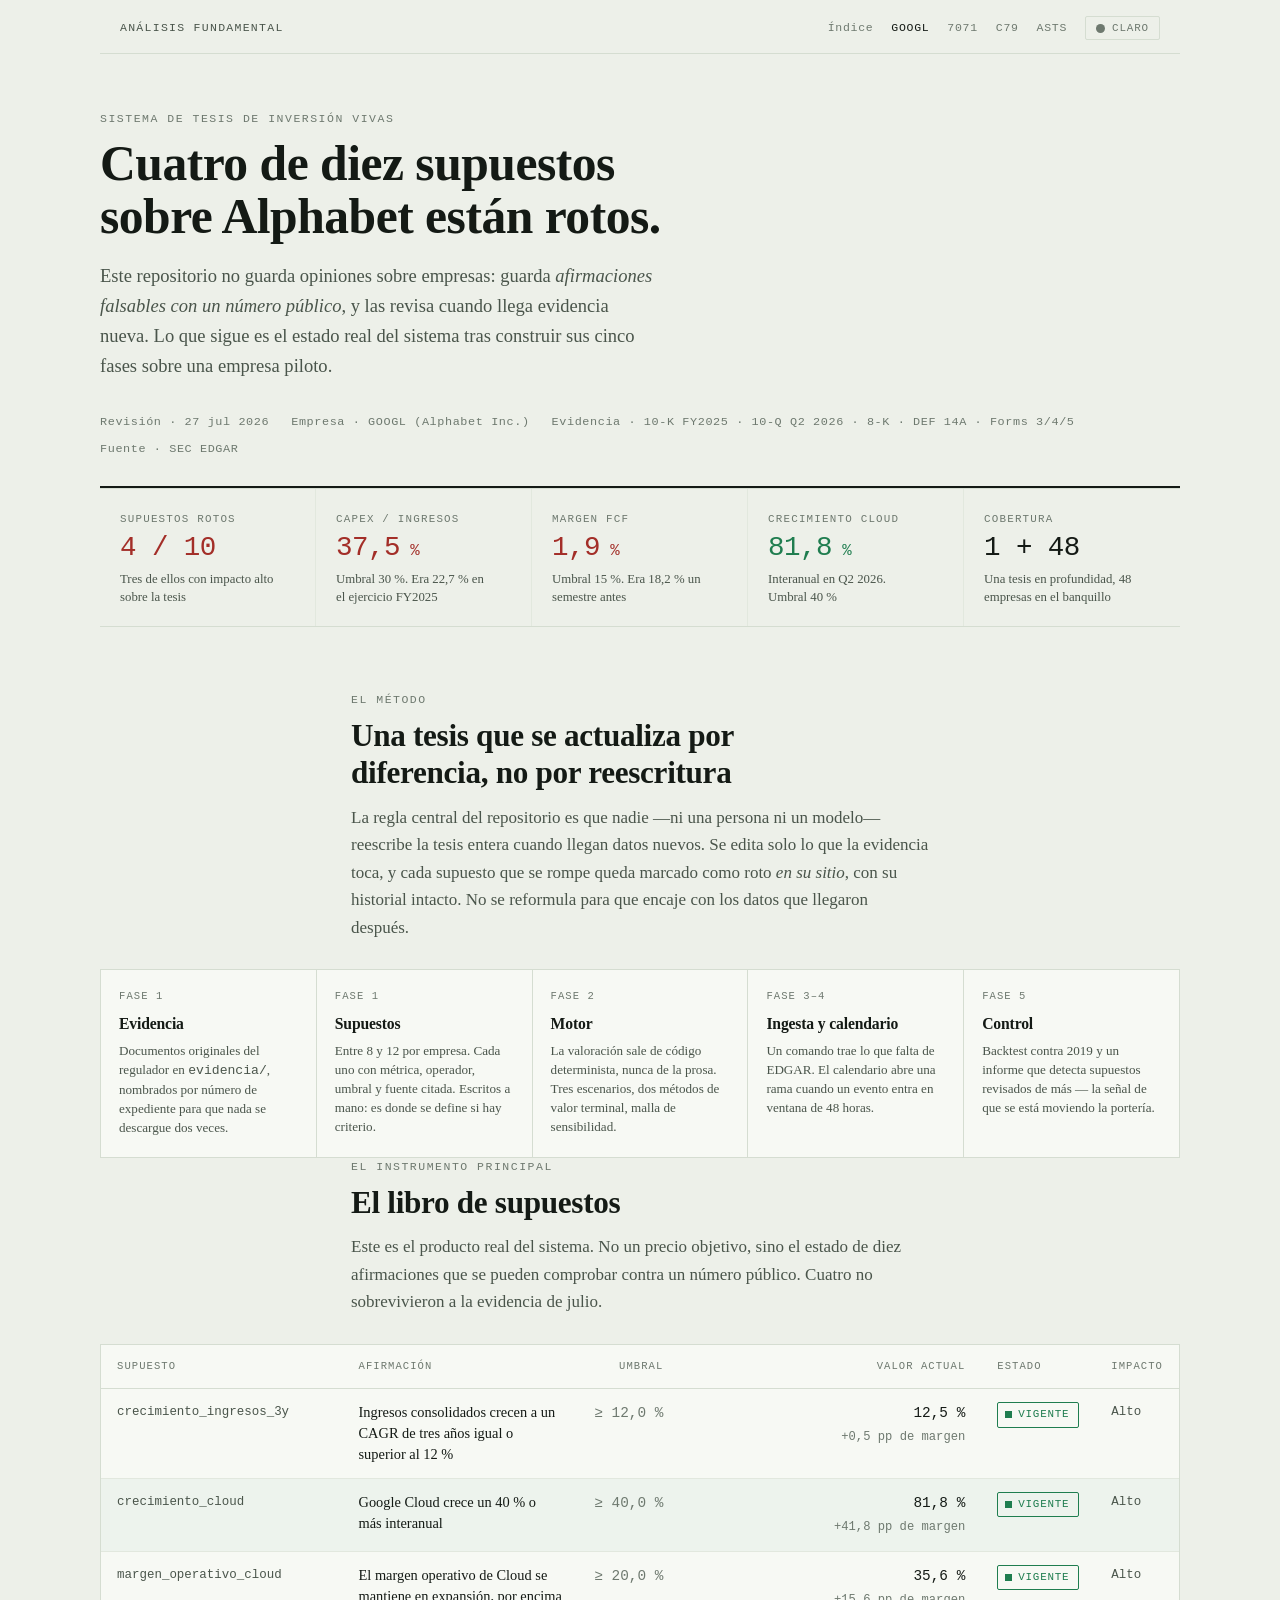
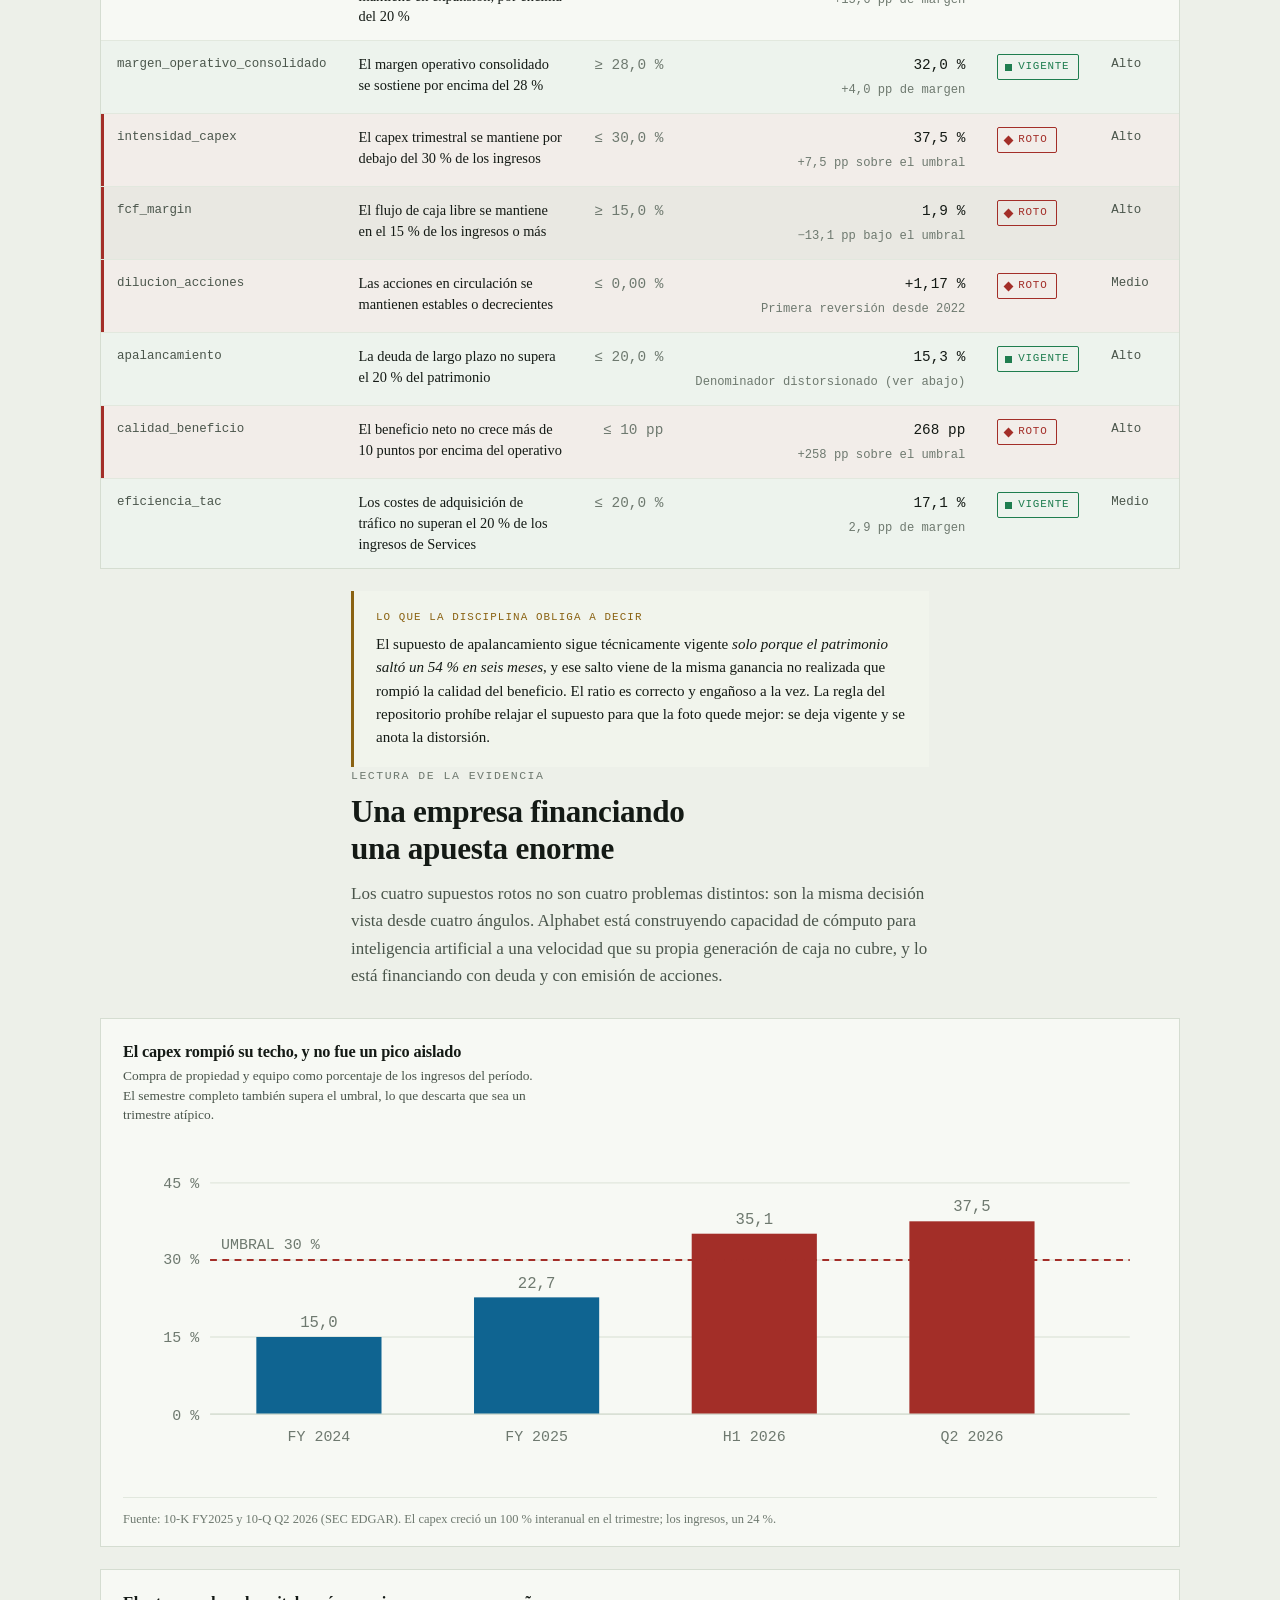
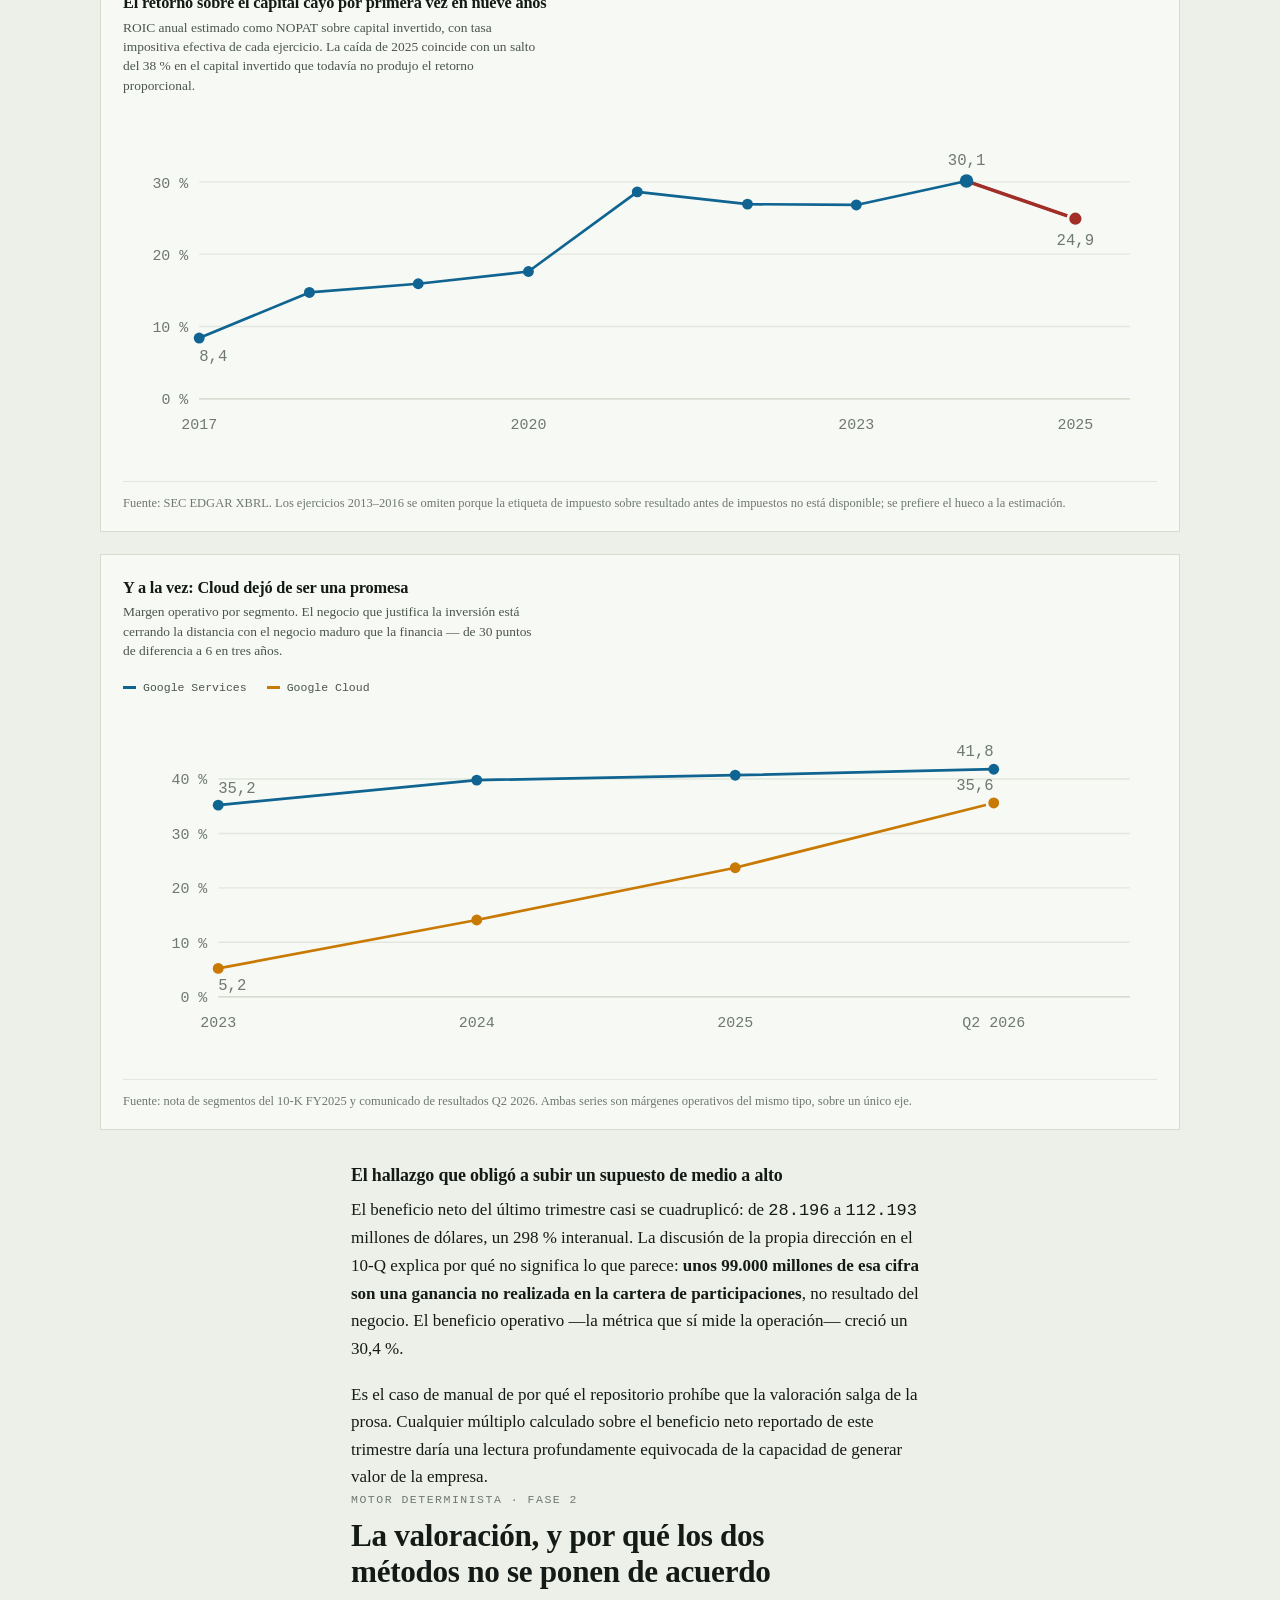
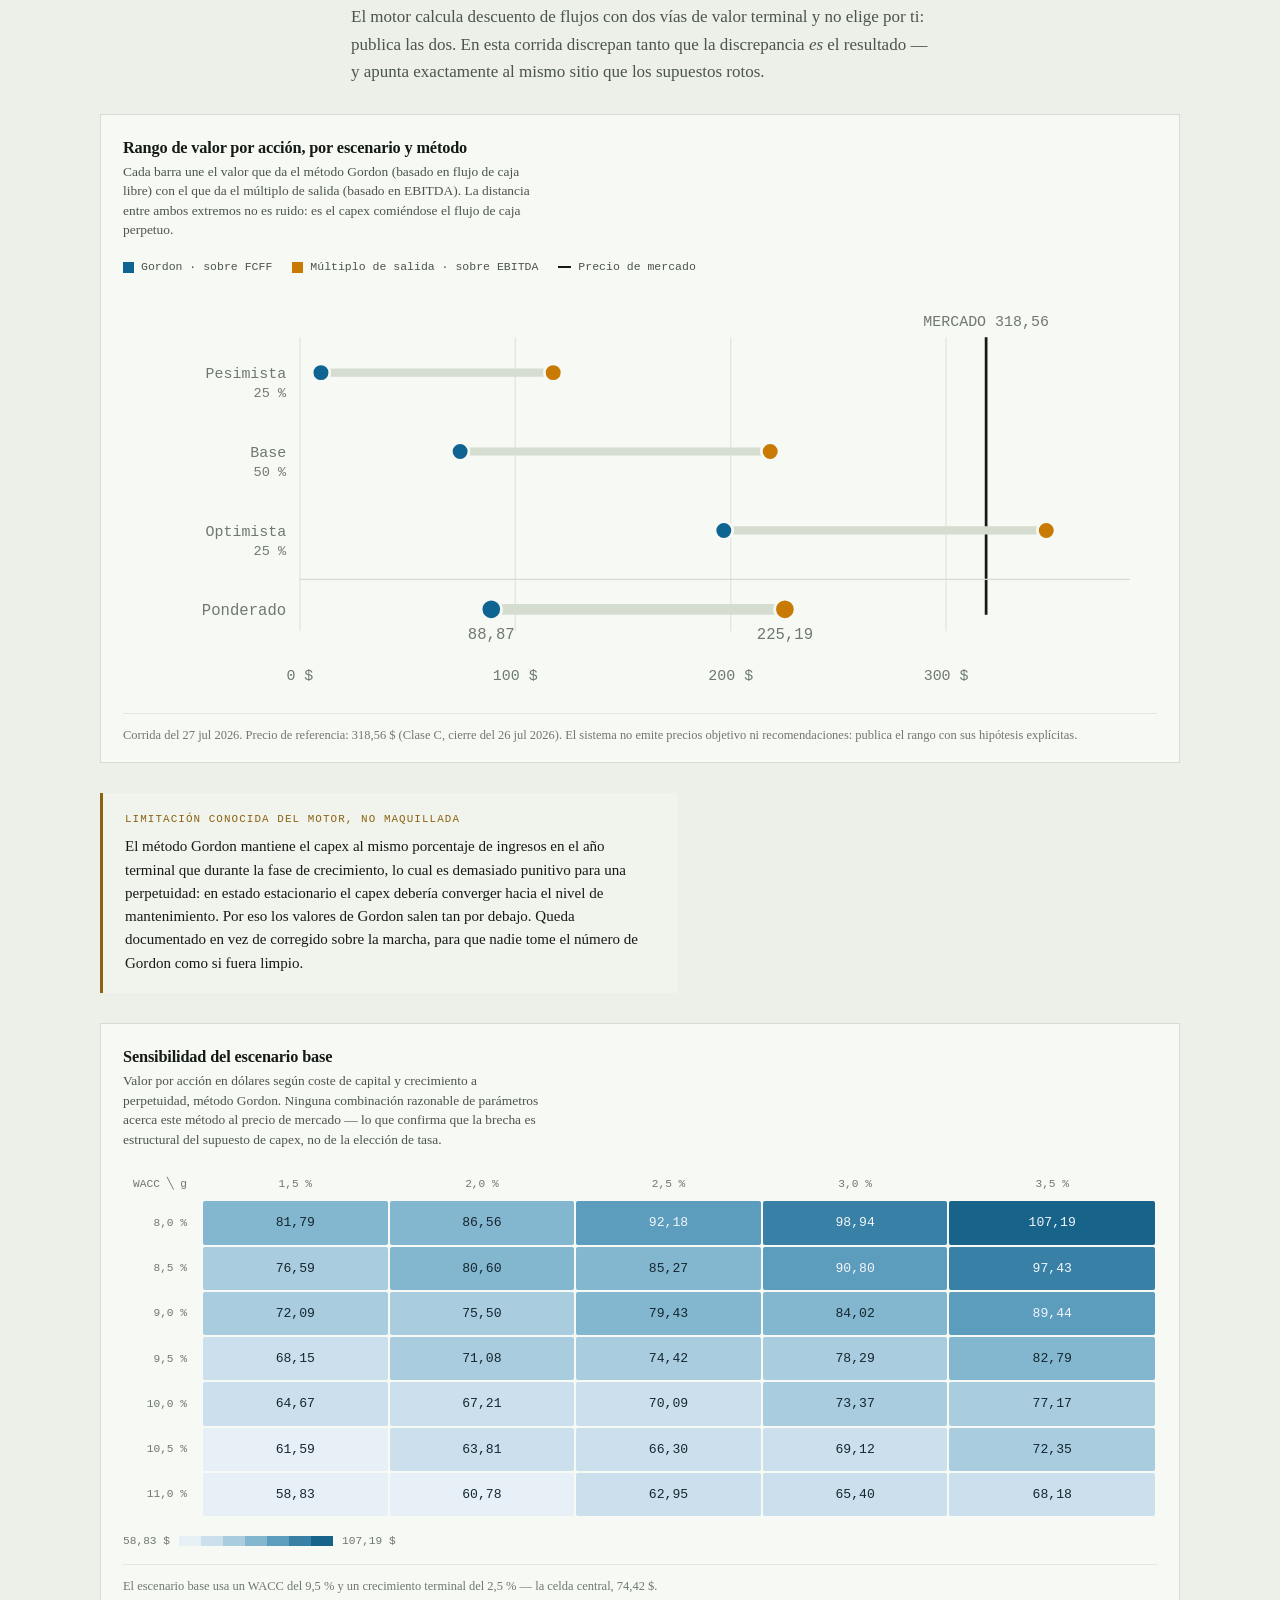
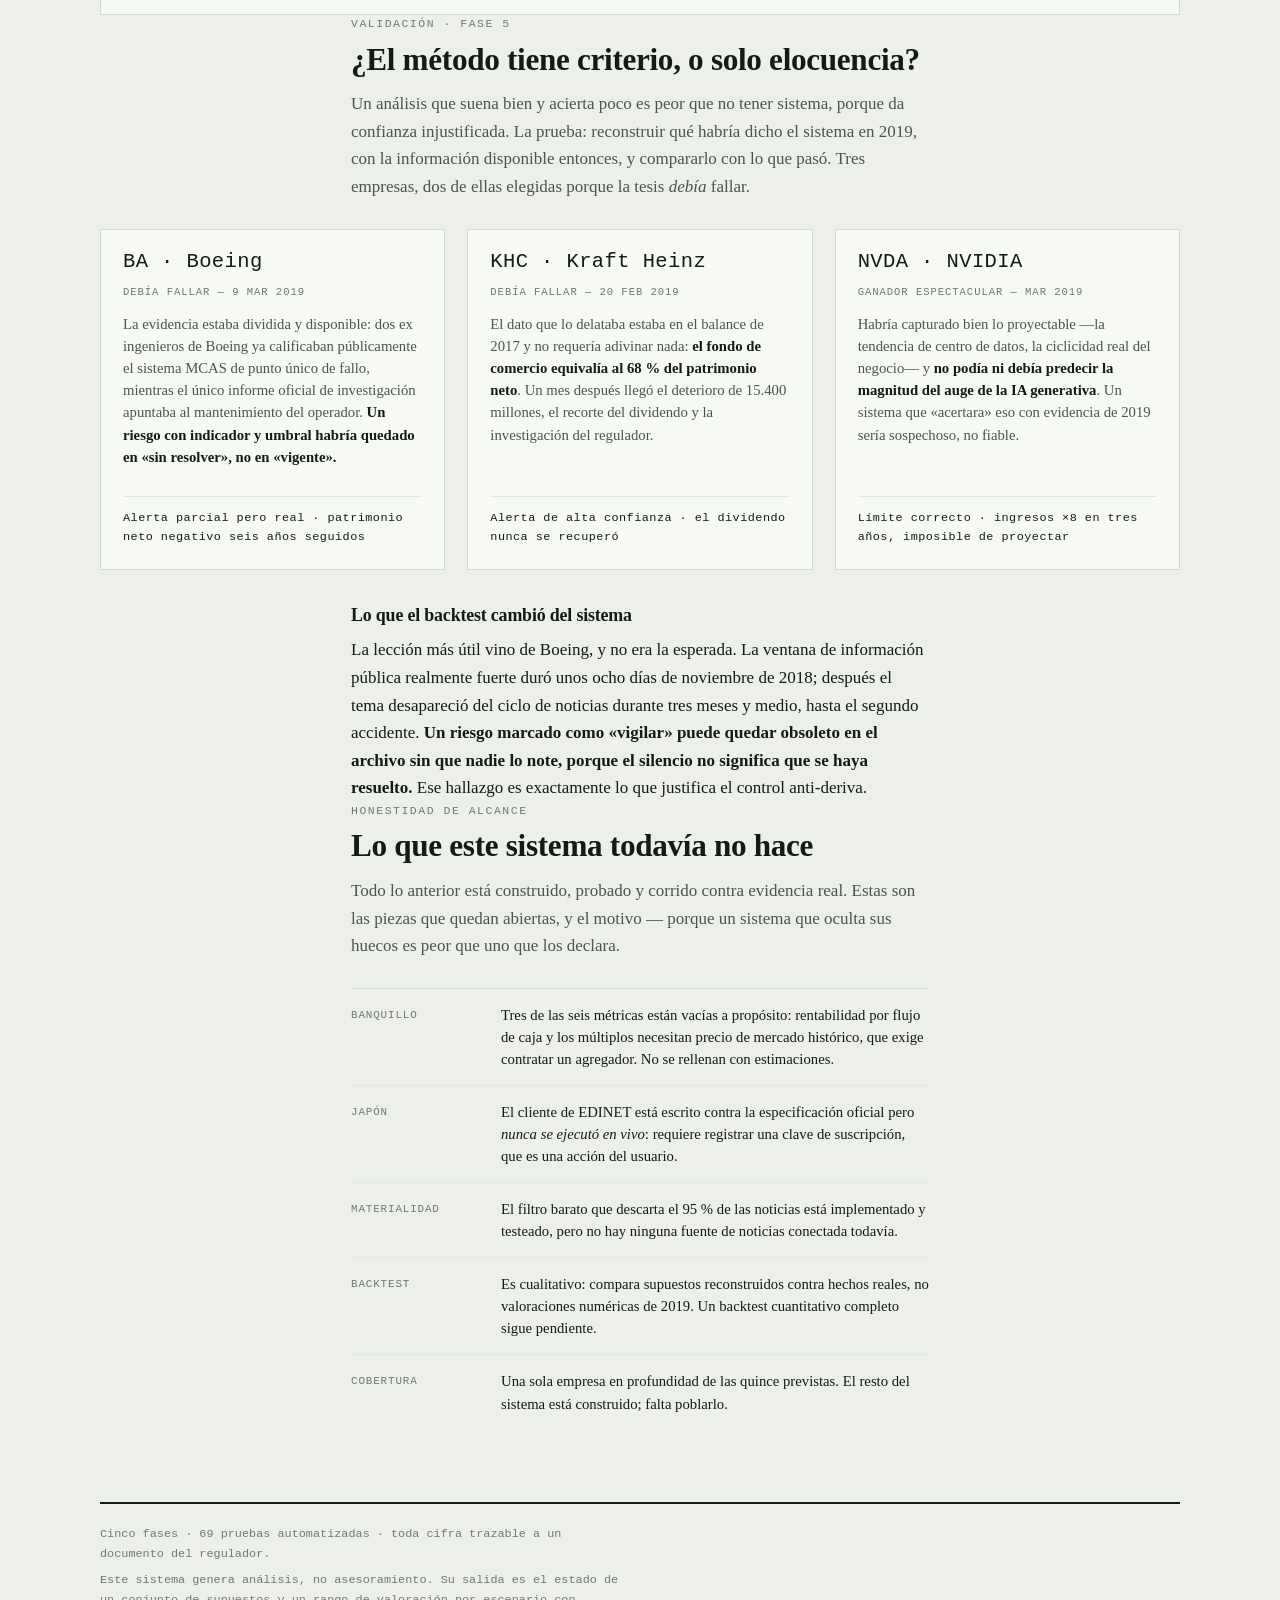
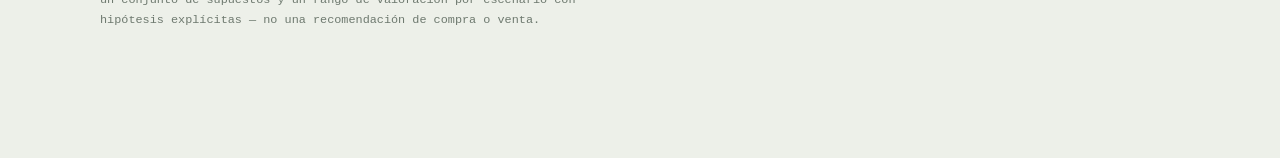
<file: googl/index.html>
<!DOCTYPE html>
<html lang="es">
<head>
<meta charset="UTF-8" />
<meta name="viewport" content="width=device-width, initial-scale=1" />
<title>GOOGL — estado de la tesis | Análisis fundamental</title>
<meta name="description" content="Diez supuestos falsables sobre Alphabet, cuatro rotos. Valoración por escenarios y validación por backtest. Toda cifra trazable a un documento de la SEC." />
<meta name="author" content="Pedro Sánchez Ramírez" />
<meta name="color-scheme" content="light dark" />
<meta name="theme-color" content="#EDF0E9" media="(prefers-color-scheme: light)" />
<meta name="theme-color" content="#0E120F" media="(prefers-color-scheme: dark)" />
<link rel="canonical" href="https://analysis.pampaiter.com/googl/" />
<meta property="og:type" content="website" />
<meta property="og:title" content="GOOGL — estado de la tesis | Análisis fundamental" />
<meta property="og:description" content="Diez supuestos falsables sobre Alphabet, cuatro rotos. Valoración por escenarios y validación por backtest. Toda cifra trazable a un documento de la SEC." />
<meta property="og:url" content="https://analysis.pampaiter.com/googl/" />
<meta property="og:locale" content="es_ES" />
<meta name="twitter:card" content="summary" />
<meta name="twitter:title" content="GOOGL — estado de la tesis | Análisis fundamental" />
<meta name="twitter:description" content="Diez supuestos falsables sobre Alphabet, cuatro rotos. Valoración por escenarios y validación por backtest. Toda cifra trazable a un documento de la SEC." />
<link rel="stylesheet" href="../assets/base.css" />
</head>
<body>
<div class="sitebar">
  <a class="brand" href="../">Análisis fundamental</a>
  <nav><a href="../">Índice</a><a href="../googl/" aria-current="page">GOOGL</a><a href="../7071/">7071</a><a href="../c79/">C79</a><a href="../asts/">ASTS</a><button class="theme-toggle" type="button" id="themeToggle" aria-label="Cambiar entre tema claro y oscuro"><i class="ic"></i><span id="themeLabel">Tema</span></button></nav>
</div>
<div class="page">

<div class="wide">
  <header class="masthead">
    <span class="eyebrow">Sistema de tesis de inversión vivas</span>
    <h1>Cuatro de diez supuestos<br>sobre Alphabet están rotos.</h1>
    <p class="lede">Este repositorio no guarda opiniones sobre empresas: guarda <em>afirmaciones falsables con un número público</em>, y las revisa cuando llega evidencia nueva. Lo que sigue es el estado real del sistema tras construir sus cinco fases sobre una empresa piloto.</p>
    <div class="dateline">
      <span>Revisión · 27 jul 2026</span>
      <span>Empresa · GOOGL (Alphabet Inc.)</span>
      <span>Evidencia · 10-K FY2025 · 10-Q Q2 2026 · 8-K · DEF 14A · Forms 3/4/5</span>
      <span>Fuente · SEC EDGAR</span>
    </div>
  </header>
</div>

<div class="wide">
  <div class="state-strip">
    <div class="state-cell">
      <span class="k">Supuestos rotos</span>
      <span class="v num is-broken">4 / 10</span>
      <span class="sub">Tres de ellos con impacto alto sobre la tesis</span>
    </div>
    <div class="state-cell">
      <span class="k">Capex / ingresos</span>
      <span class="v num is-broken">37,5<span class="u"> %</span></span>
      <span class="sub">Umbral 30 %. Era 22,7 % en el ejercicio FY2025</span>
    </div>
    <div class="state-cell">
      <span class="k">Margen FCF</span>
      <span class="v num is-broken">1,9<span class="u"> %</span></span>
      <span class="sub">Umbral 15 %. Era 18,2 % un semestre antes</span>
    </div>
    <div class="state-cell">
      <span class="k">Crecimiento Cloud</span>
      <span class="v num is-good">81,8<span class="u"> %</span></span>
      <span class="sub">Interanual en Q2 2026. Umbral 40 %</span>
    </div>
    <div class="state-cell">
      <span class="k">Cobertura</span>
      <span class="v num">1 + 48</span>
      <span class="sub">Una tesis en profundidad, 48 empresas en el banquillo</span>
    </div>
  </div>
</div>

<!-- ============ 1. QUÉ ES ============ -->
<section class="wide">
  <div class="col section-head">
    <span class="eyebrow">El método</span>
    <h2>Una tesis que se actualiza por diferencia, no por reescritura</h2>
    <p>La regla central del repositorio es que nadie —ni una persona ni un modelo— reescribe la tesis entera cuando llegan datos nuevos. Se edita solo lo que la evidencia toca, y cada supuesto que se rompe queda marcado como roto <em>en su sitio</em>, con su historial intacto. No se reformula para que encaje con los datos que llegaron después.</p>
  </div>
  <div class="flow">
    <div class="step">
      <span class="n">FASE 1</span>
      <h3>Evidencia</h3>
      <p>Documentos originales del regulador en <span class="num">evidencia/</span>, nombrados por número de expediente para que nada se descargue dos veces.</p>
    </div>
    <div class="step">
      <span class="n">FASE 1</span>
      <h3>Supuestos</h3>
      <p>Entre 8 y 12 por empresa. Cada uno con métrica, operador, umbral y fuente citada. Escritos a mano: es donde se define si hay criterio.</p>
    </div>
    <div class="step">
      <span class="n">FASE 2</span>
      <h3>Motor</h3>
      <p>La valoración sale de código determinista, nunca de la prosa. Tres escenarios, dos métodos de valor terminal, malla de sensibilidad.</p>
    </div>
    <div class="step">
      <span class="n">FASE 3–4</span>
      <h3>Ingesta y calendario</h3>
      <p>Un comando trae lo que falta de EDGAR. El calendario abre una rama cuando un evento entra en ventana de 48 horas.</p>
    </div>
    <div class="step">
      <span class="n">FASE 5</span>
      <h3>Control</h3>
      <p>Backtest contra 2019 y un informe que detecta supuestos revisados de más — la señal de que se está moviendo la portería.</p>
    </div>
  </div>
</section>

<!-- ============ 2. EL LIBRO DE SUPUESTOS ============ -->
<section class="wide">
  <div class="col section-head">
    <span class="eyebrow">El instrumento principal</span>
    <h2>El libro de supuestos</h2>
    <p>Este es el producto real del sistema. No un precio objetivo, sino el estado de diez afirmaciones que se pueden comprobar contra un número público. Cuatro no sobrevivieron a la evidencia de julio.</p>
  </div>

  <div class="ledger">
    <table class="grid">
      <thead>
        <tr>
          <th>Supuesto</th>
          <th>Afirmación</th>
          <th class="r">Umbral</th>
          <th class="r">Valor actual</th>
          <th>Estado</th>
          <th>Impacto</th>
        </tr>
      </thead>
      <tbody>
        <tr>
          <td class="sid">crecimiento_ingresos_3y</td>
          <td class="stmt">Ingresos consolidados crecen a un CAGR de tres años igual o superior al 12 %</td>
          <td class="r figure thr">≥ 12,0 %</td>
          <td class="r figure">12,5 %<span class="delta">+0,5 pp de margen</span></td>
          <td><span class="pill ok"><i class="dot"></i>Vigente</span></td>
          <td class="sid">Alto</td>
        </tr>
        <tr>
          <td class="sid">crecimiento_cloud</td>
          <td class="stmt">Google Cloud crece un 40 % o más interanual</td>
          <td class="r figure thr">≥ 40,0 %</td>
          <td class="r figure">81,8 %<span class="delta">+41,8 pp de margen</span></td>
          <td><span class="pill ok"><i class="dot"></i>Vigente</span></td>
          <td class="sid">Alto</td>
        </tr>
        <tr>
          <td class="sid">margen_operativo_cloud</td>
          <td class="stmt">El margen operativo de Cloud se mantiene en expansión, por encima del 20 %</td>
          <td class="r figure thr">≥ 20,0 %</td>
          <td class="r figure">35,6 %<span class="delta">+15,6 pp de margen</span></td>
          <td><span class="pill ok"><i class="dot"></i>Vigente</span></td>
          <td class="sid">Alto</td>
        </tr>
        <tr>
          <td class="sid">margen_operativo_consolidado</td>
          <td class="stmt">El margen operativo consolidado se sostiene por encima del 28 %</td>
          <td class="r figure thr">≥ 28,0 %</td>
          <td class="r figure">32,0 %<span class="delta">+4,0 pp de margen</span></td>
          <td><span class="pill ok"><i class="dot"></i>Vigente</span></td>
          <td class="sid">Alto</td>
        </tr>
        <tr class="broken">
          <td class="sid">intensidad_capex</td>
          <td class="stmt">El capex trimestral se mantiene por debajo del 30 % de los ingresos</td>
          <td class="r figure thr">≤ 30,0 %</td>
          <td class="r figure">37,5 %<span class="delta">+7,5 pp sobre el umbral</span></td>
          <td><span class="pill no"><i class="dot"></i>Roto</span></td>
          <td class="sid">Alto</td>
        </tr>
        <tr class="broken">
          <td class="sid">fcf_margin</td>
          <td class="stmt">El flujo de caja libre se mantiene en el 15 % de los ingresos o más</td>
          <td class="r figure thr">≥ 15,0 %</td>
          <td class="r figure">1,9 %<span class="delta">−13,1 pp bajo el umbral</span></td>
          <td><span class="pill no"><i class="dot"></i>Roto</span></td>
          <td class="sid">Alto</td>
        </tr>
        <tr class="broken">
          <td class="sid">dilucion_acciones</td>
          <td class="stmt">Las acciones en circulación se mantienen estables o decrecientes</td>
          <td class="r figure thr">≤ 0,00 %</td>
          <td class="r figure">+1,17 %<span class="delta">Primera reversión desde 2022</span></td>
          <td><span class="pill no"><i class="dot"></i>Roto</span></td>
          <td class="sid">Medio</td>
        </tr>
        <tr>
          <td class="sid">apalancamiento</td>
          <td class="stmt">La deuda de largo plazo no supera el 20 % del patrimonio</td>
          <td class="r figure thr">≤ 20,0 %</td>
          <td class="r figure">15,3 %<span class="delta">Denominador distorsionado (ver abajo)</span></td>
          <td><span class="pill ok"><i class="dot"></i>Vigente</span></td>
          <td class="sid">Alto</td>
        </tr>
        <tr class="broken">
          <td class="sid">calidad_beneficio</td>
          <td class="stmt">El beneficio neto no crece más de 10 puntos por encima del operativo</td>
          <td class="r figure thr">≤ 10 pp</td>
          <td class="r figure">268 pp<span class="delta">+258 pp sobre el umbral</span></td>
          <td><span class="pill no"><i class="dot"></i>Roto</span></td>
          <td class="sid">Alto</td>
        </tr>
        <tr>
          <td class="sid">eficiencia_tac</td>
          <td class="stmt">Los costes de adquisición de tráfico no superan el 20 % de los ingresos de Services</td>
          <td class="r figure thr">≤ 20,0 %</td>
          <td class="r figure">17,1 %<span class="delta">2,9 pp de margen</span></td>
          <td><span class="pill ok"><i class="dot"></i>Vigente</span></td>
          <td class="sid">Medio</td>
        </tr>
      </tbody>
    </table>
  </div>
  <div class="col" style="margin-top:22px">
    <div class="callout">
      <span class="lbl">Lo que la disciplina obliga a decir</span>
      <p style="margin:0">El supuesto de apalancamiento sigue técnicamente vigente <em>solo porque el patrimonio saltó un 54 % en seis meses</em>, y ese salto viene de la misma ganancia no realizada que rompió la calidad del beneficio. El ratio es correcto y engañoso a la vez. La regla del repositorio prohíbe relajar el supuesto para que la foto quede mejor: se deja vigente y se anota la distorsión.</p>
    </div>
  </div>
</section>

<!-- ============ 3. LO QUE LA EVIDENCIA MOSTRÓ ============ -->
<section class="wide">
  <div class="col section-head">
    <span class="eyebrow">Lectura de la evidencia</span>
    <h2>Una empresa financiando una apuesta enorme</h2>
    <p>Los cuatro supuestos rotos no son cuatro problemas distintos: son la misma decisión vista desde cuatro ángulos. Alphabet está construyendo capacidad de cómputo para inteligencia artificial a una velocidad que su propia generación de caja no cubre, y lo está financiando con deuda y con emisión de acciones.</p>
  </div>

  <figure class="chart-card">
    <h3 class="chart-title">El capex rompió su techo, y no fue un pico aislado</h3>
    <p class="chart-sub">Compra de propiedad y equipo como porcentaje de los ingresos del período. El semestre completo también supera el umbral, lo que descarta que sea un trimestre atípico.</p>
    <div class="chart-scroll">
      <svg class="chart" viewBox="0 0 760 250" role="img" aria-label="Capex sobre ingresos: 15,0% en FY2024, 22,7% en FY2025, 35,1% en el primer semestre de 2026 y 37,5% en el segundo trimestre de 2026, frente a un umbral del 30%.">
        <line class="gridline" x1="64" y1="200" x2="740" y2="200"/>
        <line class="gridline" x1="64" y1="143.3" x2="740" y2="143.3"/>
        <line class="gridline" x1="64" y1="86.7" x2="740" y2="86.7"/>
        <line class="gridline" x1="64" y1="30" x2="740" y2="30"/>
        <text x="56" y="204" text-anchor="end">0 %</text>
        <text x="56" y="147" text-anchor="end">15 %</text>
        <text x="56" y="90" text-anchor="end">30 %</text>
        <text x="56" y="34" text-anchor="end">45 %</text>

        <rect class="hit" x="98" y="143.3" width="92" height="56.7" fill="var(--s1)" rx="0" data-k="FY 2024" data-v="15,0 % · capex 52.535 M$ sobre 350.018 M$"/>
        <rect class="hit" x="258" y="114.2" width="92" height="85.8" fill="var(--s1)" data-k="FY 2025" data-v="22,7 % · capex 91.447 M$ sobre 402.836 M$"/>
        <rect class="hit" x="418" y="67.4" width="92" height="132.6" fill="var(--broken)" data-k="H1 2026" data-v="35,1 % · capex 80.598 M$ sobre 229.692 M$"/>
        <rect class="hit" x="578" y="58.3" width="92" height="141.7" fill="var(--broken)" data-k="Q2 2026" data-v="37,5 % · capex 44.924 M$ sobre 119.796 M$"/>

        <line x1="64" y1="86.7" x2="740" y2="86.7" stroke="var(--broken)" stroke-width="1.5" stroke-dasharray="5 4"/>
        <text x="72" y="79" text-anchor="start" fill="var(--broken)" style="font-size:11px">UMBRAL 30 %</text>

        <text class="val" x="144" y="136" text-anchor="middle" fill="var(--ink)">15,0</text>
        <text class="val" x="304" y="107" text-anchor="middle" fill="var(--ink)">22,7</text>
        <text class="val" x="464" y="60" text-anchor="middle" fill="var(--broken)">35,1</text>
        <text class="val" x="624" y="51" text-anchor="middle" fill="var(--broken)">37,5</text>

        <text x="144" y="220" text-anchor="middle">FY 2024</text>
        <text x="304" y="220" text-anchor="middle">FY 2025</text>
        <text x="464" y="220" text-anchor="middle">H1 2026</text>
        <text x="624" y="220" text-anchor="middle">Q2 2026</text>
        <line class="axis" x1="64" y1="200" x2="740" y2="200"/>
      </svg>
    </div>
    <figcaption>Fuente: 10-K FY2025 y 10-Q Q2 2026 (SEC EDGAR). El capex creció un 100 % interanual en el trimestre; los ingresos, un 24 %.</figcaption>
  </figure>

  <figure class="chart-card">
    <h3 class="chart-title">El retorno sobre el capital cayó por primera vez en nueve años</h3>
    <p class="chart-sub">ROIC anual estimado como NOPAT sobre capital invertido, con tasa impositiva efectiva de cada ejercicio. La caída de 2025 coincide con un salto del 38 % en el capital invertido que todavía no produjo el retorno proporcional.</p>
    <div class="chart-scroll">
      <svg class="chart" viewBox="0 0 760 260" role="img" aria-label="ROIC de Alphabet entre 2017 y 2025: sube de 8,4% a 30,1% y cae a 24,9% en 2025.">
        <line class="gridline" x1="56" y1="210" x2="740" y2="210"/>
        <line class="gridline" x1="56" y1="156.9" x2="740" y2="156.9"/>
        <line class="gridline" x1="56" y1="103.7" x2="740" y2="103.7"/>
        <line class="gridline" x1="56" y1="50.6" x2="740" y2="50.6"/>
        <text x="48" y="214" text-anchor="end">0 %</text>
        <text x="48" y="161" text-anchor="end">10 %</text>
        <text x="48" y="108" text-anchor="end">20 %</text>
        <text x="48" y="55" text-anchor="end">30 %</text>

        <polyline fill="none" stroke="var(--s1)" stroke-width="2" stroke-linejoin="round" stroke-linecap="round"
          points="56,165.4 137,131.9 217,125.5 298,116.5 378,58.0 459,67.0 539,67.6 620,50.0 700,77.7"/>
        <line x1="620" y1="50.0" x2="700" y2="77.7" stroke="var(--broken)" stroke-width="2.5" stroke-linecap="round"/>

        <circle class="hit" cx="56"  cy="165.4" r="4" fill="var(--s1)" data-k="2017" data-v="ROIC 8,4 %"/>
        <circle class="hit" cx="137" cy="131.9" r="4" fill="var(--s1)" data-k="2018" data-v="ROIC 14,7 %"/>
        <circle class="hit" cx="217" cy="125.5" r="4" fill="var(--s1)" data-k="2019" data-v="ROIC 15,9 %"/>
        <circle class="hit" cx="298" cy="116.5" r="4" fill="var(--s1)" data-k="2020" data-v="ROIC 17,6 %"/>
        <circle class="hit" cx="378" cy="58.0"  r="4" fill="var(--s1)" data-k="2021" data-v="ROIC 28,6 %"/>
        <circle class="hit" cx="459" cy="67.0"  r="4" fill="var(--s1)" data-k="2022" data-v="ROIC 26,9 %"/>
        <circle class="hit" cx="539" cy="67.6"  r="4" fill="var(--s1)" data-k="2023" data-v="ROIC 26,8 %"/>
        <circle class="hit" cx="620" cy="50.0"  r="5" fill="var(--s1)" data-k="2024" data-v="ROIC 30,1 % · máximo de la serie"/>
        <circle class="hit" cx="700" cy="77.7"  r="5.5" fill="var(--broken)" stroke="var(--surface)" stroke-width="2" data-k="2025" data-v="ROIC 24,9 % · primera caída en nueve años"/>

        <text class="val" x="620" y="38" text-anchor="middle" fill="var(--ink)">30,1</text>
        <text class="val" x="700" y="97" text-anchor="middle" fill="var(--broken)">24,9</text>
        <text class="val" x="56" y="182" text-anchor="start" fill="var(--ink-2)">8,4</text>

        <text x="56" y="232" text-anchor="middle">2017</text>
        <text x="298" y="232" text-anchor="middle">2020</text>
        <text x="539" y="232" text-anchor="middle">2023</text>
        <text x="700" y="232" text-anchor="middle">2025</text>
        <line class="axis" x1="56" y1="210" x2="740" y2="210"/>
      </svg>
    </div>
    <figcaption>Fuente: SEC EDGAR XBRL. Los ejercicios 2013–2016 se omiten porque la etiqueta de impuesto sobre resultado antes de impuestos no está disponible; se prefiere el hueco a la estimación.</figcaption>
  </figure>

  <figure class="chart-card">
    <h3 class="chart-title">Y a la vez: Cloud dejó de ser una promesa</h3>
    <p class="chart-sub">Margen operativo por segmento. El negocio que justifica la inversión está cerrando la distancia con el negocio maduro que la financia — de 30 puntos de diferencia a 6 en tres años.</p>
    <div class="legend">
      <span><i class="swatch" style="background:var(--s1)"></i>Google Services</span>
      <span><i class="swatch" style="background:var(--s2)"></i>Google Cloud</span>
    </div>
    <div class="chart-scroll">
      <svg class="chart" viewBox="0 0 760 260" role="img" aria-label="Margen operativo: Google Services pasa de 35,2% a 41,8% y Google Cloud de 5,2% a 35,6% entre 2023 y el segundo trimestre de 2026.">
        <line class="gridline" x1="70" y1="210" x2="740" y2="210"/>
        <line class="gridline" x1="70" y1="170" x2="740" y2="170"/>
        <line class="gridline" x1="70" y1="130" x2="740" y2="130"/>
        <line class="gridline" x1="70" y1="90" x2="740" y2="90"/>
        <line class="gridline" x1="70" y1="50" x2="740" y2="50"/>
        <text x="62" y="214" text-anchor="end">0 %</text>
        <text x="62" y="174" text-anchor="end">10 %</text>
        <text x="62" y="134" text-anchor="end">20 %</text>
        <text x="62" y="94" text-anchor="end">30 %</text>
        <text x="62" y="54" text-anchor="end">40 %</text>

        <polyline fill="none" stroke="var(--s1)" stroke-width="2" stroke-linejoin="round" stroke-linecap="round"
          points="70,69.2 260,50.8 450,47.2 640,42.8"/>
        <polyline fill="none" stroke="var(--s2)" stroke-width="2" stroke-linejoin="round" stroke-linecap="round"
          points="70,189.2 260,153.6 450,115.2 640,67.6"/>

        <circle class="hit" cx="70"  cy="69.2"  r="4" fill="var(--s1)" data-k="Services · 2023" data-v="35,2 % — 95.858 M$ sobre 272.543 M$"/>
        <circle class="hit" cx="260" cy="50.8"  r="4" fill="var(--s1)" data-k="Services · 2024" data-v="39,8 % — 121.263 M$ sobre 304.930 M$"/>
        <circle class="hit" cx="450" cy="47.2"  r="4" fill="var(--s1)" data-k="Services · 2025" data-v="40,7 % — 139.404 M$ sobre 342.721 M$"/>
        <circle class="hit" cx="640" cy="42.8"  r="4" fill="var(--s1)" data-k="Services · Q2 2026" data-v="41,8 % — 39.544 M$ sobre 94.540 M$"/>

        <circle class="hit" cx="70"  cy="189.2" r="4" fill="var(--s2)" data-k="Cloud · 2023" data-v="5,2 % — 1.716 M$ sobre 33.088 M$"/>
        <circle class="hit" cx="260" cy="153.6" r="4" fill="var(--s2)" data-k="Cloud · 2024" data-v="14,1 % — 6.112 M$ sobre 43.229 M$"/>
        <circle class="hit" cx="450" cy="115.2" r="4" fill="var(--s2)" data-k="Cloud · 2025" data-v="23,7 % — 13.910 M$ sobre 58.705 M$"/>
        <circle class="hit" cx="640" cy="67.6"  r="5" fill="var(--s2)" stroke="var(--surface)" stroke-width="2" data-k="Cloud · Q2 2026" data-v="35,6 % — 8.814 M$ sobre 24.768 M$"/>

        <text class="val" x="70" y="60" text-anchor="start" fill="var(--ink-2)">35,2</text>
        <text class="val" x="640" y="33" text-anchor="end" fill="var(--ink-2)">41,8</text>
        <text class="val" x="70" y="205" text-anchor="start" fill="var(--ink-2)">5,2</text>
        <text class="val" x="640" y="58" text-anchor="end" fill="var(--ink-2)">35,6</text>

        <text x="70" y="232" text-anchor="middle">2023</text>
        <text x="260" y="232" text-anchor="middle">2024</text>
        <text x="450" y="232" text-anchor="middle">2025</text>
        <text x="640" y="232" text-anchor="middle">Q2 2026</text>
        <line class="axis" x1="70" y1="210" x2="740" y2="210"/>
      </svg>
    </div>
    <figcaption>Fuente: nota de segmentos del 10-K FY2025 y comunicado de resultados Q2 2026. Ambas series son márgenes operativos del mismo tipo, sobre un único eje.</figcaption>
  </figure>

  <div class="col" style="margin-top:34px">
    <h3 style="margin-bottom:0.5em">El hallazgo que obligó a subir un supuesto de medio a alto</h3>
    <p>El beneficio neto del último trimestre casi se cuadruplicó: de <span class="num">28.196</span> a <span class="num">112.193</span> millones de dólares, un 298 % interanual. La discusión de la propia dirección en el 10-Q explica por qué no significa lo que parece: <strong>unos 99.000 millones de esa cifra son una ganancia no realizada en la cartera de participaciones</strong>, no resultado del negocio. El beneficio operativo —la métrica que sí mide la operación— creció un 30,4 %.</p>
    <p>Es el caso de manual de por qué el repositorio prohíbe que la valoración salga de la prosa. Cualquier múltiplo calculado sobre el beneficio neto reportado de este trimestre daría una lectura profundamente equivocada de la capacidad de generar valor de la empresa.</p>
  </div>
</section>

<!-- ============ 4. VALORACIÓN ============ -->
<section class="wide">
  <div class="col section-head">
    <span class="eyebrow">Motor determinista · Fase 2</span>
    <h2>La valoración, y por qué los dos métodos no se ponen de acuerdo</h2>
    <p>El motor calcula descuento de flujos con dos vías de valor terminal y no elige por ti: publica las dos. En esta corrida discrepan tanto que la discrepancia <em>es</em> el resultado — y apunta exactamente al mismo sitio que los supuestos rotos.</p>
  </div>

  <figure class="chart-card">
    <h3 class="chart-title">Rango de valor por acción, por escenario y método</h3>
    <p class="chart-sub">Cada barra une el valor que da el método Gordon (basado en flujo de caja libre) con el que da el múltiplo de salida (basado en EBITDA). La distancia entre ambos extremos no es ruido: es el capex comiéndose el flujo de caja perpetuo.</p>
    <div class="legend">
      <span><i class="swatch sq" style="background:var(--s1)"></i>Gordon · sobre FCFF</span>
      <span><i class="swatch sq" style="background:var(--s2)"></i>Múltiplo de salida · sobre EBITDA</span>
      <span><i class="swatch" style="background:var(--ink);height:2px"></i>Precio de mercado</span>
    </div>
    <div class="chart-scroll">
      <svg class="chart" viewBox="0 0 760 300" role="img" aria-label="Rango de valoración por escenario. Pesimista de 9,82 a 117,57 dólares; base de 74,42 a 218,36; optimista de 196,81 a 346,49. Valor esperado ponderado de 88,87 a 225,19. Precio de mercado 318,56.">
        <line class="gridline" x1="130" y1="34" x2="130" y2="250"/>
        <line class="gridline" x1="288.3" y1="34" x2="288.3" y2="250"/>
        <line class="gridline" x1="446.7" y1="34" x2="446.7" y2="250"/>
        <line class="gridline" x1="605" y1="34" x2="605" y2="250"/>

        <line x1="634.4" y1="34" x2="634.4" y2="238" stroke="var(--ink)" stroke-width="2"/>
        <text x="634.4" y="26" text-anchor="middle" fill="var(--ink)" style="font-size:11px">MERCADO 318,56</text>

        <text x="120" y="64" text-anchor="end" fill="var(--ink-2)">Pesimista</text>
        <text x="120" y="78" text-anchor="end" style="font-size:10px">25 %</text>
        <line x1="145.5" y1="60" x2="316.2" y2="60" stroke="var(--rule)" stroke-width="6" stroke-linecap="round"/>
        <circle class="hit" cx="145.5" cy="60" r="6.5" fill="var(--s1)" stroke="var(--surface)" stroke-width="2" data-k="Pesimista · Gordon" data-v="9,82 $ por acción"/>
        <circle class="hit" cx="316.2" cy="60" r="6.5" fill="var(--s2)" stroke="var(--surface)" stroke-width="2" data-k="Pesimista · múltiplo de salida" data-v="117,57 $ por acción"/>

        <text x="120" y="122" text-anchor="end" fill="var(--ink-2)">Base</text>
        <text x="120" y="136" text-anchor="end" style="font-size:10px">50 %</text>
        <line x1="247.8" y1="118" x2="475.7" y2="118" stroke="var(--rule)" stroke-width="6" stroke-linecap="round"/>
        <circle class="hit" cx="247.8" cy="118" r="6.5" fill="var(--s1)" stroke="var(--surface)" stroke-width="2" data-k="Base · Gordon" data-v="74,42 $ por acción"/>
        <circle class="hit" cx="475.7" cy="118" r="6.5" fill="var(--s2)" stroke="var(--surface)" stroke-width="2" data-k="Base · múltiplo de salida" data-v="218,36 $ por acción"/>

        <text x="120" y="180" text-anchor="end" fill="var(--ink-2)">Optimista</text>
        <text x="120" y="194" text-anchor="end" style="font-size:10px">25 %</text>
        <line x1="441.6" y1="176" x2="678.6" y2="176" stroke="var(--rule)" stroke-width="6" stroke-linecap="round"/>
        <circle class="hit" cx="441.6" cy="176" r="6.5" fill="var(--s1)" stroke="var(--surface)" stroke-width="2" data-k="Optimista · Gordon" data-v="196,81 $ por acción"/>
        <circle class="hit" cx="678.6" cy="176" r="6.5" fill="var(--s2)" stroke="var(--surface)" stroke-width="2" data-k="Optimista · múltiplo de salida" data-v="346,49 $ por acción"/>

        <line class="axis" x1="130" y1="212" x2="740" y2="212"/>
        <text x="120" y="238" text-anchor="end" fill="var(--ink)" style="font-size:11.5px">Ponderado</text>
        <line x1="270.7" y1="234" x2="486.5" y2="234" stroke="var(--rule)" stroke-width="8" stroke-linecap="round"/>
        <circle class="hit" cx="270.7" cy="234" r="7.5" fill="var(--s1)" stroke="var(--surface)" stroke-width="2" data-k="Esperado ponderado · Gordon" data-v="88,87 $ por acción"/>
        <circle class="hit" cx="486.5" cy="234" r="7.5" fill="var(--s2)" stroke="var(--surface)" stroke-width="2" data-k="Esperado ponderado · múltiplo" data-v="225,19 $ por acción"/>
        <text class="val" x="270.7" y="256" text-anchor="middle" fill="var(--ink)">88,87</text>
        <text class="val" x="486.5" y="256" text-anchor="middle" fill="var(--ink)">225,19</text>

        <text x="130" y="286" text-anchor="middle">0 $</text>
        <text x="288.3" y="286" text-anchor="middle">100 $</text>
        <text x="446.7" y="286" text-anchor="middle">200 $</text>
        <text x="605" y="286" text-anchor="middle">300 $</text>
      </svg>
    </div>
    <figcaption>Corrida del 27 jul 2026. Precio de referencia: 318,56 $ (Clase C, cierre del 26 jul 2026). El sistema no emite precios objetivo ni recomendaciones: publica el rango con sus hipótesis explícitas.</figcaption>
  </figure>

  <div class="col" style="margin:30px 0">
    <div class="callout">
      <span class="lbl">Limitación conocida del motor, no maquillada</span>
      <p style="margin:0">El método Gordon mantiene el capex al mismo porcentaje de ingresos en el año terminal que durante la fase de crecimiento, lo cual es demasiado punitivo para una perpetuidad: en estado estacionario el capex debería converger hacia el nivel de mantenimiento. Por eso los valores de Gordon salen tan por debajo. Queda documentado en vez de corregido sobre la marcha, para que nadie tome el número de Gordon como si fuera limpio.</p>
    </div>
  </div>

  <figure class="chart-card">
    <h3 class="chart-title">Sensibilidad del escenario base</h3>
    <p class="chart-sub">Valor por acción en dólares según coste de capital y crecimiento a perpetuidad, método Gordon. Ninguna combinación razonable de parámetros acerca este método al precio de mercado — lo que confirma que la brecha es estructural del supuesto de capex, no de la elección de tasa.</p>
    <div class="chart-scroll">
      <table class="heat">
        <thead>
          <tr>
            <th class="rowh">WACC ╲ g</th>
            <th>1,5 %</th><th>2,0 %</th><th>2,5 %</th><th>3,0 %</th><th>3,5 %</th>
          </tr>
        </thead>
        <tbody>
          <tr><th class="rowh">8,0 %</th><td class="s3c">81,79</td><td class="s3c">86,56</td><td class="s4c">92,18</td><td class="s5c">98,94</td><td class="s6c">107,19</td></tr>
          <tr><th class="rowh">8,5 %</th><td class="s2c">76,59</td><td class="s3c">80,60</td><td class="s3c">85,27</td><td class="s4c">90,80</td><td class="s5c">97,43</td></tr>
          <tr><th class="rowh">9,0 %</th><td class="s2c">72,09</td><td class="s2c">75,50</td><td class="s3c">79,43</td><td class="s3c">84,02</td><td class="s4c">89,44</td></tr>
          <tr><th class="rowh">9,5 %</th><td class="s1c">68,15</td><td class="s2c">71,08</td><td class="s2c">74,42</td><td class="s2c">78,29</td><td class="s3c">82,79</td></tr>
          <tr><th class="rowh">10,0 %</th><td class="s1c">64,67</td><td class="s1c">67,21</td><td class="s1c">70,09</td><td class="s2c">73,37</td><td class="s2c">77,17</td></tr>
          <tr><th class="rowh">10,5 %</th><td class="s0">61,59</td><td class="s1c">63,81</td><td class="s1c">66,30</td><td class="s1c">69,12</td><td class="s2c">72,35</td></tr>
          <tr><th class="rowh">11,0 %</th><td class="s0">58,83</td><td class="s0">60,78</td><td class="s1c">62,95</td><td class="s1c">65,40</td><td class="s1c">68,18</td></tr>
        </tbody>
      </table>
    </div>
    <div class="heat-scale">
      <span>58,83 $</span>
      <span class="steps"><i class="s0"></i><i class="s1c"></i><i class="s2c"></i><i class="s3c"></i><i class="s4c"></i><i class="s5c"></i><i class="s6c"></i></span>
      <span>107,19 $</span>
    </div>
    <figcaption>El escenario base usa un WACC del 9,5 % y un crecimiento terminal del 2,5 % — la celda central, 74,42 $.</figcaption>
  </figure>
</section>

<!-- ============ 5. BACKTEST ============ -->
<section class="wide">
  <div class="col section-head">
    <span class="eyebrow">Validación · Fase 5</span>
    <h2>¿El método tiene criterio, o solo elocuencia?</h2>
    <p>Un análisis que suena bien y acierta poco es peor que no tener sistema, porque da confianza injustificada. La prueba: reconstruir qué habría dicho el sistema en 2019, con la información disponible entonces, y compararlo con lo que pasó. Tres empresas, dos de ellas elegidas porque la tesis <em>debía</em> fallar.</p>
  </div>

  <div class="cases">
    <div class="case">
      <span class="tick">BA · Boeing</span>
      <span class="kind">Debía fallar — 9 mar 2019</span>
      <p class="verdict">La evidencia estaba dividida y disponible: dos ex ingenieros de Boeing ya calificaban públicamente el sistema MCAS de punto único de fallo, mientras el único informe oficial de investigación apuntaba al mantenimiento del operador. <strong>Un riesgo con indicador y umbral habría quedado en «sin resolver», no en «vigente».</strong></p>
      <span class="score">Alerta parcial pero real · patrimonio neto negativo seis años seguidos</span>
    </div>
    <div class="case">
      <span class="tick">KHC · Kraft Heinz</span>
      <span class="kind">Debía fallar — 20 feb 2019</span>
      <p class="verdict">El dato que lo delataba estaba en el balance de 2017 y no requería adivinar nada: <strong>el fondo de comercio equivalía al 68 % del patrimonio neto</strong>. Un mes después llegó el deterioro de 15.400 millones, el recorte del dividendo y la investigación del regulador.</p>
      <span class="score">Alerta de alta confianza · el dividendo nunca se recuperó</span>
    </div>
    <div class="case">
      <span class="tick">NVDA · NVIDIA</span>
      <span class="kind">Ganador espectacular — mar 2019</span>
      <p class="verdict">Habría capturado bien lo proyectable —la tendencia de centro de datos, la ciclicidad real del negocio— y <strong>no podía ni debía predecir la magnitud del auge de la IA generativa</strong>. Un sistema que «acertara» eso con evidencia de 2019 sería sospechoso, no fiable.</p>
      <span class="score">Límite correcto · ingresos ×8 en tres años, imposible de proyectar</span>
    </div>
  </div>

  <div class="col" style="margin-top:34px">
    <h3 style="margin-bottom:0.5em">Lo que el backtest cambió del sistema</h3>
    <p>La lección más útil vino de Boeing, y no era la esperada. La ventana de información pública realmente fuerte duró unos ocho días de noviembre de 2018; después el tema desapareció del ciclo de noticias durante tres meses y medio, hasta el segundo accidente. <strong>Un riesgo marcado como «vigilar» puede quedar obsoleto en el archivo sin que nadie lo note, porque el silencio no significa que se haya resuelto.</strong> Ese hallazgo es exactamente lo que justifica el control anti-deriva.</p>
  </div>
</section>

<!-- ============ 6. ESTADO / LÍMITES ============ -->
<section class="wide">
  <div class="col section-head">
    <span class="eyebrow">Honestidad de alcance</span>
    <h2>Lo que este sistema todavía no hace</h2>
    <p>Todo lo anterior está construido, probado y corrido contra evidencia real. Estas son las piezas que quedan abiertas, y el motivo — porque un sistema que oculta sus huecos es peor que uno que los declara.</p>
  </div>
  <div class="col">
    <ul class="gaps">
      <li>
        <span class="tag">Banquillo</span>
        <span>Tres de las seis métricas están vacías a propósito: rentabilidad por flujo de caja y los múltiplos necesitan precio de mercado histórico, que exige contratar un agregador. No se rellenan con estimaciones.</span>
      </li>
      <li>
        <span class="tag">Japón</span>
        <span>El cliente de EDINET está escrito contra la especificación oficial pero <em>nunca se ejecutó en vivo</em>: requiere registrar una clave de suscripción, que es una acción del usuario.</span>
      </li>
      <li>
        <span class="tag">Materialidad</span>
        <span>El filtro barato que descarta el 95 % de las noticias está implementado y testeado, pero no hay ninguna fuente de noticias conectada todavía.</span>
      </li>
      <li>
        <span class="tag">Backtest</span>
        <span>Es cualitativo: compara supuestos reconstruidos contra hechos reales, no valoraciones numéricas de 2019. Un backtest cuantitativo completo sigue pendiente.</span>
      </li>
      <li>
        <span class="tag">Cobertura</span>
        <span>Una sola empresa en profundidad de las quince previstas. El resto del sistema está construido; falta poblarlo.</span>
      </li>
    </ul>
  </div>
</section>

<div class="wide">
  <div class="col foot">
    <p style="margin:0 0 6px">Cinco fases · 69 pruebas automatizadas · toda cifra trazable a un documento del regulador.</p>
    <p style="margin:0">Este sistema genera análisis, no asesoramiento. Su salida es el estado de un conjunto de supuestos y un rango de valoración por escenario con hipótesis explícitas — no una recomendación de compra o venta.</p>
  </div>
</div>

</div>

<div id="tip" role="status" aria-live="polite"></div>
<script>
(function () {
  var tip = document.getElementById('tip');
  if (!tip) return;

  function show(el, x, y) {
    var k = el.getAttribute('data-k'), v = el.getAttribute('data-v');
    if (!k && !v) return;
    tip.innerHTML = '<span class="tk"></span><span class="tv"></span>';
    tip.querySelector('.tk').textContent = k || '';
    tip.querySelector('.tv').textContent = v || '';
    tip.classList.add('on');
    var r = tip.getBoundingClientRect();
    var left = Math.min(Math.max(8, x + 14), window.innerWidth - r.width - 8);
    var top = y - r.height - 14;
    if (top < 8) top = y + 18;
    tip.style.left = left + 'px';
    tip.style.top = top + 'px';
  }
  function hide() { tip.classList.remove('on'); }

  document.querySelectorAll('.hit').forEach(function (el) {
    el.setAttribute('tabindex', '0');
    var k = el.getAttribute('data-k'), v = el.getAttribute('data-v');
    if (k || v) el.setAttribute('aria-label', (k || '') + ': ' + (v || ''));
    el.addEventListener('pointerenter', function (e) { show(el, e.clientX, e.clientY); });
    el.addEventListener('pointermove', function (e) { show(el, e.clientX, e.clientY); });
    el.addEventListener('pointerleave', hide);
    el.addEventListener('focus', function () {
      var b = el.getBoundingClientRect();
      show(el, b.left + b.width / 2, b.top);
    });
    el.addEventListener('blur', hide);
  });
  window.addEventListener('scroll', hide, { passive: true });
})();

(function () {
  var root = document.documentElement, btn = document.getElementById('themeToggle'),
      lbl = document.getElementById('themeLabel'), KEY = 'af-tema';
  function sysDark() { return matchMedia('(prefers-color-scheme: dark)').matches; }
  function paint(t) { lbl.textContent = t === 'dark' ? 'Oscuro' : 'Claro'; }
  var saved = null;
  try { saved = localStorage.getItem(KEY); } catch (e) {}
  if (saved) { root.setAttribute('data-theme', saved); paint(saved); }
  else { paint(sysDark() ? 'dark' : 'light'); }
  btn.addEventListener('click', function () {
    var cur = root.getAttribute('data-theme') || (sysDark() ? 'dark' : 'light');
    var next = cur === 'dark' ? 'light' : 'dark';
    root.setAttribute('data-theme', next);
    try { localStorage.setItem(KEY, next); } catch (e) {}
    paint(next);
  });
})();
</script>
<script src="../assets/app.js"></script>
</body>
</html>
</file>
<file: assets/base.css>
:root {
  color-scheme: light;
  --paper:      #EDF0E9;
  --surface:    #F7F9F4;
  --surface-2:  #F1F4EC;
  --band:       rgba(31,125,79,0.045);
  --ink:        #141A15;
  --ink-2:      #4A554B;
  --muted:      #6E796F;
  --rule:       #D5DDD1;
  --rule-soft:  #E2E8DE;
  --good:       #1F7D4F;
  --broken:     #A32E28;
  --warn:       #8A6212;
  --s1:         #0F6491;
  --s2:         #C87A05;
  --ramp-0: #E7F0F6; --ramp-1: #CBE0EC; --ramp-2: #A9CCDF; --ramp-3: #83B6CF;
  --ramp-4: #5C9CBC; --ramp-5: #3880A5; --ramp-6: #17638A;
  --ramp-ink-lo: #14262F; --ramp-ink-hi: #F2F7FA;

  --serif: "Iowan Old Style", "Palatino Linotype", Palatino, "Book Antiqua", Georgia, serif;
  --mono: ui-monospace, "SF Mono", "Cascadia Mono", "Segoe UI Mono", Menlo, Consolas, monospace;
}
@media (prefers-color-scheme: dark) {
  :root:not([data-theme="light"]) {
    color-scheme: dark;
    --paper:      #0E120F;
    --surface:    #161B17;
    --surface-2:  #1B211C;
    --band:       rgba(79,168,124,0.055);
    --ink:        #E8EDE6;
    --ink-2:      #A7B2A6;
    --muted:      #7E8A7F;
    --rule:       #2A332B;
    --rule-soft:  #222A23;
    --good:       #4FA87C;
    --broken:     #E0736B;
    --warn:       #C9A24A;
    --s1:         #3C93C2;
    --s2:         #BD8320;
    --ramp-0: #14262F; --ramp-1: #1B3A4A; --ramp-2: #235066; --ramp-3: #2B6683;
    --ramp-4: #3480A2; --ramp-5: #4C9CBF; --ramp-6: #6FB6D4;
    --ramp-ink-lo: #9FBCCB; --ramp-ink-hi: #08161D;
  }
}
:root[data-theme="dark"] {
  color-scheme: dark;
  --paper:      #0E120F;
  --surface:    #161B17;
  --surface-2:  #1B211C;
  --band:       rgba(79,168,124,0.055);
  --ink:        #E8EDE6;
  --ink-2:      #A7B2A6;
  --muted:      #7E8A7F;
  --rule:       #2A332B;
  --rule-soft:  #222A23;
  --good:       #4FA87C;
  --broken:     #E0736B;
  --warn:       #C9A24A;
  --s1:         #3C93C2;
  --s2:         #BD8320;
  --ramp-0: #14262F; --ramp-1: #1B3A4A; --ramp-2: #235066; --ramp-3: #2B6683;
  --ramp-4: #3480A2; --ramp-5: #4C9CBF; --ramp-6: #6FB6D4;
  --ramp-ink-lo: #9FBCCB; --ramp-ink-hi: #08161D;
}

* { box-sizing: border-box; }

body, .page {
  background: var(--paper);
  color: var(--ink);
  font-family: var(--serif);
  font-size: 17px;
  line-height: 1.62;
  margin: 0;
  -webkit-font-smoothing: antialiased;
}

.page { padding: 0 20px 96px; }

.col { max-width: 68ch; margin: 0 auto; }
.wide { max-width: 1080px; margin: 0 auto; }

h1, h2, h3 { text-wrap: balance; margin: 0; font-weight: 600; letter-spacing: -0.01em; }
h1 { font-size: clamp(2rem, 5vw, 3.1rem); line-height: 1.08; }
h2 { font-size: clamp(1.45rem, 3vw, 1.95rem); line-height: 1.18; }
h3 { font-size: 1.12rem; line-height: 1.3; }
p { margin: 0 0 1.1em; }
p:last-child { margin-bottom: 0; }
a { color: var(--s1); }

.eyebrow {
  font-family: var(--mono);
  font-size: 0.72rem;
  letter-spacing: 0.13em;
  text-transform: uppercase;
  color: var(--muted);
  margin: 0 0 0.7em;
  display: block;
}

.num { font-family: var(--mono); font-variant-numeric: tabular-nums lining-nums; }

/* ---------- masthead ---------- */
.masthead {
  border-bottom: 2px solid var(--ink);
  padding: 56px 0 26px;
  margin-bottom: 0;
}
.masthead .lede {
  font-size: 1.16rem;
  color: var(--ink-2);
  margin-top: 0.9em;
  max-width: 60ch;
}
.dateline {
  display: flex;
  flex-wrap: wrap;
  gap: 8px 22px;
  font-family: var(--mono);
  font-size: 0.74rem;
  letter-spacing: 0.05em;
  color: var(--muted);
  padding: 12px 0 0;
}

/* ---------- headline state strip ---------- */
.state-strip {
  display: grid;
  grid-template-columns: repeat(auto-fit, minmax(148px, 1fr));
  border-top: 1px solid var(--rule);
  border-bottom: 1px solid var(--rule);
  margin: 0 0 64px;
}
.state-cell {
  padding: 22px 20px 20px;
  border-right: 1px solid var(--rule-soft);
}
.state-cell:last-child { border-right: 0; }
.state-cell .k {
  font-family: var(--mono);
  font-size: 0.68rem;
  letter-spacing: 0.11em;
  text-transform: uppercase;
  color: var(--muted);
  display: block;
  margin-bottom: 6px;
}
.state-cell .v {
  display: block;
  font-family: var(--mono);
  font-size: 1.72rem;
  font-variant-numeric: tabular-nums lining-nums;
  line-height: 1;
  letter-spacing: -0.02em;
}
.state-cell .v .u { font-size: 0.98rem; letter-spacing: 0; margin-left: 1px; }
.state-cell .sub {
  display: block;
  font-size: 0.8rem;
  color: var(--ink-2);
  margin-top: 9px;
  line-height: 1.4;
  max-width: 24ch;
}
.v.is-broken { color: var(--broken); }
.v.is-good { color: var(--good); }

section { margin: 0 0 76px; }
.section-head { margin-bottom: 28px; }
.section-head p { color: var(--ink-2); margin-top: 0.7em; }

/* ---------- ledger (greenbar) ---------- */
.ledger {
  border: 1px solid var(--rule);
  background: var(--surface);
  overflow-x: auto;
}
table.grid {
  width: 100%;
  border-collapse: collapse;
  font-size: 0.9rem;
  min-width: 660px;
}
table.grid thead th {
  font-family: var(--mono);
  font-size: 0.66rem;
  letter-spacing: 0.1em;
  text-transform: uppercase;
  color: var(--muted);
  font-weight: 500;
  text-align: left;
  padding: 13px 16px;
  border-bottom: 1px solid var(--rule);
  white-space: nowrap;
}
table.grid tbody tr:nth-child(even) { background: var(--band); }
table.grid td {
  padding: 13px 16px;
  border-bottom: 1px solid var(--rule-soft);
  vertical-align: top;
}
table.grid tbody tr:last-child td { border-bottom: 0; }
table.grid td.r, table.grid thead th.r { text-align: right; }
.sid {
  font-family: var(--mono);
  font-size: 0.78rem;
  color: var(--ink-2);
  white-space: nowrap;
}
.stmt { max-width: 34ch; line-height: 1.45; }
.figure { font-family: var(--mono); font-variant-numeric: tabular-nums lining-nums; white-space: nowrap; }
.thr { color: var(--muted); }
.delta { font-size: 0.76rem; color: var(--muted); display: block; margin-top: 3px; }
tr.broken td { background: rgba(163,43,40,0.055); }
tr.broken td:first-child { box-shadow: inset 3px 0 0 var(--broken); }
:root[data-theme="dark"] tr.broken td,
:root:not([data-theme="light"]) tr.broken td { }
@media (prefers-color-scheme: dark) {
  :root:not([data-theme="light"]) tr.broken td { background: rgba(224,115,107,0.075); }
}
:root[data-theme="dark"] tr.broken td { background: rgba(224,115,107,0.075); }

.pill {
  display: inline-flex;
  align-items: center;
  gap: 6px;
  font-family: var(--mono);
  font-size: 0.68rem;
  letter-spacing: 0.07em;
  text-transform: uppercase;
  padding: 3px 9px 3px 7px;
  border: 1px solid currentColor;
  border-radius: 2px;
  white-space: nowrap;
}
.pill.ok { color: var(--good); }
.pill.no { color: var(--broken); }
.pill .dot { width: 7px; height: 7px; flex: none; }
.pill.ok .dot { background: currentColor; }
.pill.no .dot { background: currentColor; transform: rotate(45deg); }

/* ---------- figures / charts ---------- */
figure { margin: 0; }
.chart-card {
  border: 1px solid var(--rule);
  background: var(--surface);
  padding: 22px 22px 18px;
}
.chart-card + .chart-card { margin-top: 22px; }
.chart-title { font-size: 1.02rem; font-weight: 600; margin: 0 0 4px; }
.chart-sub { font-size: 0.84rem; color: var(--ink-2); margin: 0 0 18px; max-width: 62ch; line-height: 1.45; }
figcaption {
  font-size: 0.78rem;
  color: var(--muted);
  margin-top: 14px;
  padding-top: 12px;
  border-top: 1px solid var(--rule-soft);
  line-height: 1.5;
}
.chart-scroll { overflow-x: auto; }
svg.chart { display: block; width: 100%; height: auto; min-width: 480px; }
svg text { font-family: var(--mono); fill: var(--muted); font-size: 11px; }
svg text.val { font-size: 11.5px; }
svg .gridline { stroke: var(--rule-soft); stroke-width: 1; }
svg .axis { stroke: var(--rule); stroke-width: 1; }

.legend {
  display: flex;
  flex-wrap: wrap;
  gap: 8px 20px;
  font-family: var(--mono);
  font-size: 0.72rem;
  color: var(--ink-2);
  margin-bottom: 14px;
}
.legend span { display: inline-flex; align-items: center; gap: 7px; }
.swatch { width: 13px; height: 3px; flex: none; }
.swatch.sq { height: 11px; width: 11px; }

.hit { cursor: crosshair; }
.hit:focus-visible { outline: 2px solid var(--ink); outline-offset: 2px; }

#tip {
  position: fixed;
  z-index: 50;
  pointer-events: none;
  opacity: 0;
  transition: opacity .1s;
  background: var(--surface);
  color: var(--ink);
  border: 1px solid var(--rule);
  box-shadow: 0 6px 22px rgba(0,0,0,.14);
  padding: 8px 11px;
  font-family: var(--mono);
  font-size: 0.74rem;
  line-height: 1.45;
  max-width: 260px;
}
#tip .tk { color: var(--muted); display: block; font-size: 0.68rem; letter-spacing: .06em; text-transform: uppercase; }
#tip.on { opacity: 1; }

/* ---------- heatmap ---------- */
.heat { border-collapse: separate; border-spacing: 2px; width: 100%; min-width: 520px; }
.heat th {
  font-family: var(--mono);
  font-size: 0.7rem;
  color: var(--muted);
  font-weight: 500;
  padding: 6px 8px;
  white-space: nowrap;
}
.heat th.rowh { text-align: right; width: 1%; white-space: nowrap; padding-right: 14px; }
.heat td {
  font-family: var(--mono);
  font-variant-numeric: tabular-nums lining-nums;
  font-size: 0.82rem;
  text-align: center;
  padding: 11px 4px;
  border-radius: 2px;
}
.s0 { background: var(--ramp-0); color: var(--ramp-ink-lo); }
.s1c { background: var(--ramp-1); color: var(--ramp-ink-lo); }
.s2c { background: var(--ramp-2); color: var(--ramp-ink-lo); }
.s3c { background: var(--ramp-3); color: var(--ramp-ink-lo); }
.s4c { background: var(--ramp-4); color: var(--ramp-ink-hi); }
.s5c { background: var(--ramp-5); color: var(--ramp-ink-hi); }
.s6c { background: var(--ramp-6); color: var(--ramp-ink-hi); }
@media (prefers-color-scheme: dark) {
  :root:not([data-theme="light"]) .s0, :root:not([data-theme="light"]) .s1c,
  :root:not([data-theme="light"]) .s2c, :root:not([data-theme="light"]) .s3c { color: var(--ramp-ink-lo); }
  :root:not([data-theme="light"]) .s4c, :root:not([data-theme="light"]) .s5c,
  :root:not([data-theme="light"]) .s6c { color: var(--ramp-ink-hi); }
}
.heat-scale {
  display: flex; align-items: center; gap: 9px;
  font-family: var(--mono); font-size: 0.7rem; color: var(--muted);
  margin-top: 14px;
}
.heat-scale .steps { display: flex; }
.heat-scale .steps i { width: 22px; height: 10px; display: block; }

/* ---------- pipeline ---------- */
.flow {
  display: grid;
  grid-template-columns: repeat(auto-fit, minmax(168px, 1fr));
  gap: 1px;
  background: var(--rule);
  border: 1px solid var(--rule);
}
.flow .step { background: var(--surface); padding: 18px 18px 20px; }
.flow .step .n {
  font-family: var(--mono);
  font-size: 0.66rem;
  letter-spacing: 0.1em;
  color: var(--muted);
  display: block;
  margin-bottom: 9px;
}
.flow .step h3 { font-size: 0.98rem; margin-bottom: 6px; }
.flow .step p { font-size: 0.82rem; color: var(--ink-2); line-height: 1.45; margin: 0; }

/* ---------- backtest cards ---------- */
.cases { display: grid; gap: 22px; grid-template-columns: repeat(auto-fit, minmax(280px, 1fr)); }
.case {
  border: 1px solid var(--rule);
  background: var(--surface);
  padding: 22px;
  display: flex;
  flex-direction: column;
  gap: 12px;
}
.case .tick {
  font-family: var(--mono);
  font-size: 1.28rem;
  letter-spacing: 0.02em;
  line-height: 1;
}
.case .kind {
  font-family: var(--mono);
  font-size: 0.66rem;
  letter-spacing: 0.09em;
  text-transform: uppercase;
  color: var(--muted);
}
.case .verdict { font-size: 0.92rem; line-height: 1.5; color: var(--ink-2); }
.case .verdict strong { color: var(--ink); font-weight: 600; }
.case .score {
  font-family: var(--mono);
  font-size: 0.74rem;
  letter-spacing: 0.04em;
  padding-top: 12px;
  border-top: 1px solid var(--rule-soft);
  margin-top: auto;
}

/* ---------- callout ---------- */
.callout {
  border-left: 3px solid var(--warn);
  background: var(--surface-2);
  padding: 18px 22px;
  font-size: 0.94rem;
  line-height: 1.55;
}
.callout .lbl {
  font-family: var(--mono);
  font-size: 0.68rem;
  letter-spacing: 0.1em;
  text-transform: uppercase;
  color: var(--warn);
  display: block;
  margin-bottom: 7px;
}

/* ---------- gaps list ---------- */
ul.gaps { list-style: none; padding: 0; margin: 0; border-top: 1px solid var(--rule); }
ul.gaps li:last-child { border-bottom: 0; }
ul.gaps li {
  padding: 15px 0;
  border-bottom: 1px solid var(--rule-soft);
  display: grid;
  grid-template-columns: 132px 1fr;
  gap: 18px;
  font-size: 0.92rem;
  line-height: 1.5;
}
ul.gaps .tag {
  font-family: var(--mono);
  font-size: 0.68rem;
  letter-spacing: 0.08em;
  text-transform: uppercase;
  color: var(--muted);
  padding-top: 3px;
}
@media (max-width: 560px) {
  ul.gaps li { grid-template-columns: 1fr; gap: 5px; }
}

/* El pie cierra con una regla a todo el ancho, en simetría con la del
   encabezado. No hereda el ancho de .col porque la unidad ch se resuelve
   sobre su propia fuente mono, que es más estrecha y lo descuadraría. */
.foot {
  max-width: none;
  margin-top: 72px;
  border-top: 2px solid var(--ink);
  padding-top: 20px;
  font-family: var(--mono);
  font-size: 0.74rem;
  color: var(--muted);
  line-height: 1.7;
}
.foot p { max-width: 74ch; }

@media (prefers-reduced-motion: reduce) {
  * { transition: none !important; animation: none !important; }
}

/* ---------- selector de tema ---------- */
.theme-toggle {
  display: inline-flex; align-items: center; gap: 7px;
  font-family: var(--mono); font-size: 0.68rem; letter-spacing: 0.08em;
  text-transform: uppercase; color: var(--muted);
  background: transparent; border: 1px solid var(--rule);
  border-radius: 2px; padding: 5px 10px; cursor: pointer;
}
.theme-toggle:hover { color: var(--ink); border-color: var(--ink-2); }
.sitebar nav { gap: 16px; }
.theme-toggle:focus-visible { outline: 2px solid var(--ink); outline-offset: 2px; }
.theme-toggle .ic { width: 9px; height: 9px; background: currentColor; border-radius: 50%; }
@media print { .theme-toggle { display: none; } }

/* ============ navegación entre páginas del sitio ============ */
.sitebar {
  max-width: 1080px;
  margin: 0 auto;
  display: flex; align-items: center; justify-content: space-between;
  gap: 16px; flex-wrap: wrap;
  border-bottom: 1px solid var(--rule);
  padding: 16px 20px 13px;
}
.sitebar .brand {
  font-family: var(--mono); font-size: 0.72rem; letter-spacing: 0.11em;
  text-transform: uppercase; color: var(--ink-2); text-decoration: none;
}
.sitebar .brand:hover { color: var(--ink); }
.sitebar nav { display: flex; gap: 18px; align-items: center; }
.sitebar nav a {
  font-family: var(--mono); font-size: 0.72rem; letter-spacing: 0.06em;
  color: var(--muted); text-decoration: none;
}
.sitebar nav a:hover, .sitebar nav a[aria-current="page"] { color: var(--ink); }

/* ============ tarjetas de empresa (índice) ============ */
.fichas { display: grid; gap: 20px; grid-template-columns: repeat(auto-fill, minmax(300px, 1fr)); }
.ficha {
  border: 1px solid var(--rule); background: var(--surface);
  padding: 22px; text-decoration: none; color: inherit;
  display: flex; flex-direction: column; gap: 13px;
}
.ficha:hover { border-color: var(--ink-2); }
.ficha .tk { font-family: var(--mono); font-size: 1.3rem; letter-spacing: 0.02em; line-height: 1; }
.ficha .nm { font-size: 0.88rem; color: var(--ink-2); margin-top: -6px; }
.ficha .barra { display: flex; gap: 3px; }
.ficha .barra i { height: 7px; flex: 1; background: var(--good); }
.ficha .barra i.no { background: var(--broken); }
.ficha .barra i.rev { background: var(--warn); }
.ficha .pie {
  font-family: var(--mono); font-size: 0.72rem; color: var(--muted);
  margin-top: auto; padding-top: 12px; border-top: 1px solid var(--rule-soft);
}
.ficha.vacia {
  border-style: dashed; align-items: flex-start; justify-content: center;
  color: var(--muted); min-height: 168px;
}

/* ============ formulario de alta ============ */
.alta { border: 1px solid var(--rule); background: var(--surface); padding: 24px; }
.alta .fila { display: flex; gap: 10px; flex-wrap: wrap; }
.alta input[type="text"] {
  flex: 1 1 190px; min-width: 0;
  font-family: var(--mono); font-size: 1rem; letter-spacing: 0.08em; text-transform: uppercase;
  background: var(--paper); color: var(--ink);
  border: 1px solid var(--rule); border-radius: 2px; padding: 11px 13px;
}
.alta input[type="text"]:focus-visible { outline: 2px solid var(--s1); outline-offset: 1px; border-color: var(--s1); }
.alta button {
  font-family: var(--mono); font-size: 0.76rem; letter-spacing: 0.09em; text-transform: uppercase;
  background: var(--ink); color: var(--paper); border: 1px solid var(--ink);
  border-radius: 2px; padding: 11px 20px; cursor: pointer;
}
.alta button:hover { opacity: 0.86; }
.alta button:disabled { opacity: 0.45; cursor: default; }
.alta button:focus-visible { outline: 2px solid var(--s1); outline-offset: 2px; }
.res { margin-top: 20px; font-size: 0.9rem; }
.res:empty { display: none; }
.res .cab { display: flex; gap: 12px; align-items: baseline; flex-wrap: wrap; margin-bottom: 4px; }
.res .cab .t { font-family: var(--mono); font-size: 1.1rem; }
.res .meta { font-family: var(--mono); font-size: 0.74rem; color: var(--muted); line-height: 1.7; }
.res .err { color: var(--broken); }
.res .aviso { color: var(--warn); }
.cmd {
  position: relative; margin-top: 16px;
  border: 1px solid var(--rule); background: var(--paper);
}
.cmd pre {
  margin: 0; padding: 15px 16px; overflow-x: auto;
  font-family: var(--mono); font-size: 0.76rem; line-height: 1.85; color: var(--ink-2);
}
.cmd pre .c { color: var(--muted); }
.cmd .copiar {
  position: absolute; top: 9px; right: 9px;
  font-family: var(--mono); font-size: 0.66rem; letter-spacing: 0.08em; text-transform: uppercase;
  background: var(--surface); color: var(--ink-2);
  border: 1px solid var(--rule); border-radius: 2px; padding: 5px 10px; cursor: pointer;
}
.cmd .copiar:hover { color: var(--ink); border-color: var(--ink-2); }
</file>
